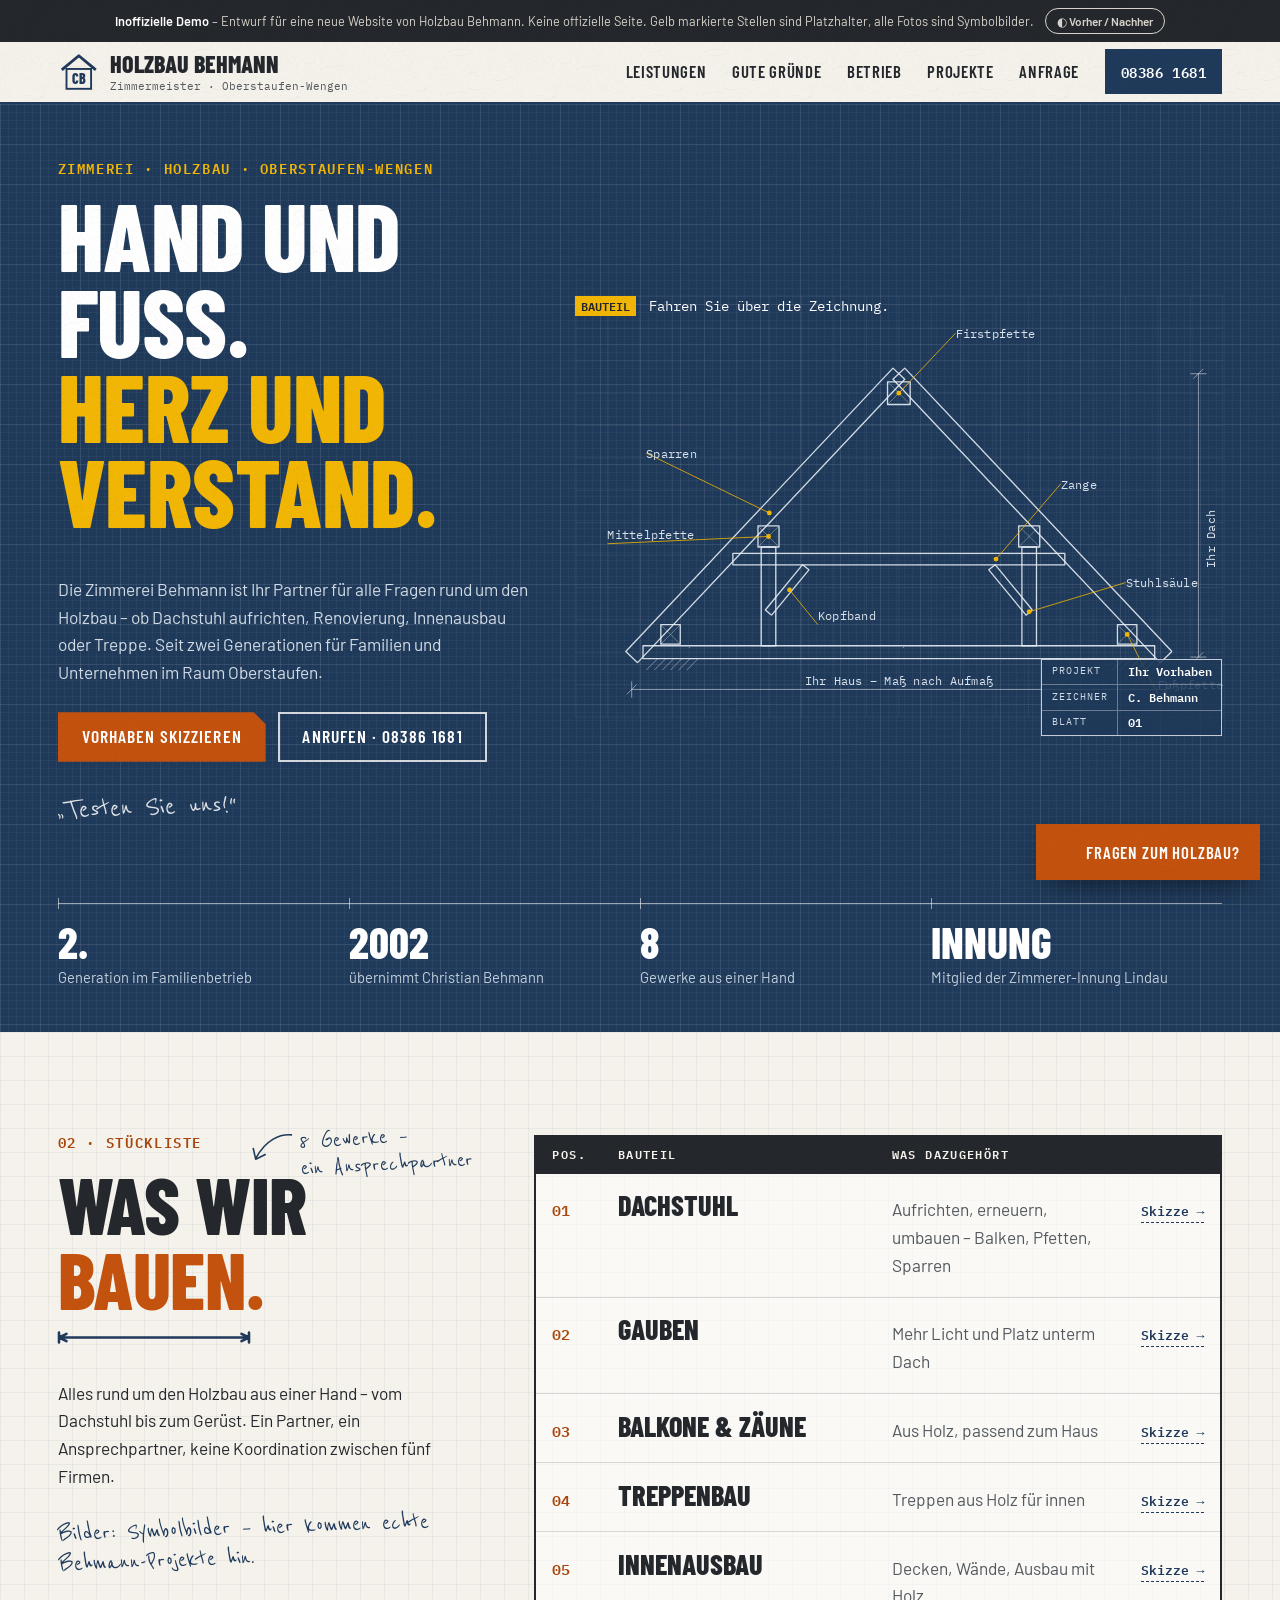
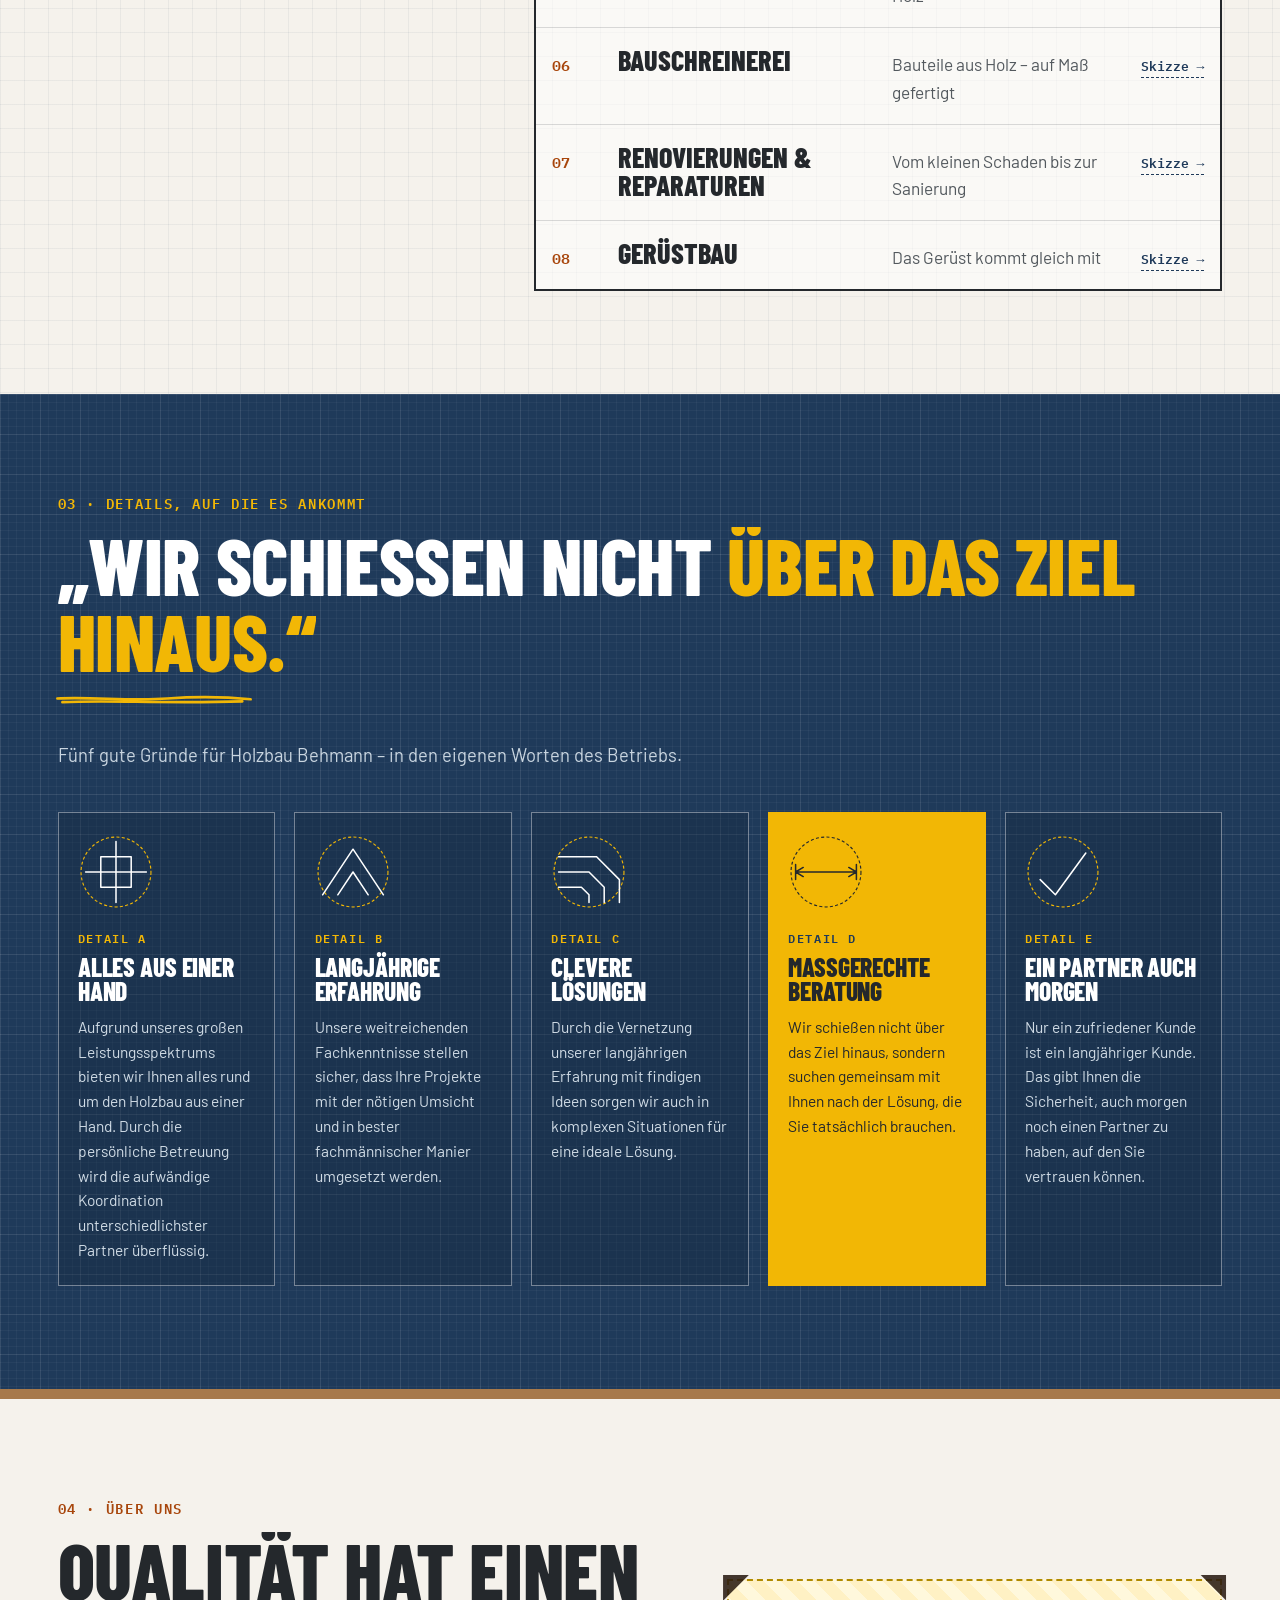
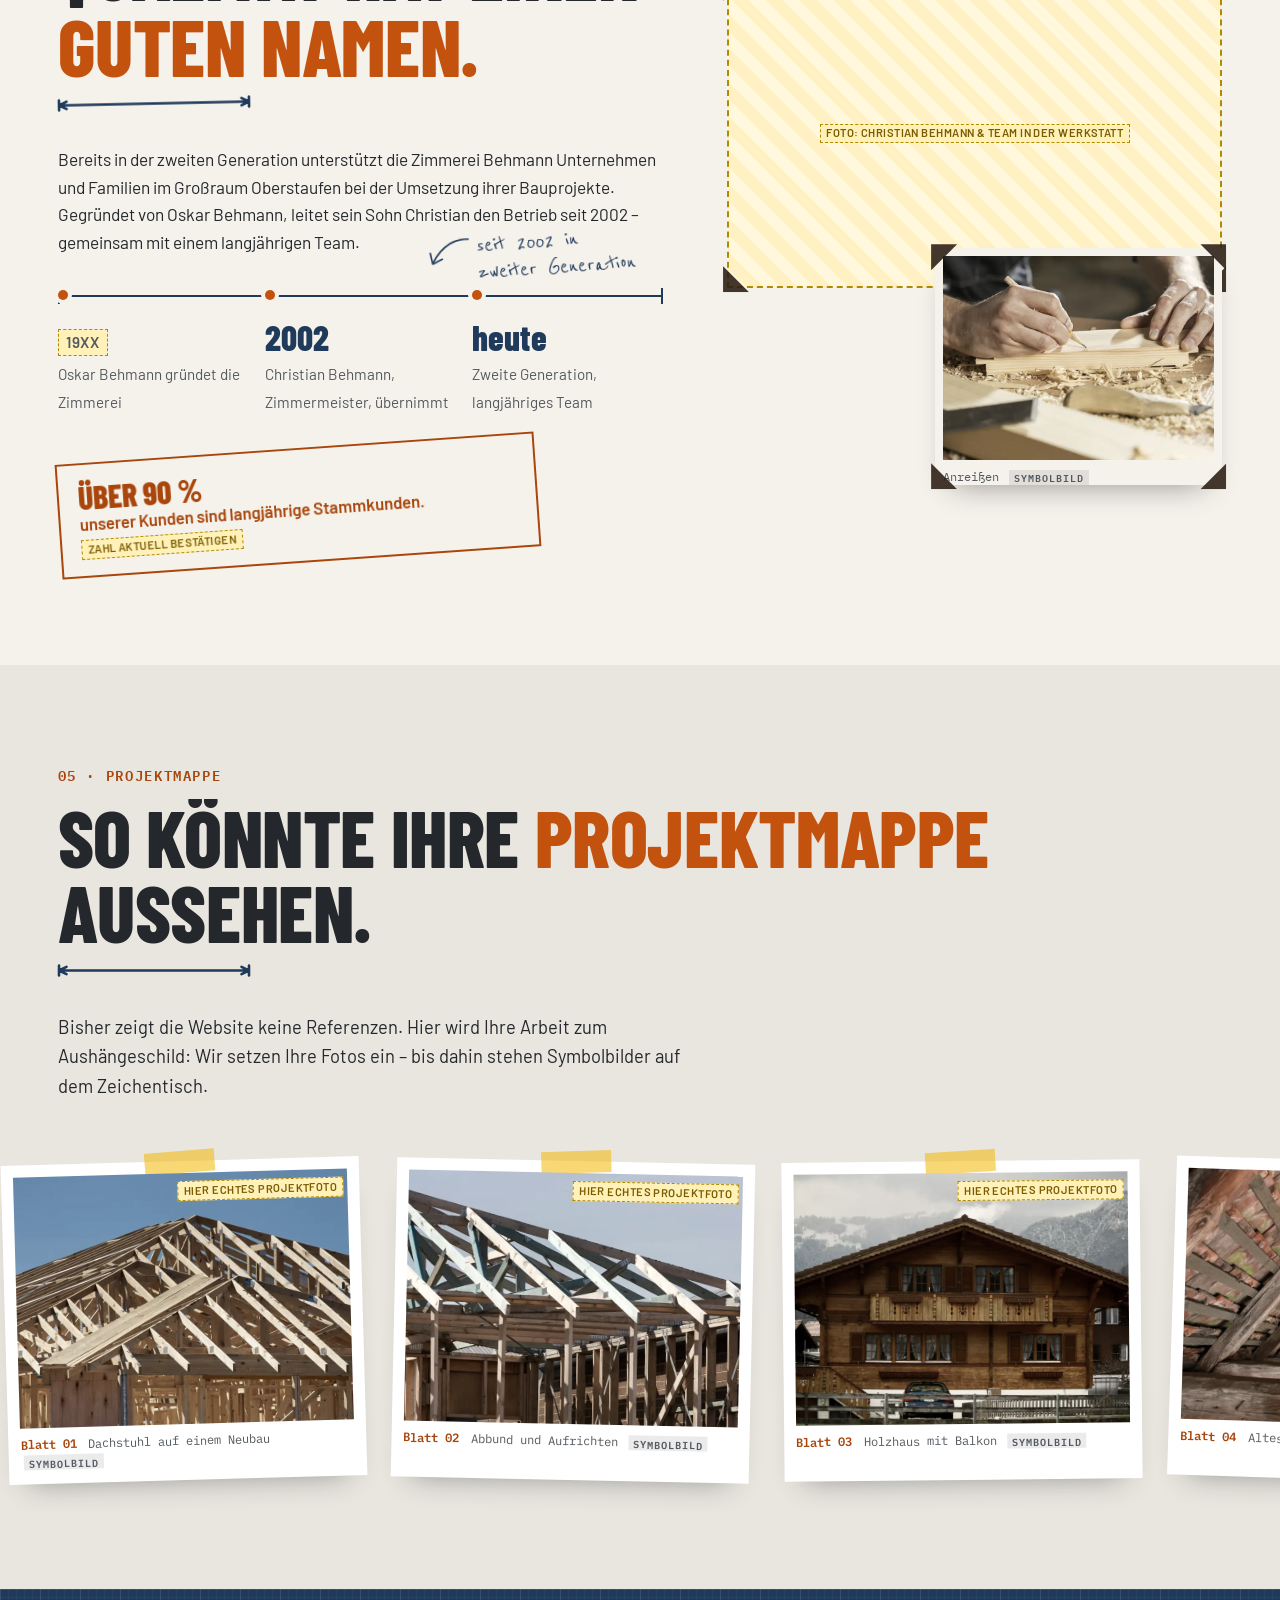
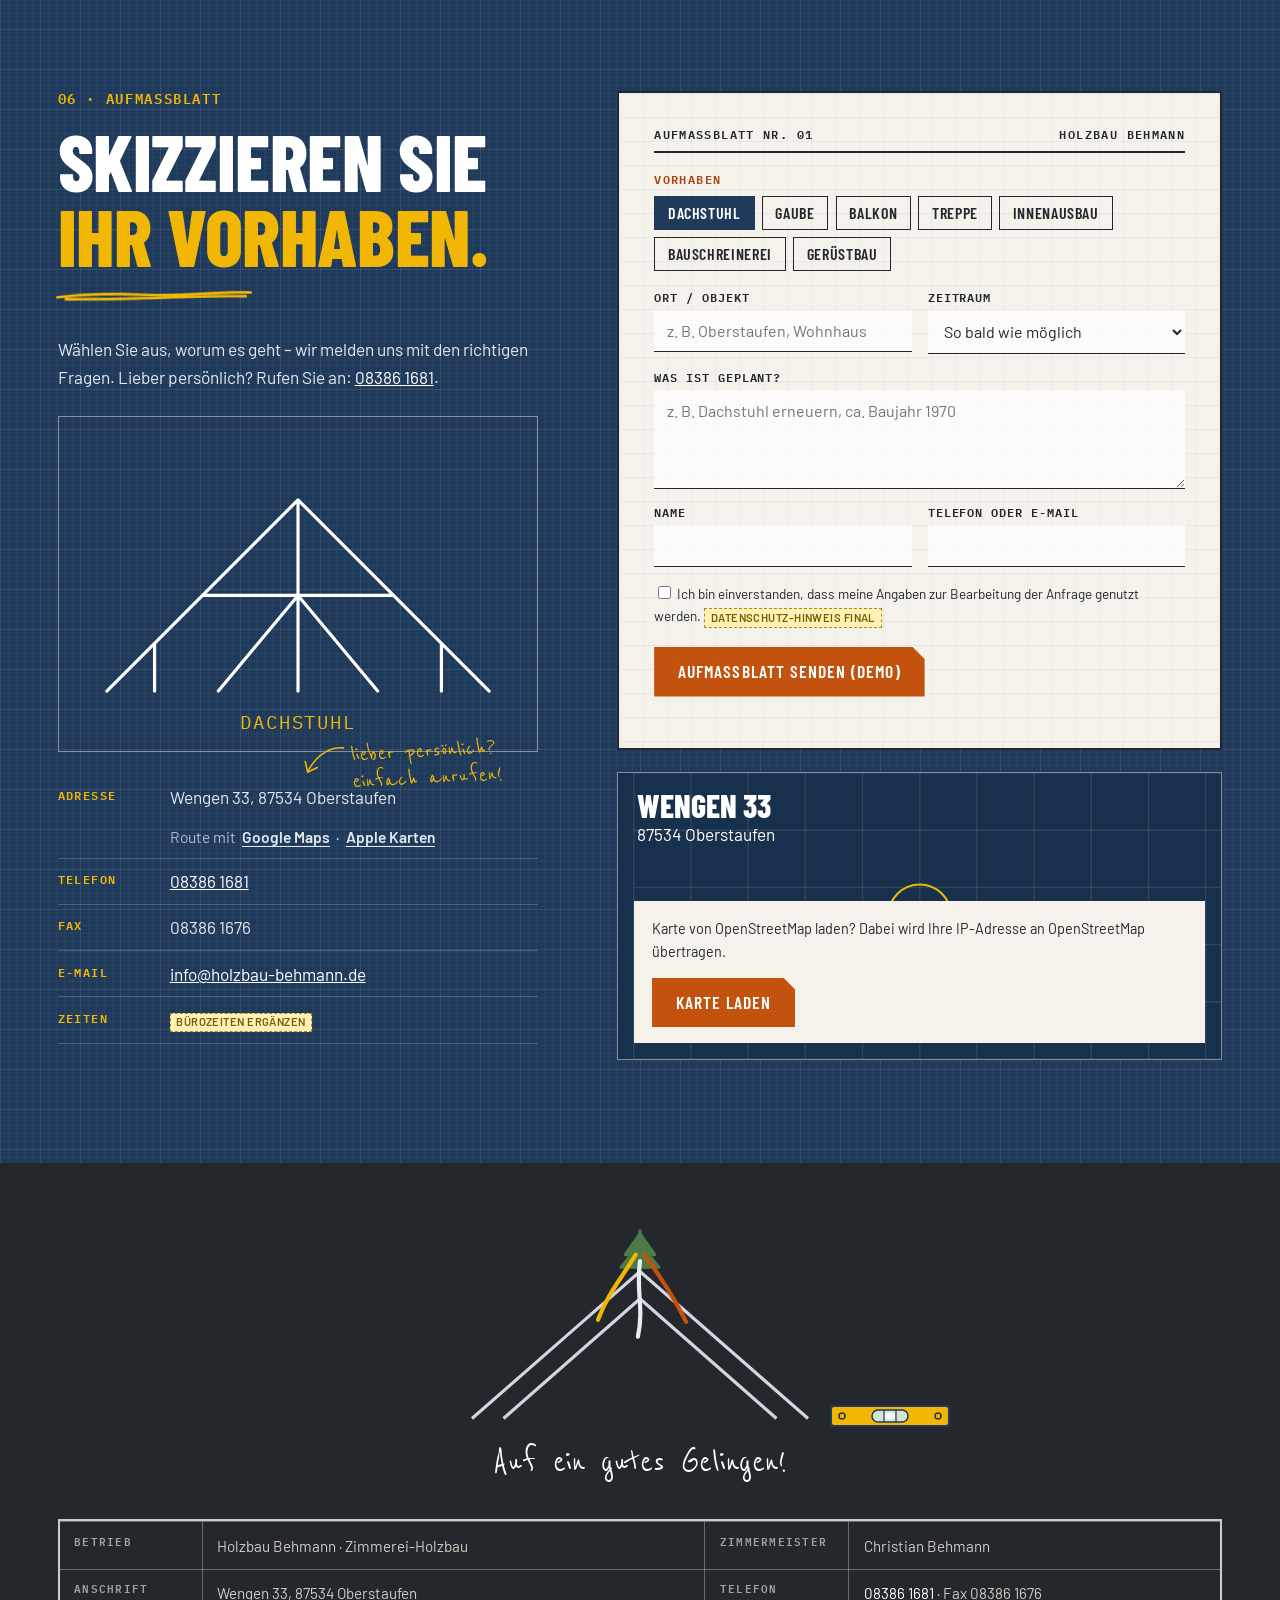
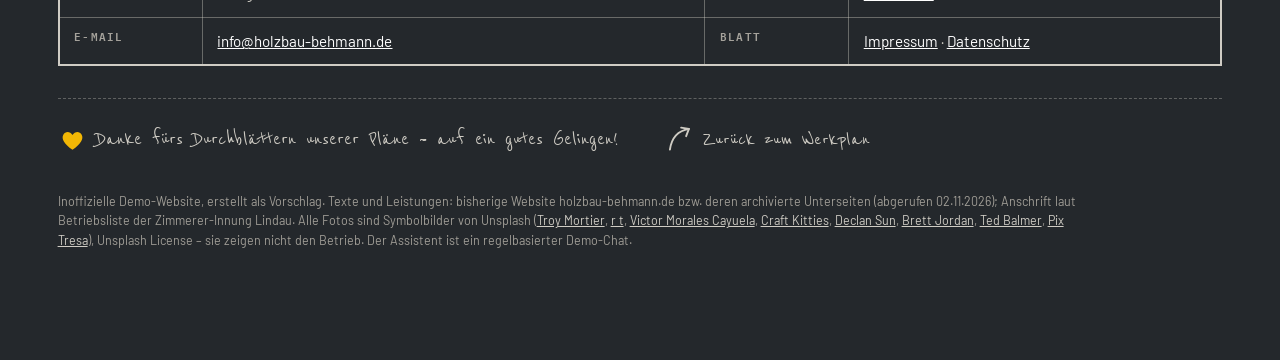
<file: index.html>
<!doctype html>
<html lang="de">
<head>
<meta charset="utf-8">
<meta name="viewport" content="width=device-width, initial-scale=1">
<title>Holzbau Behmann – Zimmerei, Dachstuhl &amp; Treppenbau in Oberstaufen-Wengen (Demo)</title>
<meta name="description" content="Zimmerei Behmann in Oberstaufen-Wengen: Dachstuhl, Gauben, Balkone, Treppen, Innenausbau, Bauschreinerei und Gerüstbau aus einer Hand – in zweiter Generation.">
<meta name="robots" content="noindex, nofollow">
<meta name="theme-color" content="#1f3a5a">
<link rel="icon" href="img/favicon.svg" type="image/svg+xml">
<link rel="preload" href="fonts/barlow-condensed-latin-800-normal.woff2" as="font" type="font/woff2" crossorigin>
<!--plus--><link rel="preload" href="fonts/barlow-latin-400-normal.woff2" as="font" type="font/woff2" crossorigin><!--/plus-->
<link rel="stylesheet" href="css/bundle.css">
<link rel="stylesheet" href="chatbot/chatbot.css" media="print" onload="this.media='all'"><noscript><link rel="stylesheet" href="chatbot/chatbot.css"></noscript>
<!--liebe--><!--/liebe-->

<script>document.documentElement.classList.add('js')</script>
<script>try{if(!matchMedia('(prefers-reduced-motion: reduce)').matches&&!sessionStorage.getItem('demo-intro'))document.documentElement.classList.add('intro-on')}catch(e){}</script>
<script type="application/ld+json">{"@context":"https://schema.org","@type":"HomeAndConstructionBusiness","name":"Holzbau Behmann","description":"Zimmerei, Holzbau, Bauschreinerei, Innenausbau, Treppenbau und Gerüstbau in Oberstaufen-Wengen","address":{"@type":"PostalAddress","streetAddress":"Wengen 33","postalCode":"87534","addressLocality":"Oberstaufen","addressCountry":"DE"},"telephone":"+49 8386 1681","faxNumber":"+49 8386 1676","email":"info@holzbau-behmann.de","founder":{"@type":"Person","name":"Oskar Behmann"},"geo":{"@type":"GeoCoordinates","latitude":47.5561547,"longitude":10.0454279}}</script>
<!--plus--><meta property="og:type" content="website"><meta property="og:locale" content="de_DE"><meta property="og:site_name" content="Holzbau Behmann"><meta property="og:title" content="Holzbau Behmann – Zimmerei, Dachstuhl &amp; Treppenbau in Oberstaufen-Wengen (Demo)"><meta property="og:description" content="Zimmerei Behmann in Oberstaufen-Wengen: Dachstuhl, Gauben, Balkone, Treppen, Innenausbau, Bauschreinerei und Gerüstbau aus einer Hand – in zweiter Generation."><meta property="og:url" content="https://ni1303.github.io/demo-holzbau-behmann/"><meta property="og:image" content="https://ni1303.github.io/demo-holzbau-behmann/img/og.jpg"><meta property="og:image:width" content="1200"><meta property="og:image:height" content="630"><meta property="og:image:alt" content="Holzbau Behmann – Zimmerei in Oberstaufen-Wengen (Demo-Entwurf)"><meta name="twitter:card" content="summary_large_image"><link rel="apple-touch-icon" href="img/apple-touch-icon.png"><meta name="theme-color" content="#1f3a5a"><link rel="stylesheet" href="css/plus.css" media="print" onload="this.media='all'"><noscript></noscript><!--/plus-->
<!--plus--><style>.pl-vn-btn{margin-left:.7rem;padding:.25rem .7rem;border:1px solid currentColor;border-radius:999px;background:transparent;color:inherit;font:inherit;font-size:.92em;font-weight:600;cursor:pointer;white-space:nowrap}</style><!--/plus-->
</head>
<body id="top" data-fx data-cursor>
<svg width="0" height="0" style="position:absolute" aria-hidden="true" focusable="false"><defs>
<filter id="pencil"><feTurbulence type="fractalNoise" baseFrequency="1.4" numOctaves="2" seed="4" result="n"/><feDisplacementMap in="SourceGraphic" in2="n" scale="1.6"/></filter>
</defs></svg>
<div class="intro" data-intro="1500" role="presentation">
  <div class="intro-in">
    <svg class="intro-gable" viewBox="0 0 300 200" aria-hidden="true"><path pathLength="1" d="M20 180 L150 30 L280 180"/><path pathLength="1" d="M60 180 V120 M240 180 V120 M60 180 H240"/><path class="ig-dim" pathLength="1" d="M20 194 H280 M20 188 V200 M280 188 V200"/></svg>
    <p class="intro-cb">CB</p>
    <p class="intro-name">Holzbau Behmann</p>
    <p class="intro-hand">Wengen · Oberstaufen</p>
  </div>
  <button class="intro-skip" type="button">Überspringen</button>
</div>
<div class="blatt-ind" data-chapter-ind aria-hidden="true"><span class="bi-k">Blatt</span><span class="bi-no" data-ch-no>01</span><span class="bi-l" data-ch-label>Start</span></div>
<div class="demo-banner" role="note"><strong>Inoffizielle Demo</strong> – Entwurf für eine neue Website von Holzbau Behmann. Keine offizielle Seite. Gelb markierte Stellen sind Platzhalter, alle Fotos sind Symbolbilder.<!--plus--><button type="button" class="pl-vn-btn" aria-haspopup="dialog"><span aria-hidden="true">◐</span> Vorher / Nachher</button><!--/plus--></div>
<header class="site-header">
  <a class="brand" href="index.html#top"><svg class="logo" viewBox="0 0 44 44" aria-hidden="true"><path d="M4 20 L22 5 L40 20" fill="none" stroke="currentColor" stroke-width="3" stroke-linejoin="round"/><rect x="9" y="19" width="26" height="21" fill="none" stroke="currentColor" stroke-width="2"/><text x="22" y="35" text-anchor="middle" font-family="Barlow Condensed,Arial Narrow,sans-serif" font-weight="800" font-size="15" fill="currentColor">CB</text></svg><span class="brand-t"><b>Holzbau Behmann</b><small>Zimmermeister · Oberstaufen-Wengen</small></span></a>
  <nav class="nav" aria-label="Hauptnavigation">
    <button class="nav-toggle" aria-expanded="false" aria-controls="nav-list"><span class="sr-only">Menü</span><span></span><span></span><span></span></button>
    <ul id="nav-list">
      <li><a href="index.html#leistungen">Leistungen</a></li>
      <li><a href="index.html#gruende">Gute Gründe</a></li>
      <li><a href="index.html#betrieb">Betrieb</a></li>
      <li><a href="index.html#mappe">Projekte</a></li>
      <li><a href="index.html#anfrage">Anfrage</a></li>
      <li class="nav-tel"><a href="tel:+4983861681">08386 1681</a></li>
    </ul>
  </nav>
</header>
<main>
<section class="hero" data-hero data-chapter="Werkplan" data-ch-no="01">
  <div class="wrap hero-grid">
    <div class="hero-text">
      <p class="kicker">Zimmerei · Holzbau · Oberstaufen-Wengen</p>
      <h1 data-split>Hand und Fuß. <em>Herz und Verstand.</em></h1>
      <p class="lead">Die Zimmerei Behmann ist Ihr Partner für alle Fragen rund um den Holzbau – ob Dachstuhl aufrichten, Renovierung, Innenausbau oder Treppe. Seit zwei Generationen für Familien und Unternehmen im Raum Oberstaufen.</p>
      <div class="hero-cta"><a class="btn magnetic" href="#anfrage">Vorhaben skizzieren</a><a class="btn btn-line" href="tel:+4983861681">Anrufen · 08386 1681</a></div>
      <p class="hand note-1">„Testen Sie uns!“</p>
    </div>
    <figure class="plan" aria-label="Zeichnung eines Pfettendachstuhls im Schnitt mit beschrifteten Bauteilen">
      <svg class="plan-svg" viewBox="0 0 800 520" role="img" aria-labelledby="plan-t">
        <title id="plan-t">Werkplan: Pfettendach im Querschnitt</title>
        <g class="grid"><path d="M0 0 V520"/><path d="M40 0 V520"/><path d="M80 0 V520"/><path d="M120 0 V520"/><path d="M160 0 V520"/><path d="M200 0 V520"/><path d="M240 0 V520"/><path d="M280 0 V520"/><path d="M320 0 V520"/><path d="M360 0 V520"/><path d="M400 0 V520"/><path d="M440 0 V520"/><path d="M480 0 V520"/><path d="M520 0 V520"/><path d="M560 0 V520"/><path d="M600 0 V520"/><path d="M640 0 V520"/><path d="M680 0 V520"/><path d="M720 0 V520"/><path d="M760 0 V520"/><path d="M800 0 V520"/><path d="M0 0 H800"/><path d="M0 40 H800"/><path d="M0 80 H800"/><path d="M0 120 H800"/><path d="M0 160 H800"/><path d="M0 200 H800"/><path d="M0 240 H800"/><path d="M0 280 H800"/><path d="M0 320 H800"/><path d="M0 360 H800"/><path d="M0 400 H800"/><path d="M0 440 H800"/><path d="M0 480 H800"/><path d="M0 520 H800"/></g>
        <g class="hatch"><path d="M88 462 L102 448"/><path d="M98 462 L112 448"/><path d="M108 462 L122 448"/><path d="M118 462 L132 448"/><path d="M128 462 L142 448"/><path d="M138 462 L152 448"/><path d="M664 462 L678 448"/><path d="M674 462 L688 448"/><path d="M684 462 L698 448"/><path d="M694 462 L708 448"/><path d="M704 462 L718 448"/><path d="M714 462 L728 448"/></g>
        <g class="truss"><path class="m" style="--i:0" pathLength="1" d="M77.3 452.9 L407.3 102.9 L392.7 89.1 L62.7 439.1Z" data-part="sparren"/>
<path class="m" style="--i:1" pathLength="1" d="M737.3 439.1 L407.3 89.1 L392.7 102.9 L722.7 452.9Z" data-part="sparren"/>
<path class="m" style="--i:2" pathLength="1" d="M386.0 106.0 H414.0 V134.0 H386.0Z" data-part="first"/><path class="m x" style="--i:2" pathLength="1" d="M386.0 106.0 L414.0 134.0 M414.0 106.0 L386.0 134.0"/>
<path class="m" style="--i:3" pathLength="1" d="M226.0 284.0 H252.0 V310.0 H226.0Z" data-part="mittel"/><path class="m x" style="--i:3" pathLength="1" d="M226.0 284.0 L252.0 310.0 M252.0 284.0 L226.0 310.0"/>
<path class="m" style="--i:4" pathLength="1" d="M548.0 284.0 H574.0 V310.0 H548.0Z" data-part="mittel"/><path class="m x" style="--i:4" pathLength="1" d="M548.0 284.0 L574.0 310.0 M574.0 284.0 L548.0 310.0"/>
<path class="m" style="--i:5" pathLength="1" d="M230.0 310.0 L230.0 432.0 L248.0 432.0 L248.0 310.0Z" data-part="saeule"/>
<path class="m" style="--i:6" pathLength="1" d="M552.0 310.0 L552.0 432.0 L570.0 432.0 L570.0 310.0Z" data-part="saeule"/>
<path class="m" style="--i:7" pathLength="1" d="M195.0 332.0 L605.0 332.0 L605.0 318.0 L195.0 318.0Z" data-part="zange"/>
<path class="m" style="--i:8" pathLength="1" d="M242.9 394.2 L288.9 338.2 L281.1 331.8 L235.1 387.8Z" data-part="kopfband"/>
<path class="m" style="--i:9" pathLength="1" d="M564.9 387.8 L518.9 331.8 L511.1 338.2 L557.1 394.2Z" data-part="kopfband"/>
<path class="m" style="--i:10" pathLength="1" d="M84.0 448.0 L716.0 448.0 L716.0 432.0 L84.0 432.0Z" data-part="balken"/>
<path class="m" style="--i:11" pathLength="1" d="M106.0 406.0 H130.0 V430.0 H106.0Z" data-part="fuss"/><path class="m x" style="--i:11" pathLength="1" d="M106.0 406.0 L130.0 430.0 M130.0 406.0 L106.0 430.0"/>
<path class="m" style="--i:12" pathLength="1" d="M670.0 406.0 H694.0 V430.0 H670.0Z" data-part="fuss"/><path class="m x" style="--i:12" pathLength="1" d="M670.0 406.0 L694.0 430.0 M694.0 406.0 L670.0 430.0"/></g>
        <g class="dim"><path d="M70 486 H730 M70 476 V496 M730 476 V496 M64 492 L76 480 M724 492 L736 480"/><text x="400" y="480" text-anchor="middle">Ihr Haus – Maß nach Aufmaß</text>
          <path d="M770 96 V446 M760 96 H780 M760 446 H780 M764 102 L776 90 M764 452 L776 440"/><text x="0" y="0" transform="translate(790 300) rotate(-90)" text-anchor="middle">Ihr Dach</text></g>
        <g class="lbls"><g class="lbl" style="--i:0" data-part="first"><path class="ld" d="M400 120 L470 46"/><circle cx="400" cy="120" r="3"/><text x="470" y="52">Firstpfette</text></g>
<g class="lbl" style="--i:1" data-part="sparren"><path class="ld" d="M240 268 L88 194"/><circle cx="240" cy="268" r="3"/><text x="88" y="200">Sparren</text></g>
<g class="lbl" style="--i:2" data-part="mittel"><path class="ld" d="M239 297 L40 306"/><circle cx="239" cy="297" r="3"/><text x="40" y="300">Mittelpfette</text></g>
<g class="lbl" style="--i:3" data-part="zange"><path class="ld" d="M520 325 L600 232"/><circle cx="520" cy="325" r="3"/><text x="600" y="238">Zange</text></g>
<g class="lbl" style="--i:4" data-part="saeule"><path class="ld" d="M561 390 L680 354"/><circle cx="561" cy="390" r="3"/><text x="680" y="360">Stuhlsäule</text></g>
<g class="lbl" style="--i:5" data-part="kopfband"><path class="ld" d="M265 363 L300 406"/><circle cx="265" cy="363" r="3"/><text x="300" y="400">Kopfband</text></g>
<g class="lbl" style="--i:6" data-part="fuss"><path class="ld" d="M682 418 L720 492"/><circle cx="682" cy="418" r="3"/><text x="720" y="486">Fußpfette</text></g></g>
      </svg>
      <figcaption class="plan-info" aria-live="polite"><span class="pi-k">Bauteil</span> <span data-part-info>Fahren Sie über die Zeichnung.</span></figcaption>
      <div class="schrift" aria-hidden="true"><span>Projekt</span><b>Ihr Vorhaben</b><span>Zeichner</span><b>C. Behmann</b><span>Blatt</span><b>01</b></div>
    </figure>
  </div>
  <ul class="facts wrap" aria-label="Kurz und bündig">
    <li><b>2.</b><span>Generation im Familienbetrieb</span></li>
    <li><b>2002</b><span>übernimmt Christian Behmann</span></li>
    <li><b>8</b><span>Gewerke aus einer Hand</span></li>
    <li><b>Innung</b><span>Mitglied der Zimmerer-Innung Lindau</span></li>
  </ul>
</section>

<section id="leistungen" class="leistungen" data-chapter="Stückliste" data-ch-no="02">
  <div class="wrap l-grid">
    <div class="l-head">
      <p class="kicker">02 · Stückliste</p>
      <h2 data-split>Was wir <em>bauen.</em></h2>
      <p>Alles rund um den Holzbau aus einer Hand – vom Dachstuhl bis zum Gerüst. Ein Partner, ein Ansprechpartner, keine Koordination zwischen fünf Firmen.</p>
      <p class="hand">Bilder: Symbolbilder – hier kommen echte Behmann-Projekte hin.</p>
    </div>
    <div class="tbl-wrap">
      <table class="stk" data-preview-zone>
        <caption class="sr-only">Leistungen von Holzbau Behmann</caption>
        <thead><tr><th scope="col">Pos.</th><th scope="col">Bauteil</th><th scope="col">Was dazugehört</th><th scope="col"><span class="sr-only">Anfrage</span></th></tr></thead>
        <tbody>
      <tr data-preview="img/stock/dachstuhl-800.webp" data-preview-cap="Symbolbild · Dachstuhl im Bau">
        <td class="pos">01</td><th scope="row">Dachstuhl</th><td class="d">Aufrichten, erneuern, umbauen – Balken, Pfetten, Sparren</td><td class="go"><a href="#anfrage" data-sk-go="dach" data-cursor-label="Skizze">Skizze →</a></td>
      </tr>
      <tr data-preview="img/stock/gebaelk-800.webp" data-preview-cap="Symbolbild · Dachgebälk">
        <td class="pos">02</td><th scope="row">Gauben</th><td class="d">Mehr Licht und Platz unterm Dach</td><td class="go"><a href="#anfrage" data-sk-go="gaube" data-cursor-label="Skizze">Skizze →</a></td>
      </tr>
      <tr data-preview="img/stock/holzhaus-800.webp" data-preview-cap="Symbolbild · Holzhaus mit Balkon in den Bergen">
        <td class="pos">03</td><th scope="row">Balkone &amp; Zäune</th><td class="d">Aus Holz, passend zum Haus</td><td class="go"><a href="#anfrage" data-sk-go="balkon" data-cursor-label="Skizze">Skizze →</a></td>
      </tr>
      <tr data-preview="img/stock/treppe-800.webp" data-preview-cap="Symbolbild · Holztreppe">
        <td class="pos">04</td><th scope="row">Treppenbau</th><td class="d">Treppen aus Holz für innen</td><td class="go"><a href="#anfrage" data-sk-go="treppe" data-cursor-label="Skizze">Skizze →</a></td>
      </tr>
      <tr data-preview="img/stock/holzdecke-800.webp" data-preview-cap="Symbolbild · Holzdecke mit Balken">
        <td class="pos">05</td><th scope="row">Innenausbau</th><td class="d">Decken, Wände, Ausbau mit Holz</td><td class="go"><a href="#anfrage" data-sk-go="innen" data-cursor-label="Skizze">Skizze →</a></td>
      </tr>
      <tr data-preview="img/stock/anreissen-800.webp" data-preview-cap="Symbolbild · Anreißen auf einem Holzbrett">
        <td class="pos">06</td><th scope="row">Bauschreinerei</th><td class="d">Bauteile aus Holz – auf Maß gefertigt</td><td class="go"><a href="#anfrage" data-sk-go="schreinerei" data-cursor-label="Skizze">Skizze →</a></td>
      </tr>
      <tr data-preview="img/stock/halle-800.webp" data-preview-cap="Symbolbild · Dachraum mit Holzbalken">
        <td class="pos">07</td><th scope="row">Renovierungen &amp; Reparaturen</th><td class="d">Vom kleinen Schaden bis zur Sanierung</td><td class="go"><a href="#anfrage" data-sk-go="dach" data-cursor-label="Skizze">Skizze →</a></td>
      </tr>
      <tr data-preview="img/stock/geruest-800.webp" data-preview-cap="Symbolbild · Haus mit Baugerüst">
        <td class="pos">08</td><th scope="row">Gerüstbau</th><td class="d">Das Gerüst kommt gleich mit</td><td class="go"><a href="#anfrage" data-sk-go="geruest" data-cursor-label="Skizze">Skizze →</a></td>
      </tr>
        </tbody>
      </table>
    </div>
  </div>
</section>

<section id="gruende" class="gruende" data-chapter="Details" data-ch-no="03">
  <div class="wrap">
    <p class="kicker k-light">03 · Details, auf die es ankommt</p>
    <h2 data-split>„Wir schießen nicht <em>über das Ziel hinaus.“</em></h2>
    <p class="intro-p">Fünf gute Gründe für Holzbau Behmann – in den eigenen Worten des Betriebs.</p>
  </div>
  <div class="wrap details">
    <article class="detail" data-reveal style="transition-delay:0.00s">
      <svg class="det-svg" viewBox="0 0 100 100" aria-hidden="true"><circle cx="50" cy="50" r="46"/><path d="M10 50 H90 M50 10 V90 M30 30 H70 V70 H30Z"/></svg>
      <p class="det-k">Detail A</p><h3>Alles aus einer Hand</h3><p>Aufgrund unseres großen Leistungsspektrums bieten wir Ihnen alles rund um den Holzbau aus einer Hand. Durch die persönliche Betreuung wird die aufwändige Koordination unterschiedlichster Partner überflüssig.</p>
    </article>
    <article class="detail" data-reveal style="transition-delay:0.08s">
      <svg class="det-svg" viewBox="0 0 100 100" aria-hidden="true"><circle cx="50" cy="50" r="46"/><path d="M10 80 L50 20 L90 80 M30 80 L50 50 L70 80"/></svg>
      <p class="det-k">Detail B</p><h3>Langjährige Erfahrung</h3><p>Unsere weitreichenden Fachkenntnisse stellen sicher, dass Ihre Projekte mit der nötigen Umsicht und in bester fachmännischer Manier umgesetzt werden.</p>
    </article>
    <article class="detail" data-reveal style="transition-delay:0.16s">
      <svg class="det-svg" viewBox="0 0 100 100" aria-hidden="true"><circle cx="50" cy="50" r="46"/><path d="M10 30 H60 L90 60 V90 M10 50 H50 L70 70 V90 M10 70 H40 L50 80 V90"/></svg>
      <p class="det-k">Detail C</p><h3>Clevere Lösungen</h3><p>Durch die Vernetzung unserer langjährigen Erfahrung mit findigen Ideen sorgen wir auch in komplexen Situationen für eine ideale Lösung.</p>
    </article>
    <article class="detail" data-reveal style="transition-delay:0.24s">
      <svg class="det-svg" viewBox="0 0 100 100" aria-hidden="true"><circle cx="50" cy="50" r="46"/><path d="M10 50 H90 M10 40 V60 M90 40 V60 M20 44 L10 50 L20 56 M80 44 L90 50 L80 56"/></svg>
      <p class="det-k">Detail D</p><h3>Maßgerechte Beratung</h3><p>Wir schießen nicht über das Ziel hinaus, sondern suchen gemeinsam mit Ihnen nach der Lösung, die Sie tatsächlich brauchen.</p>
    </article>
    <article class="detail" data-reveal style="transition-delay:0.32s">
      <svg class="det-svg" viewBox="0 0 100 100" aria-hidden="true"><circle cx="50" cy="50" r="46"/><path d="M20 60 L40 80 L80 25"/></svg>
      <p class="det-k">Detail E</p><h3>Ein Partner auch morgen</h3><p>Nur ein zufriedener Kunde ist ein langjähriger Kunde. Das gibt Ihnen die Sicherheit, auch morgen noch einen Partner zu haben, auf den Sie vertrauen können.</p>
    </article>
  </div>
</section>

<section id="betrieb" class="betrieb" data-chapter="Zwei Generationen" data-ch-no="04">
  <div class="wrap b-grid">
    <div class="b-text">
      <p class="kicker">04 · Über uns</p>
      <h2 data-split>Qualität hat einen <em>guten Namen.</em></h2>
      <p>Bereits in der zweiten Generation unterstützt die Zimmerei Behmann Unternehmen und Familien im Großraum Oberstaufen bei der Umsetzung ihrer Bauprojekte. Gegründet von Oskar Behmann, leitet sein Sohn Christian den Betrieb seit 2002 – gemeinsam mit einem langjährigen Team.</p>
      <div class="zeitachse" aria-label="Zeitachse">
        <div class="za-line" data-draw></div>
        <div class="za-pt"><b><span class="ph">19xx</span></b><span>Oskar Behmann gründet die Zimmerei</span></div>
        <div class="za-pt"><b>2002</b><span>Christian Behmann, Zimmermeister, übernimmt</span></div>
        <div class="za-pt"><b>heute</b><span>Zweite Generation, langjähriges Team</span></div>
      </div>
      <blockquote class="stamm" data-stamp style="--rot:-4deg"><b>über 90 %</b> unserer Kunden sind langjährige Stammkunden. <span class="ph">Zahl aktuell bestätigen</span></blockquote>
    </div>
    <div class="b-photos">
      <figure class="b-ph main-ph"><div class="ph-photo"><span class="ph">Foto: Christian Behmann &amp; Team in der Werkstatt</span></div></figure>
      <figure class="b-ph" data-clip style="--clip-bg:#f5f2ec"><img class="stock" src="img/stock/anreissen.webp" srcset="img/stock/anreissen-800.webp 900w, img/stock/anreissen.webp 1600w" sizes="(min-width:900px) 24vw, 60vw" alt="Hände reißen mit Bleistift auf einem Holzbrett an" width="1600" height="1067" loading="lazy" decoding="async"><figcaption>Anreißen <span class="sym">Symbolbild</span></figcaption></figure>
    </div>
  </div>
</section>

<section id="mappe" class="mappe" data-chapter="Projektmappe" data-ch-no="05">
  <div class="wrap">
    <p class="kicker">05 · Projektmappe</p>
    <h2 data-split>So könnte Ihre <em>Projektmappe</em> aussehen.</h2>
    <p class="intro-p">Bisher zeigt die Website keine Referenzen. Hier wird Ihre Arbeit zum Aushängeschild: Wir setzen Ihre Fotos ein – bis dahin stehen Symbolbilder auf dem Zeichentisch.</p>
  </div>
  <div class="mappe-row" data-drag tabindex="0" aria-label="Projektmappe, seitlich scrollen">
      <figure class="sheet" style="--r:-1.6deg"><a href="img/stock/rohbau.webp" data-lightbox="mappe" data-caption="Symbolbild · Dachstuhl auf einem Neubau" data-cursor-label="Ansehen"><img class="stock" src="img/stock/rohbau.webp" srcset="img/stock/rohbau-800.webp 900w, img/stock/rohbau.webp 1600w" sizes="(min-width:900px) 30vw, 80vw" alt="Dachstuhl auf einem Neubau (Symbolbild)" width="1600" height="1067" loading="lazy" decoding="async"></a>
        <figcaption><span class="sh-no">Blatt 01</span> Dachstuhl auf einem Neubau <span class="sym">Symbolbild</span></figcaption><span class="ph pin">Hier echtes Projektfoto</span></figure>
      <figure class="sheet" style="--r:1.2deg"><a href="img/stock/dachstuhl.webp" data-lightbox="mappe" data-caption="Symbolbild · Abbund und Aufrichten" data-cursor-label="Ansehen"><img class="stock" src="img/stock/dachstuhl.webp" srcset="img/stock/dachstuhl-800.webp 900w, img/stock/dachstuhl.webp 1600w" sizes="(min-width:900px) 30vw, 80vw" alt="Abbund und Aufrichten (Symbolbild)" width="1600" height="1067" loading="lazy" decoding="async"></a>
        <figcaption><span class="sh-no">Blatt 02</span> Abbund und Aufrichten <span class="sym">Symbolbild</span></figcaption><span class="ph pin">Hier echtes Projektfoto</span></figure>
      <figure class="sheet" style="--r:-0.6deg"><a href="img/stock/holzhaus.webp" data-lightbox="mappe" data-caption="Symbolbild · Holzhaus mit Balkon" data-cursor-label="Ansehen"><img class="stock" src="img/stock/holzhaus.webp" srcset="img/stock/holzhaus-800.webp 900w, img/stock/holzhaus.webp 1600w" sizes="(min-width:900px) 30vw, 80vw" alt="Holzhaus mit Balkon (Symbolbild)" width="1600" height="1067" loading="lazy" decoding="async"></a>
        <figcaption><span class="sh-no">Blatt 03</span> Holzhaus mit Balkon <span class="sym">Symbolbild</span></figcaption><span class="ph pin">Hier echtes Projektfoto</span></figure>
      <figure class="sheet" style="--r:1.8deg"><a href="img/stock/gebaelk.webp" data-lightbox="mappe" data-caption="Symbolbild · Altes Gebälk" data-cursor-label="Ansehen"><img class="stock" src="img/stock/gebaelk.webp" srcset="img/stock/gebaelk-800.webp 900w, img/stock/gebaelk.webp 1600w" sizes="(min-width:900px) 30vw, 80vw" alt="Altes Gebälk (Symbolbild)" width="1600" height="1067" loading="lazy" decoding="async"></a>
        <figcaption><span class="sh-no">Blatt 04</span> Altes Gebälk <span class="sym">Symbolbild</span></figcaption><span class="ph pin">Hier echtes Projektfoto</span></figure>
      <figure class="sheet" style="--r:-1.2deg"><a href="img/stock/holzdecke.webp" data-lightbox="mappe" data-caption="Symbolbild · Sichtbare Holzdecke" data-cursor-label="Ansehen"><img class="stock" src="img/stock/holzdecke.webp" srcset="img/stock/holzdecke-800.webp 900w, img/stock/holzdecke.webp 1600w" sizes="(min-width:900px) 30vw, 80vw" alt="Sichtbare Holzdecke (Symbolbild)" width="1600" height="1415" loading="lazy" decoding="async"></a>
        <figcaption><span class="sh-no">Blatt 05</span> Sichtbare Holzdecke <span class="sym">Symbolbild</span></figcaption><span class="ph pin">Hier echtes Projektfoto</span></figure>
      <figure class="sheet" style="--r:0.8deg"><a href="img/stock/treppe.webp" data-lightbox="mappe" data-caption="Symbolbild · Holztreppe" data-cursor-label="Ansehen"><img class="stock" src="img/stock/treppe.webp" srcset="img/stock/treppe-800.webp 600w, img/stock/treppe.webp 1067w" sizes="(min-width:900px) 30vw, 80vw" alt="Holztreppe (Symbolbild)" width="1067" height="1600" loading="lazy" decoding="async"></a>
        <figcaption><span class="sh-no">Blatt 06</span> Holztreppe <span class="sym">Symbolbild</span></figcaption><span class="ph pin">Hier echtes Projektfoto</span></figure>
      <figure class="sheet" style="--r:-1.8deg"><a href="img/stock/halle.webp" data-lightbox="mappe" data-caption="Symbolbild · Ausgebauter Dachraum" data-cursor-label="Ansehen"><img class="stock" src="img/stock/halle.webp" srcset="img/stock/halle-800.webp 900w, img/stock/halle.webp 1600w" sizes="(min-width:900px) 30vw, 80vw" alt="Ausgebauter Dachraum (Symbolbild)" width="1600" height="1067" loading="lazy" decoding="async"></a>
        <figcaption><span class="sh-no">Blatt 07</span> Ausgebauter Dachraum <span class="sym">Symbolbild</span></figcaption><span class="ph pin">Hier echtes Projektfoto</span></figure>
      <figure class="sheet" style="--r:1.4deg"><a href="img/stock/geruest.webp" data-lightbox="mappe" data-caption="Symbolbild · Gerüst am Haus" data-cursor-label="Ansehen"><img class="stock" src="img/stock/geruest.webp" srcset="img/stock/geruest-800.webp 900w, img/stock/geruest.webp 1600w" sizes="(min-width:900px) 30vw, 80vw" alt="Gerüst am Haus (Symbolbild)" width="1600" height="1200" loading="lazy" decoding="async"></a>
        <figcaption><span class="sh-no">Blatt 08</span> Gerüst am Haus <span class="sym">Symbolbild</span></figcaption><span class="ph pin">Hier echtes Projektfoto</span></figure>
  </div>
</section>

<section id="anfrage" class="anfrage" data-chapter="Anfrage" data-ch-no="06">
  <div class="wrap an-grid">
    <div class="an-text">
      <p class="kicker k-light">06 · Aufmaßblatt</p>
      <h2 data-split>Skizzieren Sie <em>Ihr Vorhaben.</em></h2>
      <p>Wählen Sie aus, worum es geht – wir melden uns mit den richtigen Fragen. Lieber persönlich? Rufen Sie an: <a href="tel:+4983861681">08386 1681</a>.</p>
      <div class="sketch" aria-hidden="true"><svg viewBox="0 0 300 210"><g class="sk" data-sk="dach"><path pathLength="1" d="M30 172 L150 52 L270 172 M60 172 L60 142 M240 172 L240 142 M150 52 L150 172 M90 112 L210 112 M100 172 L150 112 L200 172"/><text x="150" y="196">Dachstuhl</text></g>
<g class="sk" data-sk="gaube"><path pathLength="1" d="M20 180 L170 40 L280 150 M80 124 L80 92 L170 92 L170 136 M80 92 L125 70 L170 92 M98 110 H152 V132 H98Z M125 110 V132"/><text x="150" y="196">Gaube</text></g>
<g class="sk" data-sk="balkon"><path pathLength="1" d="M40 30 V180 M40 120 H250 M40 132 H250 M60 120 V70 M60 70 H250 M250 70 V132 M85 70 V120 M110 70 V120 M135 70 V120 M160 70 V120 M185 70 V120 M210 70 V120 M235 70 V120 M60 132 L40 170"/><text x="150" y="196">Balkon</text></g>
<g class="sk" data-sk="treppe"><path pathLength="1" d="M40 175 H80 V150 H110 V125 H140 V100 H170 V75 H200 V50 H250 M40 175 L250 40 M60 175 L250 58 M80 150 V110 M140 100 V60 M200 50 V20 M80 110 L200 20"/><text x="150" y="196">Treppe</text></g>
<g class="sk" data-sk="innen"><path pathLength="1" d="M30 40 H270 V180 H30Z M30 40 L80 70 H220 L270 40 M80 70 V180 M220 70 V180 M100 70 V180 M120 70 V180 M140 70 V180 M160 70 V180 M180 70 V180 M200 70 V180"/><text x="150" y="196">Innenausbau</text></g>
<g class="sk" data-sk="schreinerei"><path pathLength="1" d="M90 30 H210 V180 H90Z M104 44 H196 V166 H104Z M150 44 V166 M104 105 H196 M186 112 V128 M60 180 H240"/><text x="150" y="196">Bauschreinerei</text></g>
<g class="sk" data-sk="geruest"><path pathLength="1" d="M60 180 V30 M140 180 V30 M220 180 V30 M60 60 H220 M60 100 H220 M60 140 H220 M60 180 H220 M60 60 L140 100 M140 100 L220 140 M60 140 L140 180 M240 30 V180 M240 30 H220"/><text x="150" y="196">Gerüstbau</text></g></svg></div>
      <dl class="clist">
        <div><dt>Adresse</dt><dd>Wengen 33, 87534 Oberstaufen</dd></div>
        <div><dt>Telefon</dt><dd><a href="tel:+4983861681">08386 1681</a></dd></div>
        <div><dt>Fax</dt><dd>08386 1676</dd></div>
        <div><dt>E-Mail</dt><dd><a href="mailto:info@holzbau-behmann.de">info@holzbau-behmann.de</a></dd></div>
        <div><dt>Zeiten</dt><dd><span class="ph">Bürozeiten ergänzen</span></dd></div>
      </dl>
    </div>
    <div class="an-right">
    <form class="an-form" data-demo-form="Demo: Ihre Anfrage würde jetzt an Holzbau Behmann gehen. Es wurde nichts gesendet." novalidate>
      <p class="form-head"><span>Aufmaßblatt Nr. 01</span><span>Holzbau Behmann</span></p>
      <fieldset class="seg"><legend>Vorhaben</legend>
        <label><input type="radio" name="art" value="Dachstuhl" data-sk-pick="dach" checked required><span>Dachstuhl</span></label>
        <label><input type="radio" name="art" value="Gaube" data-sk-pick="gaube"><span>Gaube</span></label>
        <label><input type="radio" name="art" value="Balkon" data-sk-pick="balkon"><span>Balkon</span></label>
        <label><input type="radio" name="art" value="Treppe" data-sk-pick="treppe"><span>Treppe</span></label>
        <label><input type="radio" name="art" value="Innenausbau" data-sk-pick="innen"><span>Innenausbau</span></label>
        <label><input type="radio" name="art" value="Bauschreinerei" data-sk-pick="schreinerei"><span>Bauschreinerei</span></label>
        <label><input type="radio" name="art" value="Gerüstbau" data-sk-pick="geruest"><span>Gerüstbau</span></label>
      </fieldset>
      <div class="two"><label class="fld">Ort / Objekt<input name="ort" placeholder="z. B. Oberstaufen, Wohnhaus"></label>
        <label class="fld">Zeitraum<select name="zeit"><option>So bald wie möglich</option><option>In den nächsten Monaten</option><option>Nächstes Jahr</option><option>Noch offen</option></select></label></div>
      <label class="fld">Was ist geplant?<textarea name="text" rows="4" required placeholder="z. B. Dachstuhl erneuern, ca. Baujahr 1970"></textarea></label>
      <div class="two"><label class="fld">Name<input name="name" required autocomplete="name"></label><label class="fld">Telefon oder E-Mail<input name="kontakt" required></label></div>
      <label class="chk"><input type="checkbox" required> Ich bin einverstanden, dass meine Angaben zur Bearbeitung der Anfrage genutzt werden. <span class="ph">Datenschutz-Hinweis final</span></label>
      <button class="btn magnetic" type="submit">Aufmaßblatt senden (Demo)</button>
      <p class="form-msg" role="status"></p>
    </form>
    <div class="map" id="map" data-coords="47.5561547,10.0454279" data-title="Karte: Holzbau Behmann, Wengen 33, Oberstaufen">
      <div class="map-placeholder"><svg viewBox="0 0 400 200" aria-hidden="true"><g class="grid"><path d="M0 0 V520"/><path d="M40 0 V520"/><path d="M80 0 V520"/><path d="M120 0 V520"/><path d="M160 0 V520"/><path d="M200 0 V520"/><path d="M240 0 V520"/><path d="M280 0 V520"/><path d="M320 0 V520"/><path d="M360 0 V520"/><path d="M400 0 V520"/><path d="M440 0 V520"/><path d="M480 0 V520"/><path d="M520 0 V520"/><path d="M560 0 V520"/><path d="M600 0 V520"/><path d="M640 0 V520"/><path d="M680 0 V520"/><path d="M720 0 V520"/><path d="M760 0 V520"/><path d="M800 0 V520"/><path d="M0 0 H800"/><path d="M0 40 H800"/><path d="M0 80 H800"/><path d="M0 120 H800"/><path d="M0 160 H800"/><path d="M0 200 H800"/><path d="M0 240 H800"/><path d="M0 280 H800"/><path d="M0 320 H800"/><path d="M0 360 H800"/><path d="M0 400 H800"/><path d="M0 440 H800"/><path d="M0 480 H800"/><path d="M0 520 H800"/></g><circle cx="200" cy="100" r="7"/><circle cx="200" cy="100" r="22" class="ring"/></svg><div><strong>Wengen 33</strong>87534 Oberstaufen</div></div>
      <div class="map-consent"><p>Karte von OpenStreetMap laden? Dabei wird Ihre IP-Adresse an OpenStreetMap übertragen.</p><button class="btn" type="button" data-map-load="map">Karte laden</button></div>
    </div>
    </div>
  </div>
</section>
</main>
<footer class="footer">
  <div class="wrap">
    <div class="richt">
      <svg viewBox="0 0 400 200" aria-hidden="true"><path class="rf-roof" d="M40 190 L200 50 L360 190"/><path class="rf-roof" d="M70 190 L200 76 L330 190"/>
        <path class="rf-tree" d="M200 50 V10 M200 14 L186 34 H214Z M200 24 L182 46 H218Z"/>
        <path class="rf-band b1" d="M196 34 C 180 60, 170 70, 160 96"/><path class="rf-band b2" d="M204 34 C 222 58, 232 74, 244 98"/><path class="rf-band b3" d="M200 40 C 196 70, 204 84, 198 112"/></svg>
      <p class="richt-t" aria-hidden="true">Auf ein gutes Gelingen!</p>
    </div>
    <table class="schriftfeld">
      <caption class="sr-only">Kontakt</caption>
      <tr><th>Betrieb</th><td>Holzbau Behmann · Zimmerei-Holzbau</td><th>Zimmermeister</th><td>Christian Behmann</td></tr>
      <tr><th>Anschrift</th><td>Wengen 33, 87534 Oberstaufen</td><th>Telefon</th><td><a href="tel:+4983861681">08386 1681</a> · Fax 08386 1676</td></tr>
      <tr><th>E-Mail</th><td><a href="mailto:info@holzbau-behmann.de">info@holzbau-behmann.de</a></td><th>Blatt</th><td><a href="impressum.html">Impressum</a> · <a href="datenschutz.html">Datenschutz</a></td></tr>
    </table>
    <p class="small">Inoffizielle Demo-Website, erstellt als Vorschlag. Texte und Leistungen: bisherige Website holzbau-behmann.de bzw. deren archivierte Unterseiten (abgerufen 02.11.2026); Anschrift laut Betriebsliste der Zimmerer-Innung Lindau. Alle Fotos sind Symbolbilder von Unsplash (<a href="https://unsplash.com/photos/ein-haus-im-bau-mit-holzrahmen-kkdfOe0iRu8?utm_source=demo&amp;utm_medium=referral" target="_blank" rel="noopener">Troy Mortier</a>, <a href="https://unsplash.com/photos/braune-holztreppe-mit-weissem-holzgelander-DG1V-Cor1Es?utm_source=demo&amp;utm_medium=referral" target="_blank" rel="noopener">r t</a>, <a href="https://unsplash.com/photos/holztrager-des-decks-die-dreieckige-muster-bilden-l6VeUE-e914?utm_source=demo&amp;utm_medium=referral" target="_blank" rel="noopener">Victor Morales Cayuela</a>, <a href="https://unsplash.com/photos/person-markiert-holztafel-mit-bleistift-GfYA6q5ESLI?utm_source=demo&amp;utm_medium=referral" target="_blank" rel="noopener">Craft Kitties</a>, <a href="https://unsplash.com/photos/blick-auf-eine-holzdecke-mit-balken-rgdVX7MSKx0?utm_source=demo&amp;utm_medium=referral" target="_blank" rel="noopener">Declan Sun</a>, <a href="https://unsplash.com/photos/braun-weisses-betongebaude-OvqY7ZZIhr0?utm_source=demo&amp;utm_medium=referral" target="_blank" rel="noopener">Brett Jordan</a>, <a href="https://unsplash.com/photos/ein-auto-das-vor-einem-holzhaus-geparkt-ist-Inoddy5UPIg?utm_source=demo&amp;utm_medium=referral" target="_blank" rel="noopener">Ted Balmer</a>, <a href="https://unsplash.com/photos/ein-grosser-raum-mit-holzboden-und-balken-CvuAuZGAYQ4?utm_source=demo&amp;utm_medium=referral" target="_blank" rel="noopener">Pix Tresa</a>), Unsplash License – sie zeigen nicht den Betrieb. Der Assistent ist ein regelbasierter Demo-Chat.</p>
  </div>
</footer>
<nav class="mobile-bar" aria-label="Schnellzugriff"><a href="#anfrage">Anfrage</a><a href="tel:+4983861681">Anrufen · 08386 1681</a></nav>
<script>window.PART_INFO={"first": "Firstpfette – trägt die Sparren ganz oben am First.", "sparren": "Sparren – die schrägen Hölzer, auf denen später das Dach liegt.", "mittel": "Mittelpfette – stützt die Sparren in der Mitte.", "zange": "Zange – verbindet und hält das Ganze zusammen.", "saeule": "Stuhlsäule – leitet die Last nach unten ab.", "kopfband": "Kopfband – steift den Dachstuhl aus.", "fuss": "Fußpfette – hier liegt der Dachstuhl auf der Wand auf.", "balken": "Deckenbalken – die Basis für Ihr Dachgeschoss."}</script>
<script src="js/base.js" defer></script>
<script src="js/fx.js" defer></script>
<script src="js/main.js" defer></script>
<script src="js/premium.js" defer></script>
<script src="chatbot/chatbot.js" data-kb="chatbot/kb.json" defer></script>
<!--liebe--><script type="application/json" id="liebe-cfg">{"underline": [{"sel": ".l-head h2, .betrieb h2, .mappe h2", "style": "measure"}, {"sel": ".gruende h2, .anfrage h2", "style": "chalk", "color": "#f2b705"}], "notes": [{"at": ".l-head", "text": "8 Gewerke – ein Ansprechpartner", "arrow": "dl", "rot": -3, "m": "inline", "css": {"right": "-1rem", "top": "-.6rem"}}, {"at": ".zeitachse", "text": "seit 2002 in zweiter Generation", "arrow": "dl", "rot": -4, "css": {"right": "0", "top": "-4.2rem"}}, {"at": ".an-text .clist", "text": "lieber persönlich? einfach anrufen!", "arrow": "dl", "rot": -3, "m": "inline", "css": {"right": "0", "top": "-2.4rem"}}], "frames": [{"sel": ".b-photos .b-ph", "kind": "corners"}], "squish": ".btn, .mobile-bar a", "burst": {"sel": ".btn, a[href^='tel:'], .mobile-bar a", "shapes": ["shaving", "shaving", "star"], "colors": ["#c99a5b", "#e2bf86", "#f2b705", "#1f3a5a"], "n": 8}, "egg": {"at": ".footer .richt", "type": "level", "label": "Wasserwaage", "hint": "Ist alles im Lot?", "svg": "<svg width='120' height='28' viewBox='0 0 120 28' aria-hidden='true'><rect x='1' y='4' width='118' height='20' rx='3' fill='#f2b705' stroke='#1f3a5a' stroke-width='2'/><rect x='42' y='8' width='36' height='12' rx='6' fill='#cfe6d2' stroke='#1f3a5a' stroke-width='1.5'/><line x1='54' y1='8' x2='54' y2='20' stroke='#1f3a5a' stroke-width='1.2'/><line x1='66' y1='8' x2='66' y2='20' stroke='#1f3a5a' stroke-width='1.2'/><ellipse class='lv-bubble' cx='60' cy='14' rx='5' ry='3.6' fill='#fff' opacity='.9'/><circle cx='12' cy='14' r='3' fill='none' stroke='#1f3a5a' stroke-width='1.5'/><circle cx='108' cy='14' r='3' fill='none' stroke='#1f3a5a' stroke-width='1.5'/><\/svg>", "msg": "Alles im Lot! Und Ihr Vorhaben? Einfach anrufen: 08386 1681", "autoclose": 7000, "css": {"right": "2%", "bottom": "3.2rem"}}, "foot": {"at": ".footer .wrap", "after": ".schriftfeld", "text": "Danke fürs Durchblättern unserer Pläne – auf ein gutes Gelingen!", "top": "Zurück zum Werkplan", "shape": "heart"}, "texture": "paper"}</script><script src="js/liebe.js" defer></script><!--/liebe-->
<!--plus--><script type="application/json" id="plus-cfg">{"address": "Wengen 33, 87534 Oberstaufen", "routeAt": [".clist > div:first-child dd"], "vorher": {"missing": "Bildschirmfoto der bisherigen Seite (holzbau-behmann.de) wird hier ergänzt", "src": "Dieser Hinweis ist nur Teil der Demo und verschwindet mit dem Demo-Banner."}}</script><script src="js/plus.js" defer></script><!--/plus-->
</body>
</html>
</file>
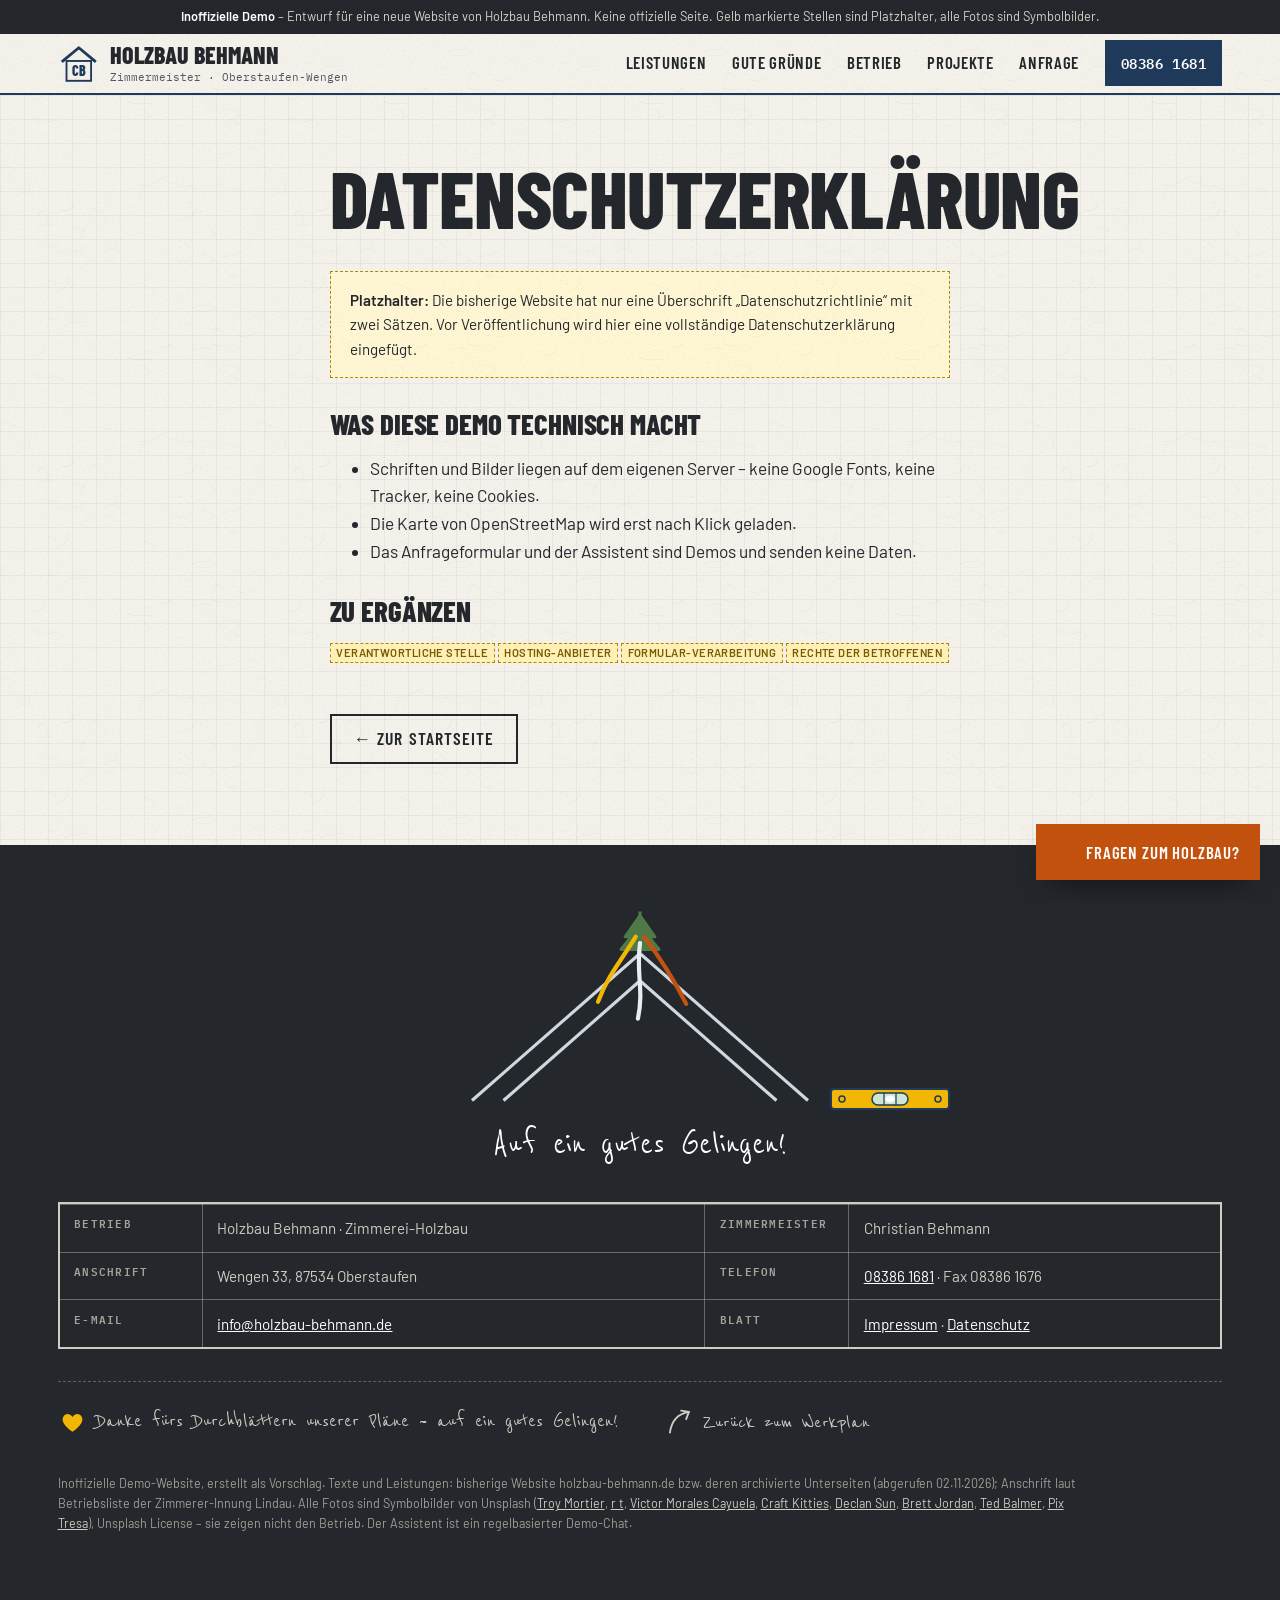
<file: datenschutz.html>
<!doctype html>
<html lang="de">
<head>
<meta charset="utf-8">
<meta name="viewport" content="width=device-width, initial-scale=1">
<title>Datenschutzerklärung – Holzbau Behmann (Demo)</title>
<meta name="description" content="Datenschutzerklärung der Demo-Website">
<meta name="robots" content="noindex, nofollow">
<meta name="theme-color" content="#1f3a5a">
<link rel="icon" href="img/favicon.svg" type="image/svg+xml">
<link rel="preload" href="fonts/barlow-condensed-latin-800-normal.woff2" as="font" type="font/woff2" crossorigin>
<link rel="stylesheet" href="css/fonts.css">
<link rel="stylesheet" href="css/style.css">
<link rel="stylesheet" href="chatbot/chatbot.css">
<link rel="stylesheet" href="css/premium.css">
<!--liebe--><link rel="stylesheet" href="css/liebe.css"><link rel="stylesheet" href="css/liebe-site.css"><!--/liebe-->

<script>document.documentElement.classList.add('js')</script>
<script>try{if(!matchMedia('(prefers-reduced-motion: reduce)').matches&&!sessionStorage.getItem('demo-intro'))document.documentElement.classList.add('intro-on')}catch(e){}</script>
</head>
<body id="top">
<div class="demo-banner" role="note"><strong>Inoffizielle Demo</strong> – Entwurf für eine neue Website von Holzbau Behmann. Keine offizielle Seite. Gelb markierte Stellen sind Platzhalter, alle Fotos sind Symbolbilder.</div>
<header class="site-header">
  <a class="brand" href="index.html#top"><svg class="logo" viewBox="0 0 44 44" aria-hidden="true"><path d="M4 20 L22 5 L40 20" fill="none" stroke="currentColor" stroke-width="3" stroke-linejoin="round"/><rect x="9" y="19" width="26" height="21" fill="none" stroke="currentColor" stroke-width="2"/><text x="22" y="35" text-anchor="middle" font-family="Barlow Condensed,Arial Narrow,sans-serif" font-weight="800" font-size="15" fill="currentColor">CB</text></svg><span class="brand-t"><b>Holzbau Behmann</b><small>Zimmermeister · Oberstaufen-Wengen</small></span></a>
  <nav class="nav" aria-label="Hauptnavigation">
    <button class="nav-toggle" aria-expanded="false" aria-controls="nav-list"><span class="sr-only">Menü</span><span></span><span></span><span></span></button>
    <ul id="nav-list">
      <li><a href="index.html#leistungen">Leistungen</a></li>
      <li><a href="index.html#gruende">Gute Gründe</a></li>
      <li><a href="index.html#betrieb">Betrieb</a></li>
      <li><a href="index.html#mappe">Projekte</a></li>
      <li><a href="index.html#anfrage">Anfrage</a></li>
      <li class="nav-tel"><a href="tel:+4983861681">08386 1681</a></li>
    </ul>
  </nav>
</header>
<main class="legal"><div class="wrap narrow">
<h1>Datenschutzerklärung</h1>

<div class="ph-box"><strong>Platzhalter:</strong> Die bisherige Website hat nur eine Überschrift „Datenschutzrichtlinie“ mit zwei Sätzen. Vor Veröffentlichung wird hier eine vollständige Datenschutzerklärung eingefügt.</div>
<h2>Was diese Demo technisch macht</h2>
<ul>
<li>Schriften und Bilder liegen auf dem eigenen Server – keine Google Fonts, keine Tracker, keine Cookies.</li>
<li>Die Karte von OpenStreetMap wird erst nach Klick geladen.</li>
<li>Das Anfrageformular und der Assistent sind Demos und senden keine Daten.</li>
</ul>
<h2>Zu ergänzen</h2>
<p><span class="ph">Verantwortliche Stelle</span> <span class="ph">Hosting-Anbieter</span> <span class="ph">Formular-Verarbeitung</span> <span class="ph">Rechte der Betroffenen</span></p>

<p><a class="btn btn-line" href="index.html">← Zur Startseite</a></p>
</div></main>
<footer class="footer">
  <div class="wrap">
    <div class="richt">
      <svg viewBox="0 0 400 200" aria-hidden="true"><path class="rf-roof" d="M40 190 L200 50 L360 190"/><path class="rf-roof" d="M70 190 L200 76 L330 190"/>
        <path class="rf-tree" d="M200 50 V10 M200 14 L186 34 H214Z M200 24 L182 46 H218Z"/>
        <path class="rf-band b1" d="M196 34 C 180 60, 170 70, 160 96"/><path class="rf-band b2" d="M204 34 C 222 58, 232 74, 244 98"/><path class="rf-band b3" d="M200 40 C 196 70, 204 84, 198 112"/></svg>
      <p class="richt-t" aria-hidden="true">Auf ein gutes Gelingen!</p>
    </div>
    <table class="schriftfeld">
      <caption class="sr-only">Kontakt</caption>
      <tr><th>Betrieb</th><td>Holzbau Behmann · Zimmerei-Holzbau</td><th>Zimmermeister</th><td>Christian Behmann</td></tr>
      <tr><th>Anschrift</th><td>Wengen 33, 87534 Oberstaufen</td><th>Telefon</th><td><a href="tel:+4983861681">08386 1681</a> · Fax 08386 1676</td></tr>
      <tr><th>E-Mail</th><td><a href="mailto:info@holzbau-behmann.de">info@holzbau-behmann.de</a></td><th>Blatt</th><td><a href="impressum.html">Impressum</a> · <a href="datenschutz.html">Datenschutz</a></td></tr>
    </table>
    <p class="small">Inoffizielle Demo-Website, erstellt als Vorschlag. Texte und Leistungen: bisherige Website holzbau-behmann.de bzw. deren archivierte Unterseiten (abgerufen 02.11.2026); Anschrift laut Betriebsliste der Zimmerer-Innung Lindau. Alle Fotos sind Symbolbilder von Unsplash (<a href="https://unsplash.com/photos/ein-haus-im-bau-mit-holzrahmen-kkdfOe0iRu8?utm_source=demo&amp;utm_medium=referral" target="_blank" rel="noopener">Troy Mortier</a>, <a href="https://unsplash.com/photos/braune-holztreppe-mit-weissem-holzgelander-DG1V-Cor1Es?utm_source=demo&amp;utm_medium=referral" target="_blank" rel="noopener">r t</a>, <a href="https://unsplash.com/photos/holztrager-des-decks-die-dreieckige-muster-bilden-l6VeUE-e914?utm_source=demo&amp;utm_medium=referral" target="_blank" rel="noopener">Victor Morales Cayuela</a>, <a href="https://unsplash.com/photos/person-markiert-holztafel-mit-bleistift-GfYA6q5ESLI?utm_source=demo&amp;utm_medium=referral" target="_blank" rel="noopener">Craft Kitties</a>, <a href="https://unsplash.com/photos/blick-auf-eine-holzdecke-mit-balken-rgdVX7MSKx0?utm_source=demo&amp;utm_medium=referral" target="_blank" rel="noopener">Declan Sun</a>, <a href="https://unsplash.com/photos/braun-weisses-betongebaude-OvqY7ZZIhr0?utm_source=demo&amp;utm_medium=referral" target="_blank" rel="noopener">Brett Jordan</a>, <a href="https://unsplash.com/photos/ein-auto-das-vor-einem-holzhaus-geparkt-ist-Inoddy5UPIg?utm_source=demo&amp;utm_medium=referral" target="_blank" rel="noopener">Ted Balmer</a>, <a href="https://unsplash.com/photos/ein-grosser-raum-mit-holzboden-und-balken-CvuAuZGAYQ4?utm_source=demo&amp;utm_medium=referral" target="_blank" rel="noopener">Pix Tresa</a>), Unsplash License – sie zeigen nicht den Betrieb. Der Assistent ist ein regelbasierter Demo-Chat.</p>
  </div>
</footer>
<script src="js/base.js" defer></script>
<script src="chatbot/chatbot.js" data-kb="chatbot/kb.json" defer></script>
<!--liebe--><script type="application/json" id="liebe-cfg">{"underline": [{"sel": ".l-head h2, .betrieb h2, .mappe h2", "style": "measure"}, {"sel": ".gruende h2, .anfrage h2", "style": "chalk", "color": "#f2b705"}], "notes": [{"at": ".l-head", "text": "8 Gewerke – ein Ansprechpartner", "arrow": "dl", "rot": -3, "m": "inline", "css": {"right": "-1rem", "top": "-.6rem"}}, {"at": ".zeitachse", "text": "seit 2002 in zweiter Generation", "arrow": "dl", "rot": -4, "css": {"right": "0", "top": "-4.2rem"}}, {"at": ".an-text .clist", "text": "lieber persönlich? einfach anrufen!", "arrow": "dl", "rot": -3, "m": "inline", "css": {"right": "0", "top": "-2.4rem"}}], "frames": [{"sel": ".b-photos .b-ph", "kind": "corners"}], "squish": ".btn, .mobile-bar a", "burst": {"sel": ".btn, a[href^='tel:'], .mobile-bar a", "shapes": ["shaving", "shaving", "star"], "colors": ["#c99a5b", "#e2bf86", "#f2b705", "#1f3a5a"], "n": 8}, "egg": {"at": ".footer .richt", "type": "level", "label": "Wasserwaage", "hint": "Ist alles im Lot?", "svg": "<svg width='120' height='28' viewBox='0 0 120 28' aria-hidden='true'><rect x='1' y='4' width='118' height='20' rx='3' fill='#f2b705' stroke='#1f3a5a' stroke-width='2'/><rect x='42' y='8' width='36' height='12' rx='6' fill='#cfe6d2' stroke='#1f3a5a' stroke-width='1.5'/><line x1='54' y1='8' x2='54' y2='20' stroke='#1f3a5a' stroke-width='1.2'/><line x1='66' y1='8' x2='66' y2='20' stroke='#1f3a5a' stroke-width='1.2'/><ellipse class='lv-bubble' cx='60' cy='14' rx='5' ry='3.6' fill='#fff' opacity='.9'/><circle cx='12' cy='14' r='3' fill='none' stroke='#1f3a5a' stroke-width='1.5'/><circle cx='108' cy='14' r='3' fill='none' stroke='#1f3a5a' stroke-width='1.5'/><\/svg>", "msg": "Alles im Lot! Und Ihr Vorhaben? Einfach anrufen: 08386 1681", "autoclose": 7000, "css": {"right": "2%", "bottom": "3.2rem"}}, "foot": {"at": ".footer .wrap", "after": ".schriftfeld", "text": "Danke fürs Durchblättern unserer Pläne – auf ein gutes Gelingen!", "top": "Zurück zum Werkplan", "shape": "heart"}, "texture": "paper"}</script><script src="js/liebe.js" defer></script><!--/liebe-->
</body>
</html>
</file>
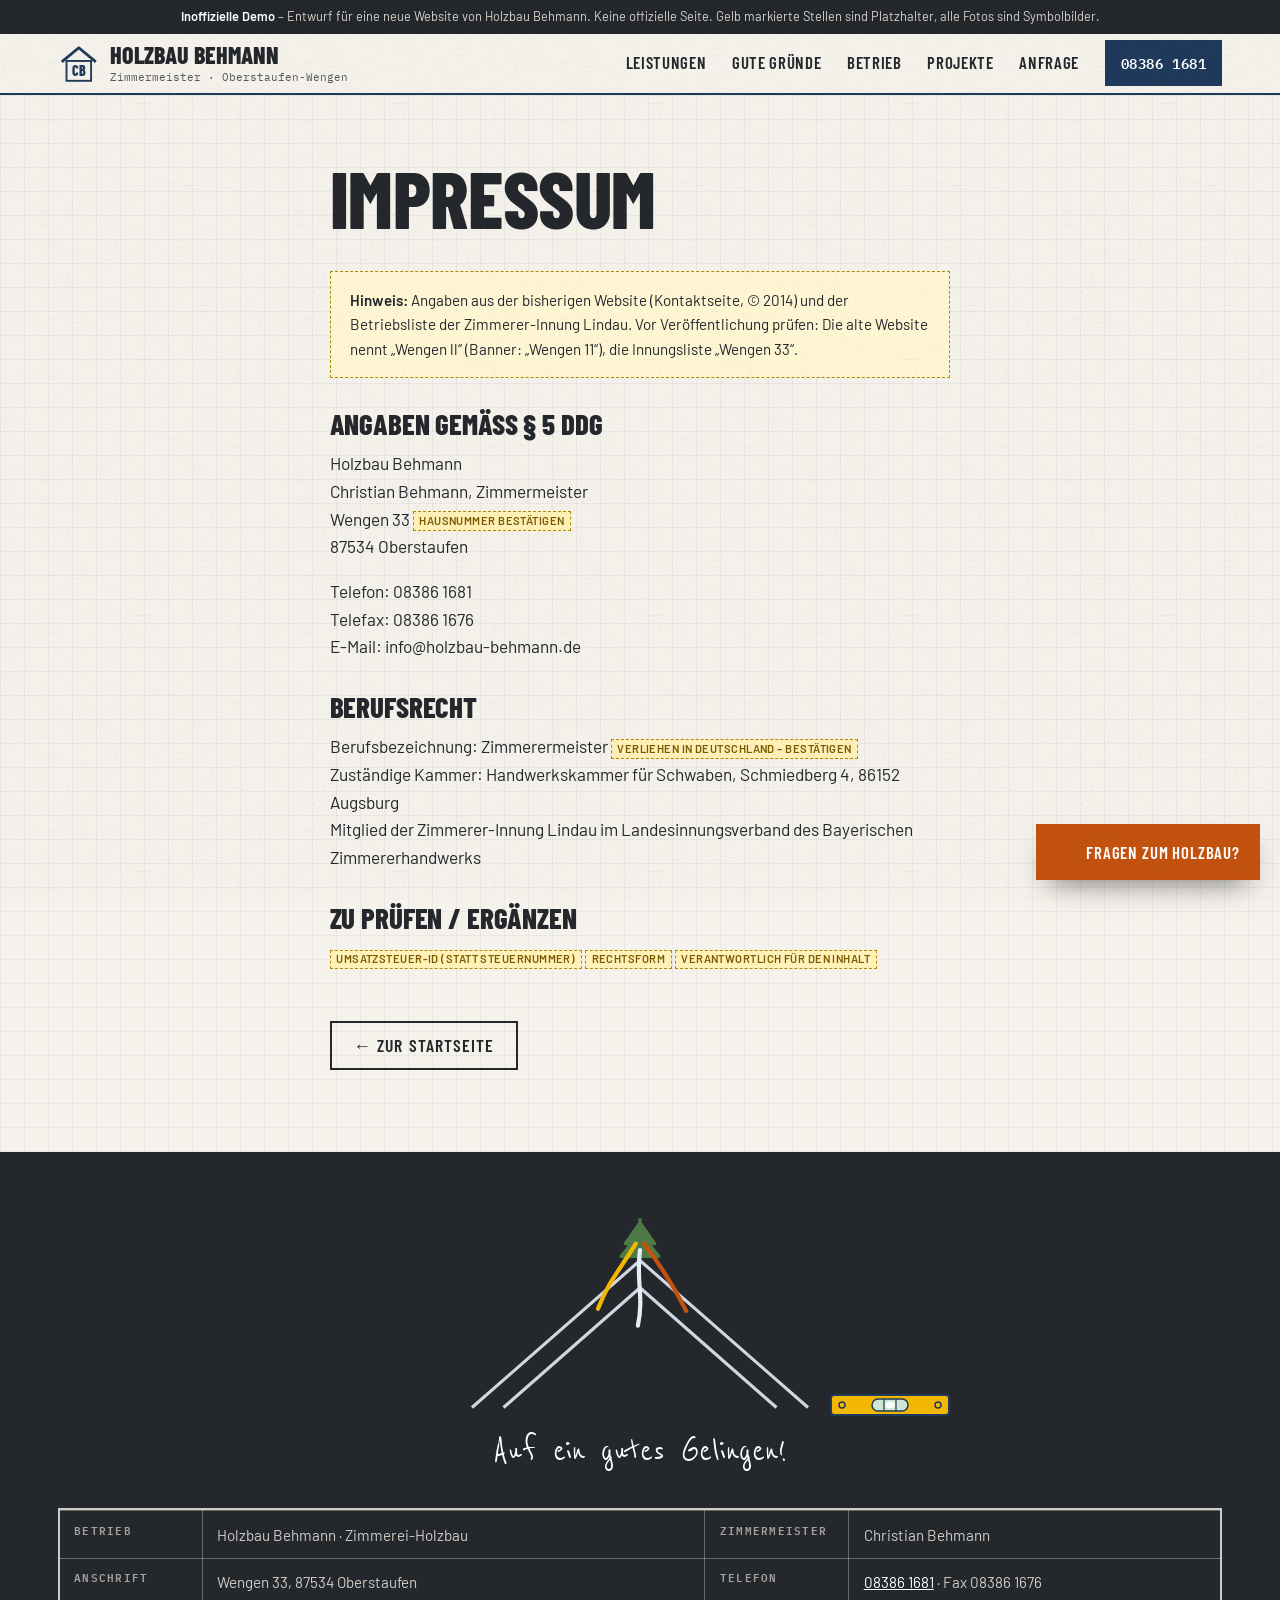
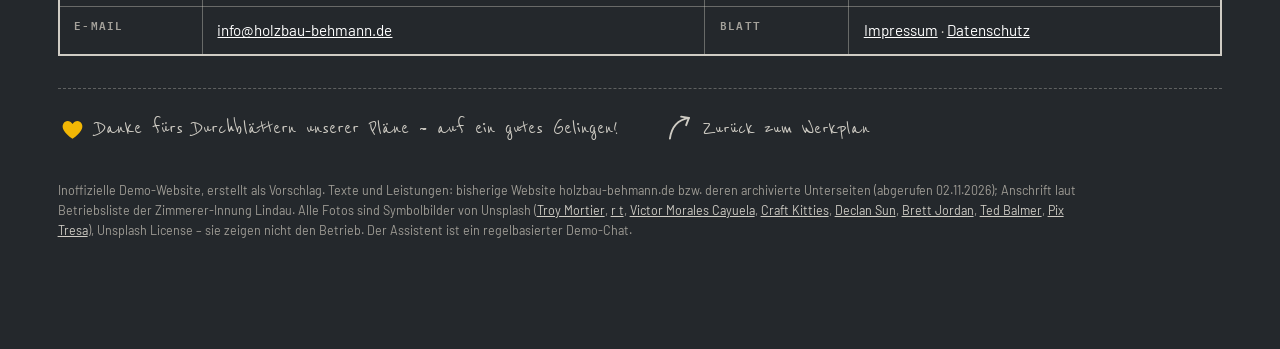
<file: impressum.html>
<!doctype html>
<html lang="de">
<head>
<meta charset="utf-8">
<meta name="viewport" content="width=device-width, initial-scale=1">
<title>Impressum – Holzbau Behmann (Demo)</title>
<meta name="description" content="Impressum der Demo-Website">
<meta name="robots" content="noindex, nofollow">
<meta name="theme-color" content="#1f3a5a">
<link rel="icon" href="img/favicon.svg" type="image/svg+xml">
<link rel="preload" href="fonts/barlow-condensed-latin-800-normal.woff2" as="font" type="font/woff2" crossorigin>
<link rel="stylesheet" href="css/fonts.css">
<link rel="stylesheet" href="css/style.css">
<link rel="stylesheet" href="chatbot/chatbot.css">
<link rel="stylesheet" href="css/premium.css">
<!--liebe--><link rel="stylesheet" href="css/liebe.css"><link rel="stylesheet" href="css/liebe-site.css"><!--/liebe-->

<script>document.documentElement.classList.add('js')</script>
<script>try{if(!matchMedia('(prefers-reduced-motion: reduce)').matches&&!sessionStorage.getItem('demo-intro'))document.documentElement.classList.add('intro-on')}catch(e){}</script>
</head>
<body id="top">
<div class="demo-banner" role="note"><strong>Inoffizielle Demo</strong> – Entwurf für eine neue Website von Holzbau Behmann. Keine offizielle Seite. Gelb markierte Stellen sind Platzhalter, alle Fotos sind Symbolbilder.</div>
<header class="site-header">
  <a class="brand" href="index.html#top"><svg class="logo" viewBox="0 0 44 44" aria-hidden="true"><path d="M4 20 L22 5 L40 20" fill="none" stroke="currentColor" stroke-width="3" stroke-linejoin="round"/><rect x="9" y="19" width="26" height="21" fill="none" stroke="currentColor" stroke-width="2"/><text x="22" y="35" text-anchor="middle" font-family="Barlow Condensed,Arial Narrow,sans-serif" font-weight="800" font-size="15" fill="currentColor">CB</text></svg><span class="brand-t"><b>Holzbau Behmann</b><small>Zimmermeister · Oberstaufen-Wengen</small></span></a>
  <nav class="nav" aria-label="Hauptnavigation">
    <button class="nav-toggle" aria-expanded="false" aria-controls="nav-list"><span class="sr-only">Menü</span><span></span><span></span><span></span></button>
    <ul id="nav-list">
      <li><a href="index.html#leistungen">Leistungen</a></li>
      <li><a href="index.html#gruende">Gute Gründe</a></li>
      <li><a href="index.html#betrieb">Betrieb</a></li>
      <li><a href="index.html#mappe">Projekte</a></li>
      <li><a href="index.html#anfrage">Anfrage</a></li>
      <li class="nav-tel"><a href="tel:+4983861681">08386 1681</a></li>
    </ul>
  </nav>
</header>
<main class="legal"><div class="wrap narrow">
<h1>Impressum</h1>

<div class="ph-box"><strong>Hinweis:</strong> Angaben aus der bisherigen Website (Kontaktseite, © 2014) und der Betriebsliste der Zimmerer-Innung Lindau. Vor Veröffentlichung prüfen: Die alte Website nennt „Wengen ll“ (Banner: „Wengen 11“), die Innungsliste „Wengen 33“.</div>
<h2>Angaben gemäß § 5 DDG</h2>
<p>Holzbau Behmann<br>Christian Behmann, Zimmermeister<br>Wengen 33 <span class="ph">Hausnummer bestätigen</span><br>87534 Oberstaufen</p>
<p>Telefon: 08386 1681<br>Telefax: 08386 1676<br>E-Mail: info@holzbau-behmann.de</p>
<h2>Berufsrecht</h2>
<p>Berufsbezeichnung: Zimmerermeister <span class="ph">verliehen in Deutschland – bestätigen</span><br>Zuständige Kammer: Handwerkskammer für Schwaben, Schmiedberg 4, 86152 Augsburg<br>Mitglied der Zimmerer-Innung Lindau im Landesinnungsverband des Bayerischen Zimmererhandwerks</p>
<h2>Zu prüfen / ergänzen</h2>
<p><span class="ph">Umsatzsteuer-ID (statt Steuernummer)</span> <span class="ph">Rechtsform</span> <span class="ph">Verantwortlich für den Inhalt</span></p>

<p><a class="btn btn-line" href="index.html">← Zur Startseite</a></p>
</div></main>
<footer class="footer">
  <div class="wrap">
    <div class="richt">
      <svg viewBox="0 0 400 200" aria-hidden="true"><path class="rf-roof" d="M40 190 L200 50 L360 190"/><path class="rf-roof" d="M70 190 L200 76 L330 190"/>
        <path class="rf-tree" d="M200 50 V10 M200 14 L186 34 H214Z M200 24 L182 46 H218Z"/>
        <path class="rf-band b1" d="M196 34 C 180 60, 170 70, 160 96"/><path class="rf-band b2" d="M204 34 C 222 58, 232 74, 244 98"/><path class="rf-band b3" d="M200 40 C 196 70, 204 84, 198 112"/></svg>
      <p class="richt-t" aria-hidden="true">Auf ein gutes Gelingen!</p>
    </div>
    <table class="schriftfeld">
      <caption class="sr-only">Kontakt</caption>
      <tr><th>Betrieb</th><td>Holzbau Behmann · Zimmerei-Holzbau</td><th>Zimmermeister</th><td>Christian Behmann</td></tr>
      <tr><th>Anschrift</th><td>Wengen 33, 87534 Oberstaufen</td><th>Telefon</th><td><a href="tel:+4983861681">08386 1681</a> · Fax 08386 1676</td></tr>
      <tr><th>E-Mail</th><td><a href="mailto:info@holzbau-behmann.de">info@holzbau-behmann.de</a></td><th>Blatt</th><td><a href="impressum.html">Impressum</a> · <a href="datenschutz.html">Datenschutz</a></td></tr>
    </table>
    <p class="small">Inoffizielle Demo-Website, erstellt als Vorschlag. Texte und Leistungen: bisherige Website holzbau-behmann.de bzw. deren archivierte Unterseiten (abgerufen 02.11.2026); Anschrift laut Betriebsliste der Zimmerer-Innung Lindau. Alle Fotos sind Symbolbilder von Unsplash (<a href="https://unsplash.com/photos/ein-haus-im-bau-mit-holzrahmen-kkdfOe0iRu8?utm_source=demo&amp;utm_medium=referral" target="_blank" rel="noopener">Troy Mortier</a>, <a href="https://unsplash.com/photos/braune-holztreppe-mit-weissem-holzgelander-DG1V-Cor1Es?utm_source=demo&amp;utm_medium=referral" target="_blank" rel="noopener">r t</a>, <a href="https://unsplash.com/photos/holztrager-des-decks-die-dreieckige-muster-bilden-l6VeUE-e914?utm_source=demo&amp;utm_medium=referral" target="_blank" rel="noopener">Victor Morales Cayuela</a>, <a href="https://unsplash.com/photos/person-markiert-holztafel-mit-bleistift-GfYA6q5ESLI?utm_source=demo&amp;utm_medium=referral" target="_blank" rel="noopener">Craft Kitties</a>, <a href="https://unsplash.com/photos/blick-auf-eine-holzdecke-mit-balken-rgdVX7MSKx0?utm_source=demo&amp;utm_medium=referral" target="_blank" rel="noopener">Declan Sun</a>, <a href="https://unsplash.com/photos/braun-weisses-betongebaude-OvqY7ZZIhr0?utm_source=demo&amp;utm_medium=referral" target="_blank" rel="noopener">Brett Jordan</a>, <a href="https://unsplash.com/photos/ein-auto-das-vor-einem-holzhaus-geparkt-ist-Inoddy5UPIg?utm_source=demo&amp;utm_medium=referral" target="_blank" rel="noopener">Ted Balmer</a>, <a href="https://unsplash.com/photos/ein-grosser-raum-mit-holzboden-und-balken-CvuAuZGAYQ4?utm_source=demo&amp;utm_medium=referral" target="_blank" rel="noopener">Pix Tresa</a>), Unsplash License – sie zeigen nicht den Betrieb. Der Assistent ist ein regelbasierter Demo-Chat.</p>
  </div>
</footer>
<script src="js/base.js" defer></script>
<script src="chatbot/chatbot.js" data-kb="chatbot/kb.json" defer></script>
<!--liebe--><script type="application/json" id="liebe-cfg">{"underline": [{"sel": ".l-head h2, .betrieb h2, .mappe h2", "style": "measure"}, {"sel": ".gruende h2, .anfrage h2", "style": "chalk", "color": "#f2b705"}], "notes": [{"at": ".l-head", "text": "8 Gewerke – ein Ansprechpartner", "arrow": "dl", "rot": -3, "m": "inline", "css": {"right": "-1rem", "top": "-.6rem"}}, {"at": ".zeitachse", "text": "seit 2002 in zweiter Generation", "arrow": "dl", "rot": -4, "css": {"right": "0", "top": "-4.2rem"}}, {"at": ".an-text .clist", "text": "lieber persönlich? einfach anrufen!", "arrow": "dl", "rot": -3, "m": "inline", "css": {"right": "0", "top": "-2.4rem"}}], "frames": [{"sel": ".b-photos .b-ph", "kind": "corners"}], "squish": ".btn, .mobile-bar a", "burst": {"sel": ".btn, a[href^='tel:'], .mobile-bar a", "shapes": ["shaving", "shaving", "star"], "colors": ["#c99a5b", "#e2bf86", "#f2b705", "#1f3a5a"], "n": 8}, "egg": {"at": ".footer .richt", "type": "level", "label": "Wasserwaage", "hint": "Ist alles im Lot?", "svg": "<svg width='120' height='28' viewBox='0 0 120 28' aria-hidden='true'><rect x='1' y='4' width='118' height='20' rx='3' fill='#f2b705' stroke='#1f3a5a' stroke-width='2'/><rect x='42' y='8' width='36' height='12' rx='6' fill='#cfe6d2' stroke='#1f3a5a' stroke-width='1.5'/><line x1='54' y1='8' x2='54' y2='20' stroke='#1f3a5a' stroke-width='1.2'/><line x1='66' y1='8' x2='66' y2='20' stroke='#1f3a5a' stroke-width='1.2'/><ellipse class='lv-bubble' cx='60' cy='14' rx='5' ry='3.6' fill='#fff' opacity='.9'/><circle cx='12' cy='14' r='3' fill='none' stroke='#1f3a5a' stroke-width='1.5'/><circle cx='108' cy='14' r='3' fill='none' stroke='#1f3a5a' stroke-width='1.5'/><\/svg>", "msg": "Alles im Lot! Und Ihr Vorhaben? Einfach anrufen: 08386 1681", "autoclose": 7000, "css": {"right": "2%", "bottom": "3.2rem"}}, "foot": {"at": ".footer .wrap", "after": ".schriftfeld", "text": "Danke fürs Durchblättern unserer Pläne – auf ein gutes Gelingen!", "top": "Zurück zum Werkplan", "shape": "heart"}, "texture": "paper"}</script><script src="js/liebe.js" defer></script><!--/liebe-->
</body>
</html>
</file>
<file: css/bundle.css>
/* css/fonts.css */
@font-face{font-family:'Barlow Condensed';src:url(../fonts/barlow-condensed-latin-600-normal.woff2) format('woff2');font-weight:600;font-style:normal;font-display:swap}
@font-face{font-family:'Barlow Condensed';src:url(../fonts/barlow-condensed-latin-800-normal.woff2) format('woff2');font-weight:800;font-style:normal;font-display:swap}
@font-face{font-family:'Barlow';src:url(../fonts/barlow-latin-400-normal.woff2) format('woff2');font-weight:400;font-style:normal;font-display:swap}
@font-face{font-family:'Barlow';src:url(../fonts/barlow-latin-400-italic.woff2) format('woff2');font-weight:400;font-style:italic;font-display:swap}
@font-face{font-family:'Barlow';src:url(../fonts/barlow-latin-600-normal.woff2) format('woff2');font-weight:600;font-style:normal;font-display:swap}
@font-face{font-family:'Plex Mono';src:url(../fonts/ibm-plex-mono-latin-400-normal.woff2) format('woff2');font-weight:400;font-style:normal;font-display:swap}
@font-face{font-family:'Plex Mono';src:url(../fonts/ibm-plex-mono-latin-600-normal.woff2) format('woff2');font-weight:600;font-style:normal;font-display:swap}
@font-face{font-family:'Reenie';src:url(../fonts/reenie-beanie-latin-400-normal.woff2) format('woff2');font-weight:400;font-style:normal;font-display:swap}

/* css/style.css */
/* Holzbau Behmann – „Werkplan“ (Demo, Runde 6) – Handwerk-Palette, Blaupausen-Look */
:root{--sand:#f5f2ec;--beton:#e9e6df;--ink:#24282c;--ink-2:#53595e;--blau:#1f3a5a;--blau-2:#2a4a6e;--holz:#a7794b;--orange:#c4520f;--gelb:#f2b705;--line:rgba(233,240,247,.9);
  --cond:'Barlow Condensed','Arial Narrow',sans-serif;--body:'Barlow',system-ui,sans-serif;--mono:'Plex Mono',ui-monospace,monospace;--hand:'Reenie',cursive;
  --ease:cubic-bezier(.2,.7,.1,1);--pad:clamp(1.1rem,4.5vw,4rem);--rule:rgba(36,40,44,.16);
  --paper:linear-gradient(rgba(31,58,90,.06) 1px,transparent 1px) 0 0/24px 24px,linear-gradient(90deg,rgba(31,58,90,.06) 1px,transparent 1px) 0 0/24px 24px;
  --bp:linear-gradient(rgba(255,255,255,.07) 1px,transparent 1px) 0 0/40px 40px,linear-gradient(90deg,rgba(255,255,255,.07) 1px,transparent 1px) 0 0/40px 40px,linear-gradient(rgba(255,255,255,.035) 1px,transparent 1px) 0 0/8px 8px,linear-gradient(90deg,rgba(255,255,255,.035) 1px,transparent 1px) 0 0/8px 8px}
*,*::before,*::after{box-sizing:border-box}
html{overflow-x:clip;-webkit-text-size-adjust:100%;scroll-behavior:smooth;scroll-padding-top:5rem}
body{overflow-x:clip;margin:0;background:var(--sand);color:var(--ink);font:400 1.08rem/1.6 var(--body)}
img{max-width:100%;height:auto;display:block}
a{color:inherit}
h1,h2,h3,h4{font-family:var(--cond);font-weight:800;line-height:.95;margin:0 0 .45em;text-transform:uppercase;letter-spacing:-.005em}
h2{font-size:clamp(2.6rem,6.2vw,5.6rem)}
h2 em,h1 em{font-style:normal;color:var(--orange)}
p{margin:0 0 1em}
.wrap{max-width:1360px;margin:0 auto;padding:0 var(--pad)}
.sr-only{position:absolute;width:1px;height:1px;overflow:hidden;clip:rect(0 0 0 0);white-space:nowrap}
.ph{display:inline-block;max-width:100%;font:600 .7rem/1.3 var(--body);letter-spacing:.04em;text-transform:uppercase;color:#7a5b00;background:#fff1b8;border:1px dashed #b08a00;padding:.15em .5em;vertical-align:middle}
.ph-box{background:#fff6d4;border:1px dashed #b08a00;padding:1rem 1.2rem;margin-bottom:1.5rem;font-size:.95rem}
.kicker{font:600 .85rem/1 var(--mono);letter-spacing:.12em;text-transform:uppercase;color:var(--orange);margin-bottom:1.1rem}
.k-light{color:var(--gelb)}
.small{font-size:.86rem;color:var(--ink-2)}
.intro-p{max-width:40rem;font-size:1.15rem}
.hand{font:400 1.7rem/1.1 var(--hand);color:var(--blau);transform:rotate(-2deg);margin-top:1.4rem}
figure{margin:0}
figcaption{font:400 .76rem/1.4 var(--mono);color:var(--ink-2);margin-top:.5rem}
.sym{display:inline-block;font:600 .64rem/1 var(--mono);letter-spacing:.1em;text-transform:uppercase;background:rgba(36,40,44,.09);padding:.25em .45em;margin-left:.3em;vertical-align:middle}
main img.stock{filter:contrast(1.02) saturate(.7) sepia(.08)}
.cb-root img,.lightbox img{filter:none}

/* Kopf */
.demo-banner{background:var(--ink);color:#d9d5cc;font:400 .8rem/1.4 var(--body);text-align:center;padding:.5rem 1rem;position:relative;z-index:41}
.demo-banner strong{color:#fff}
.site-header{position:sticky;top:0;z-index:40;display:flex;align-items:center;justify-content:space-between;gap:2rem;padding:.55rem var(--pad);background:rgba(245,242,236,.95);backdrop-filter:blur(8px);border-bottom:2px solid var(--blau)}
.brand{display:flex;align-items:center;gap:.7rem;text-decoration:none;color:var(--blau)}
.logo{width:2.6rem;height:2.6rem}
.brand-t{display:flex;flex-direction:column;line-height:1}
.brand-t b{font:800 1.5rem/1 var(--cond);text-transform:uppercase;color:var(--ink)}
.brand-t small{font:400 .68rem/1.2 var(--mono);color:var(--ink-2);margin-top:.25rem}
#nav-list{list-style:none;margin:0;padding:0;display:flex;align-items:center;gap:1.6rem}
#nav-list a{text-decoration:none;font:600 1.05rem/1 var(--cond);text-transform:uppercase;letter-spacing:.04em;padding:.4rem 0;position:relative}
#nav-list a::after{content:"";position:absolute;left:0;right:0;bottom:-.15rem;height:2px;background:linear-gradient(90deg,var(--orange) 0 6px,transparent 6px 10px) 0 0/10px 2px;transform:scaleX(0);transform-origin:left;transition:transform .35s var(--ease)}
#nav-list a:hover::after{transform:scaleX(1)}
.nav-tel a{background:var(--blau);color:#fff;padding:.7rem 1rem!important;font-family:var(--mono)!important;font-size:.9rem!important}
.nav-tel a::after{display:none}
.nav-toggle{display:none}

.btn{display:inline-block;background:var(--orange);color:#fff;border:0;padding:1rem 1.5rem;font:600 1.1rem/1 var(--cond);text-transform:uppercase;letter-spacing:.06em;text-decoration:none;cursor:pointer;transition:background .25s;clip-path:polygon(0 0,calc(100% - 12px) 0,100% 12px,100% 100%,0 100%)}
.btn:hover{background:#a64409}
.btn-line{background:transparent;color:#fff;box-shadow:inset 0 0 0 2px rgba(255,255,255,.8);clip-path:none}
.btn-line:hover{background:#fff;color:var(--blau)}

/* Held – Blaupause */
.hero{background:var(--bp),var(--blau);color:#e6edf4;padding:clamp(2rem,4.5vw,4rem) 0 2.6rem;overflow:hidden;position:relative}
.hero-grid{display:grid;grid-template-columns:.85fr 1.15fr;gap:clamp(1.5rem,3vw,3rem);align-items:center}
.hero h1{font-size:clamp(3.2rem,7.4vw,7rem);line-height:.9;color:#fff}
.hero h1 em{display:block;color:var(--gelb)}
.hero .kicker{color:var(--gelb)}
.lead{font-size:clamp(1.08rem,1.35vw,1.22rem);max-width:33rem;color:#d3dde7}
.hero-cta{display:flex;flex-wrap:wrap;gap:.8rem;margin-top:1.6rem}
.hero .hand{color:#fff;opacity:.85;font-size:2rem}
.plan{position:relative}
.plan-svg{width:100%;height:auto;display:block;overflow:visible}
.plan-svg .grid path{stroke:rgba(255,255,255,.08);stroke-width:1}
.plan-svg .hatch path{stroke:rgba(255,255,255,.5);stroke-width:1}
.truss .m{fill:rgba(255,255,255,0);stroke:var(--line);stroke-width:1.6;stroke-linejoin:round;stroke-dasharray:1;stroke-dashoffset:1;animation:draw 1.1s var(--ease) forwards;animation-delay:calc(.25s + var(--i) * 110ms);transition:fill .3s,stroke .3s;filter:url(#pencil)}
.truss .m.x{stroke-width:.8;opacity:.6}
.truss .m.hi{fill:rgba(242,183,5,.22);stroke:var(--gelb)}
@keyframes draw{to{stroke-dashoffset:0}}
.dim path{stroke:rgba(255,255,255,.6);stroke-width:1;fill:none}
.dim text,.lbl text{font:400 15px var(--mono);fill:#dbe4ee;letter-spacing:.02em}
.lbl{opacity:0;animation:fadeIn .5s forwards;animation-delay:calc(1.6s + var(--i) * 90ms);cursor:help}
.lbl .ld{stroke:var(--gelb);stroke-width:1;fill:none}
.lbl circle{fill:var(--gelb)}
.lbl.hi text{fill:var(--gelb)}
@keyframes fadeIn{to{opacity:1}}
.plan-info{position:absolute;left:0;top:0;margin:0;font:400 .9rem/1.4 var(--mono);color:#fff;max-width:20rem;min-height:3em}
.pi-k{display:inline-block;background:var(--gelb);color:var(--ink);padding:.1rem .4rem;margin-right:.3rem;font-weight:600;font-size:.72rem;text-transform:uppercase}
.schrift{position:absolute;right:0;bottom:-1.2rem;display:grid;grid-template-columns:auto auto;border:1.5px solid rgba(255,255,255,.75);font:400 .72rem/1 var(--mono);color:#cfdbe6;background:rgba(31,58,90,.85)}
.schrift span,.schrift b{padding:.4rem .6rem;border-bottom:1px solid rgba(255,255,255,.35)}
.schrift span{border-right:1px solid rgba(255,255,255,.35);text-transform:uppercase;font-size:.62rem;letter-spacing:.1em}
.schrift b{color:#fff;font-weight:600}
.schrift :nth-last-child(-n+2){border-bottom:0}
.facts{list-style:none;display:grid;grid-template-columns:repeat(4,1fr);margin:clamp(2.4rem,4vw,3.6rem) auto 0}
.facts li{border-top:1.5px solid rgba(255,255,255,.55);padding:1rem 1rem 0 0;position:relative}
.facts li::before{content:"";position:absolute;left:0;top:-6px;height:11px;border-left:1.5px solid rgba(255,255,255,.55)}
.facts b{display:block;font:800 clamp(2rem,3.4vw,3rem)/1 var(--cond);color:#fff;text-transform:uppercase}
.facts span{font-size:.92rem;color:#c3d0dc}

/* Stückliste */
.leistungen{background:var(--paper),var(--sand);padding:clamp(4rem,8vw,7rem) 0}
.l-grid{display:grid;grid-template-columns:.75fr 1.25fr;gap:clamp(2rem,5vw,5rem);align-items:start}
.l-head{position:sticky;top:7rem}
.stk{width:100%;border-collapse:collapse;border:2px solid var(--ink);background:rgba(255,255,255,.55)}
.stk thead th{font:600 .72rem/1 var(--mono);text-transform:uppercase;letter-spacing:.12em;text-align:left;padding:.8rem 1rem;background:var(--ink);color:var(--sand)}
.stk td,.stk tbody th{padding:1.1rem 1rem;border-bottom:1px solid var(--rule);vertical-align:baseline;text-align:left;transition:background .25s}
.stk .pos{font:600 .95rem/1 var(--mono);color:var(--orange);width:4rem}
.stk tbody th{font:800 clamp(1.4rem,2.2vw,2rem)/1 var(--cond);text-transform:uppercase}
.stk .d{color:var(--ink-2)}
.stk .go a{font:600 .82rem/1 var(--mono);text-decoration:none;color:var(--blau);white-space:nowrap;border-bottom:1px dashed var(--blau)}
.stk tbody tr:hover td,.stk tbody tr:hover th{background:rgba(31,58,90,.06)}
.stk tbody tr:hover th{color:var(--blau)}
.hover-preview{position:fixed;top:0;left:0;z-index:55;margin:0;width:280px;pointer-events:none;opacity:0;transition:opacity .3s;background:#fff;padding:8px 8px 6px;box-shadow:0 20px 40px -18px rgba(0,0,0,.5);border:1.5px solid var(--blau)}
.hover-preview.on{opacity:1}
.hover-preview img{aspect-ratio:4/3;object-fit:cover;width:100%;filter:saturate(.75) sepia(.08)}
.hover-preview figcaption{margin:.4rem 0 0;font-size:.68rem}

/* Details */
.gruende{background:var(--bp),var(--blau);color:#e3eaf1;padding:clamp(4rem,8vw,7rem) 0}
.gruende h2{color:#fff}.gruende h2 em{color:var(--gelb)}
.gruende .intro-p{color:#c9d5e0}
.details{display:grid;grid-template-columns:repeat(5,1fr);gap:1.2rem;margin-top:2.6rem}
.detail{border:1.5px solid rgba(255,255,255,.4);padding:1.3rem 1.2rem 1.4rem;background:rgba(20,40,62,.35);position:relative}
.det-svg{width:76px;height:76px;margin-bottom:1rem}
.det-svg circle{fill:none;stroke:var(--gelb);stroke-width:1.5;stroke-dasharray:4 3}
.det-svg path{fill:none;stroke:#fff;stroke-width:2;stroke-linecap:round;stroke-linejoin:round}
.det-k{font:600 .72rem/1 var(--mono);text-transform:uppercase;letter-spacing:.14em;color:var(--gelb);margin-bottom:.6rem}
.detail h3{font-size:1.6rem;color:#fff}
.detail p:last-child{font-size:.97rem;color:#d0dbe5;margin:0}
.detail:nth-child(4){background:var(--gelb);color:var(--ink);border-color:var(--gelb)}
.detail:nth-child(4) h3,.detail:nth-child(4) p:last-child{color:var(--ink)}
.detail:nth-child(4) .det-k{color:var(--blau)}
.detail:nth-child(4) .det-svg circle{stroke:var(--ink)}.detail:nth-child(4) .det-svg path{stroke:var(--ink)}

/* Betrieb */
.betrieb{padding:clamp(4rem,8vw,7rem) 0;border-top:10px solid var(--holz)}
.b-grid{display:grid;grid-template-columns:1.1fr .9fr;gap:clamp(2rem,5vw,5rem);align-items:center}
.zeitachse{position:relative;display:grid;grid-template-columns:repeat(3,1fr);gap:1rem;margin:2.4rem 0 2rem;padding-top:1.6rem}
.za-line{position:absolute;left:0;right:0;top:0;height:2px;background:var(--blau);transform-origin:left;transform:scaleX(0);transition:transform 1.4s var(--ease)}
.za-line.in{transform:none}
.za-line::before,.za-line::after{content:"";position:absolute;top:-7px;height:16px;border-left:2px solid var(--blau)}
.za-line::before{left:0}.za-line::after{right:0}
.za-pt{position:relative}
.za-pt::before{content:"";position:absolute;left:0;top:-1.9rem;width:10px;height:10px;border-radius:50%;background:var(--orange);box-shadow:0 0 0 4px var(--sand)}
.za-pt b{display:block;font:800 2.2rem/1 var(--cond);color:var(--blau);margin-bottom:.3rem}
.za-pt span{font-size:.95rem;color:var(--ink-2)}
.stamm{margin:0;border:2.5px solid var(--orange);color:var(--orange);padding:1rem 1.2rem;font:600 1.05rem/1.4 var(--body);display:inline-block;max-width:30rem;transform:rotate(var(--rot))}
.stamm b{font:800 2rem/1 var(--cond);text-transform:uppercase;display:block}
.b-photos{display:grid;grid-template-columns:1fr 1fr;gap:1rem;align-items:end}
.main-ph{grid-column:1/-1}
.ph-photo{aspect-ratio:16/10;border:2px dashed #b08a00;background:repeating-linear-gradient(45deg,#fff8dc 0 12px,#fff1c4 12px 24px);display:grid;place-items:center;padding:1rem;text-align:center}
.b-ph img{aspect-ratio:4/3;object-fit:cover;width:100%}

/* Projektmappe */
.mappe{background:var(--beton);padding:clamp(4rem,8vw,7rem) 0 clamp(3rem,6vw,5rem);overflow:hidden}
.mappe-row{display:flex;gap:clamp(1rem,2.4vw,2rem);overflow-x:auto;scroll-snap-type:x mandatory;padding:2.6rem var(--pad) 2rem;scrollbar-width:thin;cursor:grab;outline:none}
.mappe-row.drag{cursor:grabbing;scroll-snap-type:none}
.sheet{flex:0 0 clamp(250px,28vw,400px);scroll-snap-align:start;background:#fff;padding:12px 12px 14px;box-shadow:0 18px 30px -20px rgba(36,40,44,.45);transform:rotate(var(--r));transition:transform .45s var(--ease);position:relative}
.sheet:hover{transform:rotate(0) translateY(-6px)}
.sheet a{display:block;cursor:zoom-in}
.sheet img{aspect-ratio:4/3;object-fit:cover;width:100%;pointer-events:none}
.sh-no{color:var(--orange);font-weight:600;margin-right:.3rem}
.sheet::before{content:"";position:absolute;top:-10px;left:50%;width:70px;height:22px;margin-left:-35px;background:rgba(242,183,5,.55);transform:rotate(-3deg)}
.pin{position:absolute;right:16px;top:20px}

/* Anfrage */
.anfrage{background:var(--bp),var(--blau);color:#e4e9ef;padding:clamp(4rem,8vw,7rem) 0}
.anfrage h2{color:#fff}.anfrage h2 em{color:var(--gelb)}
.anfrage a{color:#fff}
.an-grid{display:grid;grid-template-columns:.9fr 1.1fr;gap:clamp(2rem,5vw,5rem)}
.sketch{border:1.5px solid rgba(255,255,255,.45);margin:1.5rem 0;max-width:30rem;position:relative}
.sketch svg{width:100%;height:auto;display:block}
.sk{display:none}
.sk.on{display:block}
.sk path{fill:none;stroke:#fff;stroke-width:2;stroke-linecap:round;stroke-linejoin:round;stroke-dasharray:1;stroke-dashoffset:1}
.sk.on path{animation:draw 1.2s var(--ease) forwards}
.sk text{font:400 12px var(--mono);fill:var(--gelb);text-anchor:middle;text-transform:uppercase;letter-spacing:.1em}
.clist{margin:1.5rem 0 0;display:grid;gap:.1rem;max-width:30rem}
.clist div{display:grid;grid-template-columns:6rem 1fr;gap:1rem;padding:.5rem 0;border-bottom:1px solid rgba(228,233,239,.22)}
.clist dt{font:600 .74rem/1.9 var(--mono);letter-spacing:.12em;text-transform:uppercase;color:var(--gelb)}
.clist dd{margin:0}
.an-right{display:grid;gap:1.4rem;align-content:start}
.an-form{background:var(--paper),var(--sand);color:var(--ink);padding:clamp(1.4rem,3vw,2.2rem);border:2px solid var(--ink)}
.an-form a{color:var(--blau)}
.form-head{display:flex;justify-content:space-between;font:600 .72rem/1 var(--mono);text-transform:uppercase;letter-spacing:.12em;border-bottom:2px solid var(--ink);padding-bottom:.7rem;margin-bottom:1.3rem}
.seg{border:0;padding:0;margin:0 0 1.2rem;display:flex;flex-wrap:wrap;gap:.45rem}
.seg legend{font:600 .74rem/1 var(--mono);letter-spacing:.12em;text-transform:uppercase;color:var(--orange);margin-bottom:.6rem;padding:0}
.seg label{position:relative;cursor:pointer}
.seg input{position:absolute;opacity:0;inset:0;cursor:pointer}
.seg span{display:inline-block;padding:.5rem .8rem;border:1.5px solid var(--ink);font:600 1rem/1 var(--cond);text-transform:uppercase;letter-spacing:.04em;transition:all .2s}
.seg input:checked+span{background:var(--blau);border-color:var(--blau);color:#fff}
.seg input:focus-visible+span{outline:2px solid var(--orange);outline-offset:2px}
.fld{display:flex;flex-direction:column;gap:.35rem;font:600 .74rem/1.2 var(--mono);text-transform:uppercase;letter-spacing:.08em;margin-bottom:1rem}
.fld input,.fld textarea,.fld select{font:400 1rem var(--body);text-transform:none;letter-spacing:0;padding:.7rem .8rem;border:0;border-bottom:1.5px solid var(--ink);background:rgba(255,255,255,.7);color:var(--ink);border-radius:0}
.fld input:focus,.fld textarea:focus,.fld select:focus{outline:2px solid var(--orange)}
.two{display:grid;grid-template-columns:1fr 1fr;gap:1rem}
.chk{display:block;font-size:.85rem;margin-bottom:1.2rem}
.form-msg{margin:1rem 0 0;font-weight:600}
.form-msg.ok{color:#2d5a2e}.form-msg.err{color:#a3330c}
.map{position:relative;min-height:18rem;overflow:hidden;background:#17304b;border:1.5px solid rgba(255,255,255,.45)}
.map-placeholder{position:absolute;inset:0}
.map-placeholder svg{width:100%;height:100%}
.map-placeholder .grid path{stroke:rgba(255,255,255,.1)}
.map-placeholder circle{fill:var(--gelb)}
.map-placeholder .ring{fill:none;stroke:var(--gelb);stroke-width:1.5;animation:ping 2.4s infinite;transform-origin:200px 100px}
@keyframes ping{from{transform:scale(.4);opacity:1}to{transform:scale(2.2);opacity:0}}
.map-placeholder div{position:absolute;left:1.2rem;top:1rem;color:#fff}
.map-placeholder strong{display:block;font:800 2rem/1 var(--cond);text-transform:uppercase}
.map iframe{width:100%;height:100%;min-height:18rem;border:0;display:block;position:relative}
.map-consent{position:absolute;left:1rem;right:1rem;bottom:1rem;background:var(--sand);color:var(--ink);padding:1rem 1.1rem}
.map-consent p{font-size:.9rem}

/* Fuß */
.footer{background:var(--ink);color:#cfccc4;padding:3.5rem 0 6rem;overflow:hidden}
.richt{text-align:center;margin-bottom:2.4rem}
.richt svg{width:min(100%,420px);height:auto;overflow:visible}
.rf-roof{fill:none;stroke:#cfd8e1;stroke-width:3;stroke-linejoin:round}
.rf-tree{fill:#4d7a46;stroke:#4d7a46;stroke-width:3;stroke-linejoin:round}
.rf-band{fill:none;stroke-width:4;stroke-linecap:round;transform-origin:200px 34px;animation:wave 3s ease-in-out infinite alternate}
.b1{stroke:var(--gelb)}.b2{stroke:var(--orange);animation-delay:-1s}.b3{stroke:#e6edf4;animation-delay:-2s}
@keyframes wave{from{transform:rotate(-5deg)}to{transform:rotate(6deg)}}
.richt-t{font:400 2.4rem/1 var(--hand);color:#fff;margin:.4rem 0 0}
.schriftfeld{width:100%;border-collapse:collapse;border:2px solid #cfccc4;font-size:.95rem}
.schriftfeld th,.schriftfeld td{border:1px solid rgba(207,204,196,.4);padding:.7rem .9rem;text-align:left;vertical-align:top}
.schriftfeld th{font:600 .66rem/1.4 var(--mono);text-transform:uppercase;letter-spacing:.12em;color:#a5a29b;width:9rem}
.schriftfeld a{color:#fff}
.footer .small{color:#a19e97;margin-top:2rem;max-width:64rem;font-size:.78rem}
.footer .small a{color:#cfccc4}

/* Rechtliches */
.legal{padding:4rem 0;background:var(--paper),var(--sand)}
.wrap.narrow{max-width:46rem}
.legal h1{font-size:clamp(2.8rem,8vw,5rem)}
.legal h2{font-size:1.8rem;margin-top:2rem}
.legal .btn-line{color:var(--ink);box-shadow:inset 0 0 0 2px var(--ink);margin-top:2rem}
.legal .btn-line:hover{background:var(--ink);color:#fff}

/* Lightbox */
.lightbox{border:0;padding:0;background:transparent;max-width:92vw}
.lightbox::backdrop{background:rgba(20,34,50,.95)}
.lightbox img{max-height:80vh;width:auto;min-width:min(70vw,560px)}
.lightbox figcaption{color:#eee;font-size:.95rem}
.lightbox button{position:fixed;background:var(--sand);border:0;width:44px;height:44px;font-size:1.4rem;cursor:pointer;color:var(--ink)}
.lb-close{top:1rem;right:1rem}.lb-prev{left:1rem;top:50%}.lb-next{right:1rem;top:50%}

/* Cursor: Fadenkreuz */
.cursor{position:fixed;left:0;top:0;z-index:60;pointer-events:none;width:0;height:0;mix-blend-mode:difference}
.cursor::before,.cursor::after{content:"";position:absolute;background:#fff;opacity:0;transition:opacity .2s}
.cursor::before{left:-14px;width:28px;top:0;height:1px}.cursor::after{top:-14px;height:28px;left:0;width:1px}
.cursor.on::before,.cursor.on::after{opacity:.9}
.cursor span{position:absolute;left:12px;top:10px;white-space:nowrap;font:600 .72rem/1 var(--mono);text-transform:uppercase;letter-spacing:.1em;color:#fff;opacity:0;transition:opacity .2s}
.cursor.big span{opacity:1}
.cursor.big::before,.cursor.big::after{transform:scale(1.8)}

/* Effekte */
.fx [data-reveal]{opacity:0;transform:translateY(26px);transition:opacity .9s var(--ease),transform 1s var(--ease)}
.fx [data-reveal].in{opacity:1;transform:none}
.fx [data-split] .w{display:inline-block;overflow:hidden;vertical-align:top;padding-bottom:.08em;margin-bottom:-.08em}
.fx [data-split] .wi{display:inline-block;transform:translateY(105%);transition:transform .9s var(--ease);transition-delay:calc(var(--ln,0) * 90ms)}
.fx [data-split].in .wi{transform:none}
.fx [data-clip]{position:relative}
.fx [data-clip]::after{content:"";position:absolute;inset:-1px;background:var(--clip-bg,var(--sand));transform-origin:100% 0;transition:transform 1.2s cubic-bezier(.7,0,.2,1);z-index:4;pointer-events:none}
.fx [data-clip].in::after{transform:scaleX(0)}
.fx [data-stamp]{opacity:0}
.fx [data-stamp].in{animation:slam .55s cubic-bezier(.5,0,.6,1) .3s both}
@keyframes slam{0%{opacity:0;transform:scale(2) rotate(-14deg)}70%{opacity:1;transform:scale(.96) rotate(var(--rot))}100%{opacity:1;transform:scale(1) rotate(var(--rot))}}
.fx-reduce [data-clip]::after{display:none}
.fx-reduce [data-reveal],.fx-reduce [data-stamp]{opacity:1;transform:none;animation:none}
.fx-reduce .truss .m,.fx-reduce .sk path{animation:none;stroke-dashoffset:0}.fx-reduce .lbl{animation:none;opacity:1}.fx-reduce .za-line{transform:none}
@media (prefers-reduced-motion:reduce){*,*::before,*::after{transition-duration:.01ms!important;animation-duration:.01ms!important;animation-iteration-count:1!important;scroll-behavior:auto!important}.truss .m,.sk path{stroke-dashoffset:0}.lbl{opacity:1}}

/* Chatbot */
.cb-root .cb-launcher{background:var(--orange);color:#fff;border-radius:0;font:600 1.05rem/1 var(--cond);text-transform:uppercase;letter-spacing:.05em;box-shadow:0 14px 30px -14px rgba(0,0,0,.6)}
.cb-root .cb-panel{border-radius:0;border:2px solid var(--blau)}
.cb-root .cb-head{background:var(--blau)}
.mobile-bar{display:none}

@media (max-width:1180px){.details{grid-template-columns:repeat(3,1fr)}}
@media (max-width:899px){
  .site-header{padding:.4rem var(--pad)}
  .nav-toggle{display:block;width:44px;height:44px;border:0;background:none;position:relative;cursor:pointer}
  .nav-toggle span:not(.sr-only){position:absolute;left:10px;right:10px;height:2px;background:var(--ink);top:15px}
  .nav-toggle span:nth-of-type(3){top:21px}.nav-toggle span:nth-of-type(4){top:27px}
  #nav-list{display:none;position:absolute;left:0;right:0;top:100%;flex-direction:column;align-items:flex-start;gap:0;background:var(--sand);padding:1rem var(--pad) 1.6rem;border-bottom:2px solid var(--blau)}
  #nav-list.open{display:flex}
  #nav-list li{width:100%;border-top:1px solid var(--rule)}
  #nav-list a{display:block;padding:1rem 0;font-size:1.3rem}
  .nav-tel{padding-top:1rem}
  .hero-grid,.l-grid,.b-grid,.an-grid{grid-template-columns:1fr}
  .plan{margin-top:1rem}
  .plan-info{position:static;margin-top:.6rem;min-height:0}
  .schrift{display:none}
  .lbl text{font-size:19px}
  .facts{grid-template-columns:1fr 1fr;gap:0 1rem}
  .facts li{padding-bottom:1rem}
  .l-head{position:static}
  .stk thead{display:none}
  .stk,.stk tbody,.stk tr{display:block}
  .stk tr{display:grid;grid-template-columns:3rem 1fr;padding:.9rem .9rem;border-bottom:1px solid var(--rule)}
  .stk td,.stk tbody th{border:0;padding:.1rem 0}
  .stk .pos{grid-row:span 3;width:auto}
  .stk .go{padding-top:.5rem}
  .details{grid-template-columns:1fr}
  .zeitachse{grid-template-columns:1fr;padding-top:0;padding-left:1.6rem;gap:1.4rem}
  .za-line{width:2px;height:auto;bottom:0;right:auto;transform:scaleY(0);transform-origin:top}
  .za-line::before,.za-line::after{display:none}
  .za-pt::before{left:-1.6rem;top:.6rem;margin-left:-4px}
  .sheet{flex-basis:78vw}
  .two{grid-template-columns:1fr}
  .schriftfeld,.schriftfeld tbody,.schriftfeld tr{display:block}
  .schriftfeld tr{display:grid;grid-template-columns:7rem 1fr}
  .schriftfeld th{width:auto}
  .mobile-bar{display:grid;grid-template-columns:1fr 2fr;position:fixed;left:0;right:0;bottom:0;z-index:45;background:var(--sand);border-top:2px solid var(--blau)}
  .mobile-bar a{padding:1rem .5rem calc(1rem + env(safe-area-inset-bottom));text-align:center;font:600 1.1rem/1 var(--cond);text-transform:uppercase;text-decoration:none}
  .mobile-bar a:last-child{background:var(--orange);color:#fff}
  .cb-root{--cb-bottom-mobile:76px}
}
.b-photos{grid-template-columns:1fr}
.b-ph{width:58%;margin:-3.5rem 0 0 auto;position:relative;z-index:2;background:var(--sand);padding:8px 8px 0;box-shadow:0 16px 30px -18px rgba(0,0,0,.45)}
@media (max-width:899px){.sketch{max-width:20rem}.b-ph{width:75%}}
/* Kleine orange Schrift auf hell: abgedunkelt für Kontrast ≥ 4,5 */
.kicker,.stk .pos,.sh-no,.seg legend,.stamm{color:#a8460c}.stamm{border-color:#a8460c}
.hero .kicker,.gruende .kicker,.anfrage .kicker,.k-light{color:var(--gelb)}
.b-ph.main-ph{width:auto;margin:0;padding:0;box-shadow:none;background:none;z-index:1}

/* css/premium.css */
/* Premium-Schicht: Intro (Giebel wird gezeichnet), Blatt-Anzeige */
.intro{display:none}
html.intro-on .intro{display:block;position:fixed;inset:0;z-index:1000;cursor:pointer;overflow:hidden;background:var(--bp),var(--blau);animation:introFailsafe .01s 4.2s forwards;transition:opacity .6s,transform .7s cubic-bezier(.7,0,.25,1)}
@keyframes introFailsafe{to{visibility:hidden;pointer-events:none}}
.intro-in{position:absolute;inset:0;display:flex;flex-direction:column;align-items:center;justify-content:center}
.intro-gable{width:min(60vmin,420px);height:auto;overflow:visible}
.intro-gable path{fill:none;stroke:#fff;stroke-width:2.4;stroke-linejoin:round;stroke-dasharray:1;stroke-dashoffset:1;animation:draw .8s var(--ease) forwards}
.intro-gable path:nth-child(2){animation-delay:.4s}
.intro-gable .ig-dim{stroke:var(--gelb);stroke-width:1.2;animation-delay:.7s}
.intro-cb{margin:-.2em 0 0;font:800 clamp(3rem,10vw,6rem)/1 var(--cond);color:var(--gelb);opacity:0;animation:nbIn .4s .6s forwards}
.intro-name{margin:.1rem 0 0;font:800 clamp(1.4rem,3.4vw,2.2rem)/1 var(--cond);text-transform:uppercase;letter-spacing:.08em;color:#fff;opacity:0;animation:nbIn .4s .85s forwards}
.intro-hand{margin:.5rem 0 0;font:400 1.8rem/1 var(--hand);color:#cfdbe6;opacity:0;animation:nbIn .4s 1.05s forwards}
@keyframes nbIn{to{opacity:1}}
.intro-skip{position:absolute;right:1.4rem;bottom:1.4rem;background:var(--sand);border:0;color:var(--ink);font:600 .85rem/1 var(--mono);padding:.8rem 1.1rem;cursor:pointer}
.intro-skip:focus-visible{outline:2px solid #fff;outline-offset:2px}
html.intro-out .intro{opacity:0;transform:translateY(-4%);pointer-events:none}

/* Blatt-Anzeige */
.blatt-ind{position:fixed;left:1.2rem;bottom:1.2rem;z-index:30;display:grid;grid-template-columns:auto auto;grid-template-rows:auto auto;border:1.5px solid var(--ink);background:var(--sand);font:400 .7rem/1 var(--mono);opacity:0;transform:translateY(10px);transition:opacity .4s,transform .4s var(--ease);pointer-events:none;box-shadow:0 10px 24px -14px rgba(0,0,0,.5)}
.bi-k{padding:.45rem .6rem;border-right:1px solid var(--ink);border-bottom:1px solid var(--ink);text-transform:uppercase;letter-spacing:.12em}
.bi-no{padding:.45rem .6rem;border-bottom:1px solid var(--ink);font-weight:600;color:var(--orange)}
.bi-l{grid-column:1/-1;padding:.5rem .6rem;font:800 1rem/1 var(--cond);text-transform:uppercase;letter-spacing:.04em;position:relative;overflow:hidden}
.bi-l::after{content:"";position:absolute;left:0;bottom:0;height:3px;width:calc(var(--sp,0) * 100%);background:var(--blau)}
.blatt-ind.show{opacity:1;transform:none}
.blatt-ind.over-hero,.blatt-ind.over-foot{opacity:0;transform:translateY(10px)}
@media (max-width:1279px){.blatt-ind{display:none}}
@media (prefers-reduced-motion:reduce){.intro{display:none!important}}

/* css/liebe.css */
/* liebe.css – gemeinsame „Handgemacht“-Schicht (Runde 7). Farben/Schrift je Seite über Variablen in liebe-site.css:
   --lv-hand (Handschrift), --lv-ink (Notizen), --lv-ul (Unterstreichung), --lv-accent, --lv-paper, --lv-tape */
:root{--lv-hand:cursive;--lv-ink:currentColor;--lv-ul:currentColor;--lv-accent:currentColor;--lv-paper:#fbf7ef;--lv-tape:rgba(236,224,190,.78);--lv-ease:cubic-bezier(.22,.61,.36,1);--lv-tex-o:.5}
.lv-anchor{position:relative;inset:auto!important}

/* Papier-/Holz-/Stoff-Textur: ein ruhendes, sehr leichtes Korn über der Seite */
html[class*="lv-tex-"] body::after{content:"";position:fixed;inset:0;pointer-events:none;z-index:2147483000;opacity:var(--lv-tex-o);background-size:256px 256px}
html[class*="lv-tex-"] body::after{background-image:url(../img/liebe/tex.webp)}
@media print{html[class*="lv-tex-"] body::after{display:none}}

/* 1 · Unterstreichung */
.lv-ul{display:block;width:min(var(--lv-ul-w,210px),62%);height:var(--lv-ul-h,13px);margin:.18em 0 0 var(--lv-ul-ml,-.05em);color:var(--lv-ul);pointer-events:none;line-height:0}
.lv-ul-c{margin-inline:auto}
.lv-ul-alt{transform:rotate(-1.2deg) scaleX(-1)}
.lv-ul svg{width:100%;height:100%;overflow:visible;display:block}
.lv-ul path{fill:none;stroke:currentColor;stroke-width:var(--lv-ul-sw,2.6);stroke-linecap:round;stroke-linejoin:round;vector-effect:non-scaling-stroke;stroke-dasharray:1;stroke-dashoffset:1;transition:stroke-dashoffset 1.15s .45s var(--lv-ease)}
.lv-in>.lv-ul path,.in>.lv-ul path,.lv-reduce .lv-ul path{stroke-dashoffset:0}
.lv-ul-brush path{stroke-width:calc(var(--lv-ul-sw,2.6) * 1.8)}

/* 2 · Randnotizen */
.lv-note{position:absolute;z-index:3;display:flex;align-items:flex-start;gap:.15rem;font-family:var(--lv-hand);font-size:var(--lv-note-fs,1.35rem);line-height:1.05;color:var(--lv-ink);font-weight:var(--lv-note-fw,500);width:max-content;max-width:var(--lv-note-mw,15rem);pointer-events:none;transform:rotate(var(--lv-rot,-3deg));opacity:0;transition:opacity .7s .25s var(--lv-ease),translate .7s .25s var(--lv-ease);translate:0 6px;text-wrap:balance}
.lv-note.lv-in,.lv-reduce .lv-note{opacity:1;translate:0 0}
.lv-note-t{display:block}
.lv-arrow{flex:none;width:3.2rem;height:2.2rem;overflow:visible;margin-top:.1rem}
.lv-arrow path{fill:none;stroke:currentColor;stroke-width:2;stroke-linecap:round;stroke-linejoin:round;stroke-dasharray:1;stroke-dashoffset:1;transition:stroke-dashoffset .8s .55s var(--lv-ease)}
.lv-arrow .lv-ah{transition-delay:1.2s;transition-duration:.35s}
.lv-in .lv-arrow path,.lv-reduce .lv-arrow path{stroke-dashoffset:0}
.lv-arrow-dl .lv-arrow{}                         /* Pfeil zeigt nach unten links (Grundform) */
.lv-arrow-dr .lv-arrow{transform:scaleX(-1)}
.lv-arrow-ul .lv-arrow{transform:scaleY(-1)}
.lv-arrow-ur .lv-arrow{transform:scale(-1,-1)}
.lv-arrow-dr,.lv-arrow-ur{flex-direction:row-reverse}
@media (max-width:899px){
  .lv-note-dk{display:none}
  .lv-note-m{position:static;display:flex;margin:.9rem 0 .2rem;width:auto;max-width:100%;font-size:var(--lv-note-fs-m,1.2rem);transform:rotate(-1.5deg);inset:auto!important}
  .lv-note-m .lv-arrow{width:2.4rem;height:1.7rem}
}

/* 3 · Bildrahmen-Details */
.lv-deco{position:absolute;inset:0;pointer-events:none;z-index:4}
.lv-c{position:absolute;width:26px;height:26px;background:var(--lv-corner,#2b1c13);opacity:.88;filter:drop-shadow(0 1px 1px rgba(0,0,0,.25))}
.lv-c1{top:var(--lv-c-off,-4px);left:var(--lv-c-off,-4px);clip-path:polygon(0 0,100% 0,0 100%)}
.lv-c2{top:var(--lv-c-off,-4px);right:var(--lv-c-off,-4px);clip-path:polygon(0 0,100% 0,100% 100%)}
.lv-c3{bottom:var(--lv-c-off,-4px);right:var(--lv-c-off,-4px);clip-path:polygon(100% 0,100% 100%,0 100%)}
.lv-c4{bottom:var(--lv-c-off,-4px);left:var(--lv-c-off,-4px);clip-path:polygon(0 0,100% 100%,0 100%)}
.lv-tape{position:absolute;top:-12px;left:50%;width:92px;height:26px;margin-left:-46px;background:var(--lv-tape);transform:rotate(-4deg);box-shadow:0 1px 2px rgba(0,0,0,.12)}
.lv-tape-r{transform:rotate(5deg);left:auto;right:14px;margin:0}
.lv-pin{position:absolute;top:-7px;left:50%;width:16px;height:16px;margin-left:-8px;border-radius:50%;background:radial-gradient(circle at 35% 35%,#fff7 0 2px,transparent 3px),var(--lv-pin,#ad4430);box-shadow:0 2px 3px rgba(0,0,0,.35)}
.lv-fr{rotate:var(--lv-tilt,0deg);transition:rotate .5s var(--lv-ease),translate .5s var(--lv-ease)}
@media (hover:hover){.lv-fr:hover{rotate:0deg;translate:0 -3px}}

/* 4 · Hover & Klick */
.lv-lift{transition:translate .4s var(--lv-ease),rotate .4s var(--lv-ease),box-shadow .4s var(--lv-ease)}
@media (hover:hover){.lv-lift:hover{translate:0 -5px;rotate:-.5deg}}
.lv-squish{transition:scale .18s var(--lv-ease)}
.lv-squish:active{scale:.96}
.lv-burst{position:fixed;width:0;height:0;z-index:2147483001;pointer-events:none}
.lv-bp{position:absolute;left:0;top:0;width:18px;height:18px;transform:translate(-50%,-50%)}
.lv-bp svg{width:100%;height:100%;fill:currentColor;overflow:visible}
.lv-bp svg .o{fill:none;stroke:currentColor;stroke-width:1.8;stroke-linecap:round}
.lv-bp svg .c{fill:#fff8e6}

/* 5 · Überraschung */
.lv-egg{position:absolute;z-index:5;display:flex;align-items:center;gap:.6rem}
.lv-egg-btn{all:unset;cursor:pointer;display:block;line-height:0;border-radius:10px;transition:transform .35s var(--lv-ease)}
.lv-egg-btn:focus-visible{outline:2px dashed currentColor;outline-offset:4px}
.lv-egg-btn svg{display:block;overflow:visible}
@media (hover:hover){.lv-egg-btn:hover{transform:rotate(-8deg) scale(1.06)}}
.lv-egg-msg{font-family:var(--lv-hand);font-size:var(--lv-egg-fs,1.3rem);line-height:1.1;max-width:16rem;color:var(--lv-egg-ink,currentColor);opacity:0;translate:-6px 0;transition:opacity .45s var(--lv-ease),translate .45s var(--lv-ease)}
.lv-egg-on .lv-egg-msg{opacity:1;translate:0 0}
.lv-count{font-family:inherit;font-size:1.25em;margin-right:.25em}
.lv-shoot{position:absolute;top:18%;left:8%;width:120px;height:2px;border-radius:2px;background:linear-gradient(90deg,transparent,#fff7d6);pointer-events:none;animation:lvShoot 1.3s var(--lv-ease) forwards;z-index:2}
@keyframes lvShoot{0%{transform:translate(0,0) rotate(18deg);opacity:0}15%{opacity:1}100%{transform:translate(70vw,26vh) rotate(18deg);opacity:0}}

/* 6 · Fußzeile */
.lv-foot{display:flex;flex-wrap:wrap;align-items:center;justify-content:flex-start;gap:.8rem 2.5rem;margin:2rem 0 0;padding-top:1.2rem;border-top:1px dashed color-mix(in srgb,currentColor 35%,transparent)}
.lv-foot-t{display:flex;align-items:center;gap:.6rem;margin:0;font-family:var(--lv-hand);font-size:var(--lv-foot-fs,1.45rem);line-height:1.15;color:var(--lv-foot-ink,inherit)}
.lv-foot-i{width:1.25em;height:1.25em;flex:none;fill:var(--lv-foot-heart,#c8553d);animation:lvBeat 2.6s ease-in-out infinite}
.lv-foot-i .o{fill:none;stroke:var(--lv-foot-heart,#c8553d);stroke-width:1.8}
@keyframes lvBeat{0%,70%,100%{transform:scale(1)}78%{transform:scale(1.18)}86%{transform:scale(.96)}92%{transform:scale(1.1)}}
.lv-top{all:unset;cursor:pointer;display:inline-flex;align-items:center;gap:.35rem;font-family:var(--lv-hand);font-size:var(--lv-foot-fs,1.35rem);color:var(--lv-foot-ink,inherit);padding:.2rem .3rem;border-radius:6px}
.lv-top svg{width:1.6em;height:1.6em;overflow:visible;transition:transform .35s var(--lv-ease)}
.lv-top path{fill:none;stroke:currentColor;stroke-width:2.2;stroke-linecap:round;stroke-linejoin:round}
.lv-top:hover svg{transform:translateY(-4px) rotate(-6deg)}
.lv-top:focus-visible{outline:2px dashed currentColor;outline-offset:3px}

/* Sanfte Übergänge zwischen Seiten (Impressum ⇄ Start) */
@media (prefers-reduced-motion:no-preference){
  @view-transition{navigation:auto}
  ::view-transition-old(root),::view-transition-new(root){animation-duration:.38s;animation-timing-function:var(--lv-ease)}
}
/* Bewegung reduzieren: alles still und sofort sichtbar */
@media (prefers-reduced-motion:reduce){
  .lv-note,.lv-ul path,.lv-arrow path,.lv-fr,.lv-lift,.lv-egg-msg{transition:none!important}
  .lv-foot-i{animation:none}
  .lv-note{opacity:1;translate:0 0}
}

/* 404 – liebevoll verlaufen */
.lv-404{margin:0;min-height:100vh;background:var(--lv-404-bg,var(--lv-paper));color:var(--lv-404-ink,#222);font-family:var(--lv-404-font,system-ui,sans-serif)}
.lv-404 .demo-banner{background:#fff3b0;color:#3a2f00;font:500 .82rem/1.4 system-ui,sans-serif;padding:.5rem 1rem;text-align:center;border-bottom:1px solid #e6d27a}
.lv-404-main{display:grid;place-items:center;padding:clamp(2rem,6vw,5rem) 1.2rem;min-height:calc(100vh - 3rem);box-sizing:border-box}
.lv-404-card{position:relative;max-width:34rem;text-align:center}
.lv-404-code{margin:0;font-family:var(--lv-404-display,inherit);font-size:clamp(4.5rem,18vw,8.5rem);line-height:.9;letter-spacing:-.02em;color:var(--lv-404-accent,#c8553d);opacity:.9}
.lv-404-art{width:min(220px,60vw);margin:.4rem auto 1rem}
.lv-404-art svg{width:100%;height:auto;overflow:visible}
.lv-404 h1{font-family:var(--lv-404-display,inherit);font-size:clamp(1.6rem,5vw,2.4rem);line-height:1.1;margin:.2rem 0 .7rem;font-weight:var(--lv-404-hw,600)}
.lv-404-text{font-size:1.05rem;line-height:1.55;margin:0 auto 1rem;max-width:28rem;opacity:.85}
.lv-404-hand{font-family:var(--lv-hand);font-size:1.5rem;color:var(--lv-ink);transform:rotate(-2deg);margin:0 0 1.6rem}
.lv-404-btn{display:inline-block;padding:.85rem 1.5rem;border-radius:var(--lv-404-r,999px);background:var(--lv-404-accent,#c8553d);color:var(--lv-404-btn-ink,#fff);text-decoration:none;font-weight:600;transition:transform .3s var(--lv-ease),box-shadow .3s var(--lv-ease)}
.lv-404-btn:hover{transform:translateY(-3px) rotate(-1deg);box-shadow:0 8px 20px rgba(0,0,0,.15)}
.lv-404-btn:focus-visible{outline:2px dashed currentColor;outline-offset:4px}
.lv-404-art .draw{fill:none;stroke:currentColor;stroke-width:2.4;stroke-linecap:round;stroke-linejoin:round;stroke-dasharray:1;stroke-dashoffset:1;animation:lvDraw 1.6s .2s var(--lv-ease) forwards}
@keyframes lvDraw{to{stroke-dashoffset:0}}
@media (prefers-reduced-motion:reduce){.lv-404-art .draw{animation:none;stroke-dashoffset:0}}

/* Footer-Abschied vs. Chat-FAB (mobil) */
@media (max-width:899px){
  .lv-top{max-width:calc(100% - 4.75rem);box-sizing:border-box}
  .lv-foot-in .cb-launcher{padding:0 13px;gap:0}
  .lv-foot-in .cb-launcher-label{position:absolute;width:1px;height:1px;overflow:hidden;clip:rect(0 0 0 0);white-space:nowrap}
}

/* css/liebe-site.css */
/* Holzbau Behmann – liebevolle Details (Blaupause, Werkplan). Wird von liebe_inject.py nicht überschrieben. */
:root{--lv-hand:'Reenie',cursive;--lv-ink:#1f3a5a;--lv-ul:#1f3a5a;--lv-tex-o:.32;--lv-note-fs:1.6rem;--lv-ul-w:200px;--lv-egg-fs:1.5rem}
.gruende,.anfrage{--lv-ink:#f2b705;--lv-ul:#f2b705}
.footer .richt{position:relative}
.lv-egg-level{--lv-egg-ink:#f2b705}
.lv-egg-level .lv-bubble{transition:transform .25s ease-out}
.lv-egg-level.lv-level-ok .lv-bubble{fill:#7fd18b}
.lv-egg-level .lv-egg-msg{white-space:normal;width:15rem}
.lv-egg-level.lv-egg-on .lv-egg-btn{animation:lvWobble .9s ease}
@keyframes lvWobble{20%{transform:rotate(-4deg)}50%{transform:rotate(3deg)}80%{transform:rotate(-1deg)}100%{transform:none}}
.footer .lv-foot{--lv-foot-heart:#f2b705}
@media (max-width:899px){.lv-egg-level{position:relative!important;left:auto!important;bottom:auto!important;margin:1rem 0 0!important;flex-wrap:wrap}}
@media (prefers-reduced-motion:reduce){.lv-egg-level.lv-egg-on .lv-egg-btn{animation:none}}
.lv-404{--lv-404-bg:#1f3a5a;--lv-404-ink:#eef3f8;--lv-404-accent:#f2b705;--lv-404-btn-ink:#1f3a5a;--lv-404-font:'Barlow',system-ui,sans-serif;--lv-404-display:'Barlow Condensed','Barlow',sans-serif;--lv-404-r:2px;--lv-404-hw:400}
.lv-404-art{color:#f2b705}

/* css/plus.css */
/* plus.css – Runde 8: Route-Links, Vorher/Nachher (Demo). Farben erben vom Inhalt. */
.pl-route{display:inline-flex;flex-wrap:wrap;gap:.25rem .4rem;align-items:baseline;margin:.35rem 0 0 .9rem;font-size:.9em}
.pl-route-block{display:flex;margin:.8rem 0 0}
.pl-route a{color:inherit;text-decoration:underline;text-underline-offset:.18em;font-weight:600}
.pl-route-lbl{opacity:.75}
.pl-vn-btn{margin-left:.7rem;padding:.25rem .7rem;border:1px solid currentColor;border-radius:999px;background:transparent;color:inherit;font:inherit;font-size:.92em;font-weight:600;cursor:pointer;white-space:nowrap}
.pl-vn-btn:hover{background:rgba(255,255,255,.14)}
.pl-vn-btn:focus-visible,.pl-route a:focus-visible,.pl-vn button:focus-visible{outline:3px solid #f2b705;outline-offset:2px}
.pl-vn{width:min(62rem,calc(100vw - 1.5rem));max-height:calc(100dvh - 1.5rem);padding:1.4rem 1.4rem 1rem;border:0;border-radius:14px;background:#fbf8f2;color:#2a2420;box-shadow:0 30px 80px rgba(0,0,0,.45);font:16px/1.5 system-ui,-apple-system,"Segoe UI",sans-serif;overflow:auto}
.pl-vn::backdrop{background:rgba(20,16,12,.62)}
.pl-vn h2{margin:.1rem 2.6rem .4rem 0;font:600 clamp(1.35rem,3vw,1.9rem)/1.15 Georgia,serif;color:inherit;text-transform:none;letter-spacing:normal}
.pl-vn-kick{margin:0;font-size:.72rem;letter-spacing:.14em;text-transform:uppercase;color:#6d5f52}
.pl-vn-txt{margin:0 0 1rem;max-width:44rem;color:#4a4038}
.pl-vn-src{margin:.6rem 0 0;font-size:.8rem;color:#6d5f52}
.pl-vn-x{position:absolute;top:.5rem;right:.6rem;margin:0}
.pl-vn-x button{width:2.6rem;height:2.6rem;border:0;border-radius:50%;background:#ece5d9;color:#2a2420;font-size:1.5rem;line-height:1;cursor:pointer}
.pl-cmp{position:relative;width:100%;max-height:68dvh;margin:0 auto;overflow:hidden;border-radius:8px;background:#ddd;box-shadow:0 0 0 1px rgba(0,0,0,.12);user-select:none}
.pl-cmp img{display:block;width:100%;height:100%;object-fit:cover;object-position:top}
.pl-cmp-neu{position:absolute;inset:0}
.pl-cmp-alt{position:absolute;inset:0;clip-path:inset(0 calc(100% - var(--pos)) 0 0)}
.pl-cmp-line{position:absolute;top:0;bottom:0;left:var(--pos);width:3px;margin-left:-1.5px;background:#fff;box-shadow:0 0 0 1px rgba(0,0,0,.25);pointer-events:none}
.pl-cmp-line::after{content:"⟷";position:absolute;top:50%;left:50%;translate:-50% -50%;width:2.6rem;height:2.6rem;border-radius:50%;background:#fff;color:#2a2420;display:grid;place-items:center;font-size:1.1rem;box-shadow:0 4px 14px rgba(0,0,0,.3)}
.pl-cmp-l,.pl-cmp-r{position:absolute;top:.6rem;padding:.2rem .55rem;border-radius:999px;background:rgba(20,16,12,.78);color:#fff;font-size:.78rem;font-weight:700;letter-spacing:.04em;pointer-events:none}
.pl-cmp-l{left:.6rem}.pl-cmp-r{right:.6rem}
.pl-cmp input{position:absolute;inset:0;width:100%;height:100%;margin:0;opacity:0;cursor:ew-resize}
.pl-cmp:has(input:focus-visible){outline:3px solid #f2b705;outline-offset:3px}
.pl-cmp-ph{display:grid;place-items:center;min-height:12rem;border:2px dashed #cbbfae;border-radius:8px;padding:1rem;text-align:center}
@media print{.pl-vn-btn,.pl-vn{display:none!important}}
</file>
<file: chatbot/chatbot.css>
/* Demo-Assistent – Farben/Schriften per CSS-Variablen oder kb.json "theme" anpassbar */
.cb-root{--cb-accent:#a8432a;--cb-accent-d:#8a3420;--cb-ink:#2b1d14;--cb-paper:#fffaf2;--cb-soft:#f3e9d9;--cb-line:#e3d6c2;--cb-gold:#c9a25a;
  --cb-font:system-ui,-apple-system,"Segoe UI",sans-serif;--cb-serif:Georgia,serif;--cb-right:20px;--cb-bottom:20px;--cb-bottom-mobile:88px;
  position:fixed;right:var(--cb-right);bottom:var(--cb-bottom);z-index:60;font-family:var(--cb-font);color:var(--cb-ink);font-size:15px;line-height:1.45}
.cb-root *{box-sizing:border-box}
.cb-panel,.cb-log,.cb-chips,.cb-form{margin:0}
.cb-panel{padding:0}
.cb-launcher{display:flex;align-items:center;gap:8px;height:56px;padding:0 20px 0 16px;border:0;border-radius:999px;background:var(--cb-ink);color:#fff;font:700 15px var(--cb-font);cursor:pointer;box-shadow:0 10px 28px rgba(0,0,0,.3);transition:transform .2s}
.cb-launcher:hover{transform:translateY(-2px)}
.cb-launcher svg{color:var(--cb-gold)}
.cb-open .cb-launcher{display:none}
.cb-panel{position:absolute;right:0;bottom:0;width:380px;max-width:calc(100vw - 32px);height:min(600px,calc(100vh - 110px));display:flex;flex-direction:column;background:var(--cb-paper);border-radius:18px;overflow:hidden;box-shadow:0 24px 60px rgba(0,0,0,.35);animation:cb-in .22s ease-out}
.cb-panel[hidden]{display:none}
@keyframes cb-in{from{opacity:0;transform:translateY(12px)}to{opacity:1;transform:none}}
.cb-head{display:flex;align-items:center;gap:12px;padding:14px 14px 14px 16px;background:var(--cb-ink);color:#fff}
.cb-avatar{width:38px;height:38px;object-fit:contain}
.cb-head-text{flex:1;display:flex;flex-direction:column;min-width:0}
.cb-head-text strong{font:600 19px/1.1 var(--cb-serif)}
.cb-head-text span{font-size:12.5px;color:#e8dcc6}
.cb-badge{font-style:normal;font-weight:700;font-size:10px;letter-spacing:.08em;background:var(--cb-gold);color:var(--cb-ink);padding:2px 6px;border-radius:999px;margin-left:4px}
.cb-close{background:rgba(255,255,255,.1);color:#fff;border:0;width:36px;height:36px;border-radius:50%;font-size:24px;line-height:1;cursor:pointer}
.cb-log{flex:1;overflow-y:auto;padding:16px 14px 6px;display:flex;flex-direction:column;gap:10px;overscroll-behavior:contain}
.cb-msg{display:flex;flex-direction:column;max-width:88%}
.cb-bubble{padding:10px 13px;border-radius:14px;word-wrap:break-word}
.cb-bot{align-self:flex-start}
.cb-bot .cb-bubble{background:#fff;border:1px solid var(--cb-line);border-bottom-left-radius:4px}
.cb-user{align-self:flex-end}
.cb-user .cb-bubble{background:var(--cb-accent);color:#fff;border-bottom-right-radius:4px}
.cb-links{display:flex;flex-wrap:wrap;gap:6px;margin-top:6px}
.cb-link{display:inline-block;padding:7px 12px;border-radius:999px;background:var(--cb-ink);color:#fff!important;text-decoration:none;font-weight:600;font-size:13.5px}
.cb-typing .cb-bubble{display:flex;gap:4px;padding:13px}
.cb-typing i{width:7px;height:7px;border-radius:50%;background:#b9a68c;animation:cb-dot 1s infinite}
.cb-typing i:nth-child(2){animation-delay:.15s}.cb-typing i:nth-child(3){animation-delay:.3s}
@keyframes cb-dot{0%,80%,100%{opacity:.3}40%{opacity:1}}
.cb-chips{display:flex;gap:6px;overflow-x:auto;padding:8px 14px;scrollbar-width:none}
.cb-chips::-webkit-scrollbar{display:none}
.cb-chip{flex:0 0 auto;padding:8px 13px;border-radius:999px;border:1.5px solid var(--cb-accent);background:#fff;color:var(--cb-accent);font:600 13.5px var(--cb-font);cursor:pointer}
.cb-chip:hover{background:var(--cb-accent);color:#fff}
.cb-form{display:flex;gap:8px;padding:8px 12px;border-top:1px solid var(--cb-line);background:#fff}
.cb-input{flex:1;min-width:0;border:1.5px solid var(--cb-line);border-radius:999px;padding:11px 15px;font:16px var(--cb-font);color:var(--cb-ink);background:var(--cb-paper)}
.cb-input:focus{outline:none;border-color:var(--cb-accent)}
.cb-send{width:44px;height:44px;flex:0 0 44px;border:0;border-radius:50%;background:var(--cb-accent);color:#fff;cursor:pointer;display:grid;place-items:center}
.cb-foot{margin:0;padding:6px 12px 9px;background:#fff;font-size:11px;color:#8a7663;text-align:center}
.cb-sr{position:absolute;width:1px;height:1px;overflow:hidden;clip:rect(0 0 0 0)}
@media (max-width:899px){
  .cb-root{bottom:var(--cb-bottom-mobile);right:16px}
  .cb-launcher{height:52px;padding:0 16px 0 14px}
}
@media (max-width:600px){
  .cb-open{inset:auto 0 0 0;right:0;bottom:0}
  .cb-open .cb-panel{position:fixed;left:0;right:0;bottom:0;width:100%;max-width:none;height:82svh;border-radius:18px 18px 0 0}
}
@media (prefers-reduced-motion:reduce){.cb-panel{animation:none}.cb-typing i{animation:none}}
/* Runde 8: Übergabe an Mensch, sichtbarer Fokus, Chips umbrechen statt versteckt scrollen */
.cb-chips{flex-wrap:wrap;overflow:visible}
.cb-handoff{display:flex;flex-wrap:wrap;align-items:center;gap:6px 8px;margin:0;padding:7px 14px;border-top:1px dashed var(--cb-line);font-size:13px;color:var(--cb-ink)}
.cb-handoff span{opacity:.8;margin-right:2px}
.cb-hand{display:inline-flex;align-items:center;gap:5px;padding:6px 11px;border-radius:999px;background:var(--cb-soft);color:var(--cb-ink)!important;text-decoration:none;font-weight:700;font-size:13px;border:1px solid var(--cb-line)}
.cb-hand:hover{background:var(--cb-ink);color:#fff!important}
.cb-launcher:focus-visible,.cb-chip:focus-visible,.cb-link:focus-visible,.cb-hand:focus-visible,.cb-close:focus-visible,.cb-send:focus-visible{outline:3px solid var(--cb-gold);outline-offset:2px}
.cb-input:focus-visible{box-shadow:0 0 0 3px color-mix(in srgb,var(--cb-accent) 30%,transparent)}
</file>
<file: css/plus.css>
/* plus.css – Runde 8: Route-Links, Vorher/Nachher (Demo). Farben erben vom Inhalt. */
.pl-route{display:inline-flex;flex-wrap:wrap;gap:.25rem .4rem;align-items:baseline;margin:.35rem 0 0 .9rem;font-size:.9em}
.pl-route-block{display:flex;margin:.8rem 0 0}
.pl-route a{color:inherit;text-decoration:underline;text-underline-offset:.18em;font-weight:600}
.pl-route-lbl{opacity:.75}
.pl-vn-btn{margin-left:.7rem;padding:.25rem .7rem;border:1px solid currentColor;border-radius:999px;background:transparent;color:inherit;font:inherit;font-size:.92em;font-weight:600;cursor:pointer;white-space:nowrap}
.pl-vn-btn:hover{background:rgba(255,255,255,.14)}
.pl-vn-btn:focus-visible,.pl-route a:focus-visible,.pl-vn button:focus-visible{outline:3px solid #f2b705;outline-offset:2px}
.pl-vn{width:min(62rem,calc(100vw - 1.5rem));max-height:calc(100dvh - 1.5rem);padding:1.4rem 1.4rem 1rem;border:0;border-radius:14px;background:#fbf8f2;color:#2a2420;box-shadow:0 30px 80px rgba(0,0,0,.45);font:16px/1.5 system-ui,-apple-system,"Segoe UI",sans-serif;overflow:auto}
.pl-vn::backdrop{background:rgba(20,16,12,.62)}
.pl-vn h2{margin:.1rem 2.6rem .4rem 0;font:600 clamp(1.35rem,3vw,1.9rem)/1.15 Georgia,serif;color:inherit;text-transform:none;letter-spacing:normal}
.pl-vn-kick{margin:0;font-size:.72rem;letter-spacing:.14em;text-transform:uppercase;color:#6d5f52}
.pl-vn-txt{margin:0 0 1rem;max-width:44rem;color:#4a4038}
.pl-vn-src{margin:.6rem 0 0;font-size:.8rem;color:#6d5f52}
.pl-vn-x{position:absolute;top:.5rem;right:.6rem;margin:0}
.pl-vn-x button{width:2.6rem;height:2.6rem;border:0;border-radius:50%;background:#ece5d9;color:#2a2420;font-size:1.5rem;line-height:1;cursor:pointer}
.pl-cmp{position:relative;width:100%;max-height:68dvh;margin:0 auto;overflow:hidden;border-radius:8px;background:#ddd;box-shadow:0 0 0 1px rgba(0,0,0,.12);user-select:none}
.pl-cmp img{display:block;width:100%;height:100%;object-fit:cover;object-position:top}
.pl-cmp-neu{position:absolute;inset:0}
.pl-cmp-alt{position:absolute;inset:0;clip-path:inset(0 calc(100% - var(--pos)) 0 0)}
.pl-cmp-line{position:absolute;top:0;bottom:0;left:var(--pos);width:3px;margin-left:-1.5px;background:#fff;box-shadow:0 0 0 1px rgba(0,0,0,.25);pointer-events:none}
.pl-cmp-line::after{content:"⟷";position:absolute;top:50%;left:50%;translate:-50% -50%;width:2.6rem;height:2.6rem;border-radius:50%;background:#fff;color:#2a2420;display:grid;place-items:center;font-size:1.1rem;box-shadow:0 4px 14px rgba(0,0,0,.3)}
.pl-cmp-l,.pl-cmp-r{position:absolute;top:.6rem;padding:.2rem .55rem;border-radius:999px;background:rgba(20,16,12,.78);color:#fff;font-size:.78rem;font-weight:700;letter-spacing:.04em;pointer-events:none}
.pl-cmp-l{left:.6rem}.pl-cmp-r{right:.6rem}
.pl-cmp input{position:absolute;inset:0;width:100%;height:100%;margin:0;opacity:0;cursor:ew-resize}
.pl-cmp:has(input:focus-visible){outline:3px solid #f2b705;outline-offset:3px}
.pl-cmp-ph{display:grid;place-items:center;min-height:12rem;border:2px dashed #cbbfae;border-radius:8px;padding:1rem;text-align:center}
@media print{.pl-vn-btn,.pl-vn{display:none!important}}
</file>
<file: css/fonts.css>
@font-face{font-family:'Barlow Condensed';src:url(../fonts/barlow-condensed-latin-600-normal.woff2) format('woff2');font-weight:600;font-style:normal;font-display:swap}
@font-face{font-family:'Barlow Condensed';src:url(../fonts/barlow-condensed-latin-800-normal.woff2) format('woff2');font-weight:800;font-style:normal;font-display:swap}
@font-face{font-family:'Barlow';src:url(../fonts/barlow-latin-400-normal.woff2) format('woff2');font-weight:400;font-style:normal;font-display:swap}
@font-face{font-family:'Barlow';src:url(../fonts/barlow-latin-400-italic.woff2) format('woff2');font-weight:400;font-style:italic;font-display:swap}
@font-face{font-family:'Barlow';src:url(../fonts/barlow-latin-600-normal.woff2) format('woff2');font-weight:600;font-style:normal;font-display:swap}
@font-face{font-family:'Plex Mono';src:url(../fonts/ibm-plex-mono-latin-400-normal.woff2) format('woff2');font-weight:400;font-style:normal;font-display:swap}
@font-face{font-family:'Plex Mono';src:url(../fonts/ibm-plex-mono-latin-600-normal.woff2) format('woff2');font-weight:600;font-style:normal;font-display:swap}
@font-face{font-family:'Reenie';src:url(../fonts/reenie-beanie-latin-400-normal.woff2) format('woff2');font-weight:400;font-style:normal;font-display:swap}
</file>
<file: css/style.css>
/* Holzbau Behmann – „Werkplan“ (Demo, Runde 6) – Handwerk-Palette, Blaupausen-Look */
:root{--sand:#f5f2ec;--beton:#e9e6df;--ink:#24282c;--ink-2:#53595e;--blau:#1f3a5a;--blau-2:#2a4a6e;--holz:#a7794b;--orange:#c4520f;--gelb:#f2b705;--line:rgba(233,240,247,.9);
  --cond:'Barlow Condensed','Arial Narrow',sans-serif;--body:'Barlow',system-ui,sans-serif;--mono:'Plex Mono',ui-monospace,monospace;--hand:'Reenie',cursive;
  --ease:cubic-bezier(.2,.7,.1,1);--pad:clamp(1.1rem,4.5vw,4rem);--rule:rgba(36,40,44,.16);
  --paper:linear-gradient(rgba(31,58,90,.06) 1px,transparent 1px) 0 0/24px 24px,linear-gradient(90deg,rgba(31,58,90,.06) 1px,transparent 1px) 0 0/24px 24px;
  --bp:linear-gradient(rgba(255,255,255,.07) 1px,transparent 1px) 0 0/40px 40px,linear-gradient(90deg,rgba(255,255,255,.07) 1px,transparent 1px) 0 0/40px 40px,linear-gradient(rgba(255,255,255,.035) 1px,transparent 1px) 0 0/8px 8px,linear-gradient(90deg,rgba(255,255,255,.035) 1px,transparent 1px) 0 0/8px 8px}
*,*::before,*::after{box-sizing:border-box}
html{overflow-x:clip;-webkit-text-size-adjust:100%;scroll-behavior:smooth;scroll-padding-top:5rem}
body{overflow-x:clip;margin:0;background:var(--sand);color:var(--ink);font:400 1.08rem/1.6 var(--body)}
img{max-width:100%;height:auto;display:block}
a{color:inherit}
h1,h2,h3,h4{font-family:var(--cond);font-weight:800;line-height:.95;margin:0 0 .45em;text-transform:uppercase;letter-spacing:-.005em}
h2{font-size:clamp(2.6rem,6.2vw,5.6rem)}
h2 em,h1 em{font-style:normal;color:var(--orange)}
p{margin:0 0 1em}
.wrap{max-width:1360px;margin:0 auto;padding:0 var(--pad)}
.sr-only{position:absolute;width:1px;height:1px;overflow:hidden;clip:rect(0 0 0 0);white-space:nowrap}
.ph{display:inline-block;max-width:100%;font:600 .7rem/1.3 var(--body);letter-spacing:.04em;text-transform:uppercase;color:#7a5b00;background:#fff1b8;border:1px dashed #b08a00;padding:.15em .5em;vertical-align:middle}
.ph-box{background:#fff6d4;border:1px dashed #b08a00;padding:1rem 1.2rem;margin-bottom:1.5rem;font-size:.95rem}
.kicker{font:600 .85rem/1 var(--mono);letter-spacing:.12em;text-transform:uppercase;color:var(--orange);margin-bottom:1.1rem}
.k-light{color:var(--gelb)}
.small{font-size:.86rem;color:var(--ink-2)}
.intro-p{max-width:40rem;font-size:1.15rem}
.hand{font:400 1.7rem/1.1 var(--hand);color:var(--blau);transform:rotate(-2deg);margin-top:1.4rem}
figure{margin:0}
figcaption{font:400 .76rem/1.4 var(--mono);color:var(--ink-2);margin-top:.5rem}
.sym{display:inline-block;font:600 .64rem/1 var(--mono);letter-spacing:.1em;text-transform:uppercase;background:rgba(36,40,44,.09);padding:.25em .45em;margin-left:.3em;vertical-align:middle}
main img.stock{filter:contrast(1.02) saturate(.7) sepia(.08)}
.cb-root img,.lightbox img{filter:none}

/* Kopf */
.demo-banner{background:var(--ink);color:#d9d5cc;font:400 .8rem/1.4 var(--body);text-align:center;padding:.5rem 1rem;position:relative;z-index:41}
.demo-banner strong{color:#fff}
.site-header{position:sticky;top:0;z-index:40;display:flex;align-items:center;justify-content:space-between;gap:2rem;padding:.55rem var(--pad);background:rgba(245,242,236,.95);backdrop-filter:blur(8px);border-bottom:2px solid var(--blau)}
.brand{display:flex;align-items:center;gap:.7rem;text-decoration:none;color:var(--blau)}
.logo{width:2.6rem;height:2.6rem}
.brand-t{display:flex;flex-direction:column;line-height:1}
.brand-t b{font:800 1.5rem/1 var(--cond);text-transform:uppercase;color:var(--ink)}
.brand-t small{font:400 .68rem/1.2 var(--mono);color:var(--ink-2);margin-top:.25rem}
#nav-list{list-style:none;margin:0;padding:0;display:flex;align-items:center;gap:1.6rem}
#nav-list a{text-decoration:none;font:600 1.05rem/1 var(--cond);text-transform:uppercase;letter-spacing:.04em;padding:.4rem 0;position:relative}
#nav-list a::after{content:"";position:absolute;left:0;right:0;bottom:-.15rem;height:2px;background:linear-gradient(90deg,var(--orange) 0 6px,transparent 6px 10px) 0 0/10px 2px;transform:scaleX(0);transform-origin:left;transition:transform .35s var(--ease)}
#nav-list a:hover::after{transform:scaleX(1)}
.nav-tel a{background:var(--blau);color:#fff;padding:.7rem 1rem!important;font-family:var(--mono)!important;font-size:.9rem!important}
.nav-tel a::after{display:none}
.nav-toggle{display:none}

.btn{display:inline-block;background:var(--orange);color:#fff;border:0;padding:1rem 1.5rem;font:600 1.1rem/1 var(--cond);text-transform:uppercase;letter-spacing:.06em;text-decoration:none;cursor:pointer;transition:background .25s;clip-path:polygon(0 0,calc(100% - 12px) 0,100% 12px,100% 100%,0 100%)}
.btn:hover{background:#a64409}
.btn-line{background:transparent;color:#fff;box-shadow:inset 0 0 0 2px rgba(255,255,255,.8);clip-path:none}
.btn-line:hover{background:#fff;color:var(--blau)}

/* Held – Blaupause */
.hero{background:var(--bp),var(--blau);color:#e6edf4;padding:clamp(2rem,4.5vw,4rem) 0 2.6rem;overflow:hidden;position:relative}
.hero-grid{display:grid;grid-template-columns:.85fr 1.15fr;gap:clamp(1.5rem,3vw,3rem);align-items:center}
.hero h1{font-size:clamp(3.2rem,7.4vw,7rem);line-height:.9;color:#fff}
.hero h1 em{display:block;color:var(--gelb)}
.hero .kicker{color:var(--gelb)}
.lead{font-size:clamp(1.08rem,1.35vw,1.22rem);max-width:33rem;color:#d3dde7}
.hero-cta{display:flex;flex-wrap:wrap;gap:.8rem;margin-top:1.6rem}
.hero .hand{color:#fff;opacity:.85;font-size:2rem}
.plan{position:relative}
.plan-svg{width:100%;height:auto;display:block;overflow:visible}
.plan-svg .grid path{stroke:rgba(255,255,255,.08);stroke-width:1}
.plan-svg .hatch path{stroke:rgba(255,255,255,.5);stroke-width:1}
.truss .m{fill:rgba(255,255,255,0);stroke:var(--line);stroke-width:1.6;stroke-linejoin:round;stroke-dasharray:1;stroke-dashoffset:1;animation:draw 1.1s var(--ease) forwards;animation-delay:calc(.25s + var(--i) * 110ms);transition:fill .3s,stroke .3s;filter:url(#pencil)}
.truss .m.x{stroke-width:.8;opacity:.6}
.truss .m.hi{fill:rgba(242,183,5,.22);stroke:var(--gelb)}
@keyframes draw{to{stroke-dashoffset:0}}
.dim path{stroke:rgba(255,255,255,.6);stroke-width:1;fill:none}
.dim text,.lbl text{font:400 15px var(--mono);fill:#dbe4ee;letter-spacing:.02em}
.lbl{opacity:0;animation:fadeIn .5s forwards;animation-delay:calc(1.6s + var(--i) * 90ms);cursor:help}
.lbl .ld{stroke:var(--gelb);stroke-width:1;fill:none}
.lbl circle{fill:var(--gelb)}
.lbl.hi text{fill:var(--gelb)}
@keyframes fadeIn{to{opacity:1}}
.plan-info{position:absolute;left:0;top:0;margin:0;font:400 .9rem/1.4 var(--mono);color:#fff;max-width:20rem;min-height:3em}
.pi-k{display:inline-block;background:var(--gelb);color:var(--ink);padding:.1rem .4rem;margin-right:.3rem;font-weight:600;font-size:.72rem;text-transform:uppercase}
.schrift{position:absolute;right:0;bottom:-1.2rem;display:grid;grid-template-columns:auto auto;border:1.5px solid rgba(255,255,255,.75);font:400 .72rem/1 var(--mono);color:#cfdbe6;background:rgba(31,58,90,.85)}
.schrift span,.schrift b{padding:.4rem .6rem;border-bottom:1px solid rgba(255,255,255,.35)}
.schrift span{border-right:1px solid rgba(255,255,255,.35);text-transform:uppercase;font-size:.62rem;letter-spacing:.1em}
.schrift b{color:#fff;font-weight:600}
.schrift :nth-last-child(-n+2){border-bottom:0}
.facts{list-style:none;display:grid;grid-template-columns:repeat(4,1fr);margin:clamp(2.4rem,4vw,3.6rem) auto 0}
.facts li{border-top:1.5px solid rgba(255,255,255,.55);padding:1rem 1rem 0 0;position:relative}
.facts li::before{content:"";position:absolute;left:0;top:-6px;height:11px;border-left:1.5px solid rgba(255,255,255,.55)}
.facts b{display:block;font:800 clamp(2rem,3.4vw,3rem)/1 var(--cond);color:#fff;text-transform:uppercase}
.facts span{font-size:.92rem;color:#c3d0dc}

/* Stückliste */
.leistungen{background:var(--paper),var(--sand);padding:clamp(4rem,8vw,7rem) 0}
.l-grid{display:grid;grid-template-columns:.75fr 1.25fr;gap:clamp(2rem,5vw,5rem);align-items:start}
.l-head{position:sticky;top:7rem}
.stk{width:100%;border-collapse:collapse;border:2px solid var(--ink);background:rgba(255,255,255,.55)}
.stk thead th{font:600 .72rem/1 var(--mono);text-transform:uppercase;letter-spacing:.12em;text-align:left;padding:.8rem 1rem;background:var(--ink);color:var(--sand)}
.stk td,.stk tbody th{padding:1.1rem 1rem;border-bottom:1px solid var(--rule);vertical-align:baseline;text-align:left;transition:background .25s}
.stk .pos{font:600 .95rem/1 var(--mono);color:var(--orange);width:4rem}
.stk tbody th{font:800 clamp(1.4rem,2.2vw,2rem)/1 var(--cond);text-transform:uppercase}
.stk .d{color:var(--ink-2)}
.stk .go a{font:600 .82rem/1 var(--mono);text-decoration:none;color:var(--blau);white-space:nowrap;border-bottom:1px dashed var(--blau)}
.stk tbody tr:hover td,.stk tbody tr:hover th{background:rgba(31,58,90,.06)}
.stk tbody tr:hover th{color:var(--blau)}
.hover-preview{position:fixed;top:0;left:0;z-index:55;margin:0;width:280px;pointer-events:none;opacity:0;transition:opacity .3s;background:#fff;padding:8px 8px 6px;box-shadow:0 20px 40px -18px rgba(0,0,0,.5);border:1.5px solid var(--blau)}
.hover-preview.on{opacity:1}
.hover-preview img{aspect-ratio:4/3;object-fit:cover;width:100%;filter:saturate(.75) sepia(.08)}
.hover-preview figcaption{margin:.4rem 0 0;font-size:.68rem}

/* Details */
.gruende{background:var(--bp),var(--blau);color:#e3eaf1;padding:clamp(4rem,8vw,7rem) 0}
.gruende h2{color:#fff}.gruende h2 em{color:var(--gelb)}
.gruende .intro-p{color:#c9d5e0}
.details{display:grid;grid-template-columns:repeat(5,1fr);gap:1.2rem;margin-top:2.6rem}
.detail{border:1.5px solid rgba(255,255,255,.4);padding:1.3rem 1.2rem 1.4rem;background:rgba(20,40,62,.35);position:relative}
.det-svg{width:76px;height:76px;margin-bottom:1rem}
.det-svg circle{fill:none;stroke:var(--gelb);stroke-width:1.5;stroke-dasharray:4 3}
.det-svg path{fill:none;stroke:#fff;stroke-width:2;stroke-linecap:round;stroke-linejoin:round}
.det-k{font:600 .72rem/1 var(--mono);text-transform:uppercase;letter-spacing:.14em;color:var(--gelb);margin-bottom:.6rem}
.detail h3{font-size:1.6rem;color:#fff}
.detail p:last-child{font-size:.97rem;color:#d0dbe5;margin:0}
.detail:nth-child(4){background:var(--gelb);color:var(--ink);border-color:var(--gelb)}
.detail:nth-child(4) h3,.detail:nth-child(4) p:last-child{color:var(--ink)}
.detail:nth-child(4) .det-k{color:var(--blau)}
.detail:nth-child(4) .det-svg circle{stroke:var(--ink)}.detail:nth-child(4) .det-svg path{stroke:var(--ink)}

/* Betrieb */
.betrieb{padding:clamp(4rem,8vw,7rem) 0;border-top:10px solid var(--holz)}
.b-grid{display:grid;grid-template-columns:1.1fr .9fr;gap:clamp(2rem,5vw,5rem);align-items:center}
.zeitachse{position:relative;display:grid;grid-template-columns:repeat(3,1fr);gap:1rem;margin:2.4rem 0 2rem;padding-top:1.6rem}
.za-line{position:absolute;left:0;right:0;top:0;height:2px;background:var(--blau);transform-origin:left;transform:scaleX(0);transition:transform 1.4s var(--ease)}
.za-line.in{transform:none}
.za-line::before,.za-line::after{content:"";position:absolute;top:-7px;height:16px;border-left:2px solid var(--blau)}
.za-line::before{left:0}.za-line::after{right:0}
.za-pt{position:relative}
.za-pt::before{content:"";position:absolute;left:0;top:-1.9rem;width:10px;height:10px;border-radius:50%;background:var(--orange);box-shadow:0 0 0 4px var(--sand)}
.za-pt b{display:block;font:800 2.2rem/1 var(--cond);color:var(--blau);margin-bottom:.3rem}
.za-pt span{font-size:.95rem;color:var(--ink-2)}
.stamm{margin:0;border:2.5px solid var(--orange);color:var(--orange);padding:1rem 1.2rem;font:600 1.05rem/1.4 var(--body);display:inline-block;max-width:30rem;transform:rotate(var(--rot))}
.stamm b{font:800 2rem/1 var(--cond);text-transform:uppercase;display:block}
.b-photos{display:grid;grid-template-columns:1fr 1fr;gap:1rem;align-items:end}
.main-ph{grid-column:1/-1}
.ph-photo{aspect-ratio:16/10;border:2px dashed #b08a00;background:repeating-linear-gradient(45deg,#fff8dc 0 12px,#fff1c4 12px 24px);display:grid;place-items:center;padding:1rem;text-align:center}
.b-ph img{aspect-ratio:4/3;object-fit:cover;width:100%}

/* Projektmappe */
.mappe{background:var(--beton);padding:clamp(4rem,8vw,7rem) 0 clamp(3rem,6vw,5rem);overflow:hidden}
.mappe-row{display:flex;gap:clamp(1rem,2.4vw,2rem);overflow-x:auto;scroll-snap-type:x mandatory;padding:2.6rem var(--pad) 2rem;scrollbar-width:thin;cursor:grab;outline:none}
.mappe-row.drag{cursor:grabbing;scroll-snap-type:none}
.sheet{flex:0 0 clamp(250px,28vw,400px);scroll-snap-align:start;background:#fff;padding:12px 12px 14px;box-shadow:0 18px 30px -20px rgba(36,40,44,.45);transform:rotate(var(--r));transition:transform .45s var(--ease);position:relative}
.sheet:hover{transform:rotate(0) translateY(-6px)}
.sheet a{display:block;cursor:zoom-in}
.sheet img{aspect-ratio:4/3;object-fit:cover;width:100%;pointer-events:none}
.sh-no{color:var(--orange);font-weight:600;margin-right:.3rem}
.sheet::before{content:"";position:absolute;top:-10px;left:50%;width:70px;height:22px;margin-left:-35px;background:rgba(242,183,5,.55);transform:rotate(-3deg)}
.pin{position:absolute;right:16px;top:20px}

/* Anfrage */
.anfrage{background:var(--bp),var(--blau);color:#e4e9ef;padding:clamp(4rem,8vw,7rem) 0}
.anfrage h2{color:#fff}.anfrage h2 em{color:var(--gelb)}
.anfrage a{color:#fff}
.an-grid{display:grid;grid-template-columns:.9fr 1.1fr;gap:clamp(2rem,5vw,5rem)}
.sketch{border:1.5px solid rgba(255,255,255,.45);margin:1.5rem 0;max-width:30rem;position:relative}
.sketch svg{width:100%;height:auto;display:block}
.sk{display:none}
.sk.on{display:block}
.sk path{fill:none;stroke:#fff;stroke-width:2;stroke-linecap:round;stroke-linejoin:round;stroke-dasharray:1;stroke-dashoffset:1}
.sk.on path{animation:draw 1.2s var(--ease) forwards}
.sk text{font:400 12px var(--mono);fill:var(--gelb);text-anchor:middle;text-transform:uppercase;letter-spacing:.1em}
.clist{margin:1.5rem 0 0;display:grid;gap:.1rem;max-width:30rem}
.clist div{display:grid;grid-template-columns:6rem 1fr;gap:1rem;padding:.5rem 0;border-bottom:1px solid rgba(228,233,239,.22)}
.clist dt{font:600 .74rem/1.9 var(--mono);letter-spacing:.12em;text-transform:uppercase;color:var(--gelb)}
.clist dd{margin:0}
.an-right{display:grid;gap:1.4rem;align-content:start}
.an-form{background:var(--paper),var(--sand);color:var(--ink);padding:clamp(1.4rem,3vw,2.2rem);border:2px solid var(--ink)}
.an-form a{color:var(--blau)}
.form-head{display:flex;justify-content:space-between;font:600 .72rem/1 var(--mono);text-transform:uppercase;letter-spacing:.12em;border-bottom:2px solid var(--ink);padding-bottom:.7rem;margin-bottom:1.3rem}
.seg{border:0;padding:0;margin:0 0 1.2rem;display:flex;flex-wrap:wrap;gap:.45rem}
.seg legend{font:600 .74rem/1 var(--mono);letter-spacing:.12em;text-transform:uppercase;color:var(--orange);margin-bottom:.6rem;padding:0}
.seg label{position:relative;cursor:pointer}
.seg input{position:absolute;opacity:0;inset:0;cursor:pointer}
.seg span{display:inline-block;padding:.5rem .8rem;border:1.5px solid var(--ink);font:600 1rem/1 var(--cond);text-transform:uppercase;letter-spacing:.04em;transition:all .2s}
.seg input:checked+span{background:var(--blau);border-color:var(--blau);color:#fff}
.seg input:focus-visible+span{outline:2px solid var(--orange);outline-offset:2px}
.fld{display:flex;flex-direction:column;gap:.35rem;font:600 .74rem/1.2 var(--mono);text-transform:uppercase;letter-spacing:.08em;margin-bottom:1rem}
.fld input,.fld textarea,.fld select{font:400 1rem var(--body);text-transform:none;letter-spacing:0;padding:.7rem .8rem;border:0;border-bottom:1.5px solid var(--ink);background:rgba(255,255,255,.7);color:var(--ink);border-radius:0}
.fld input:focus,.fld textarea:focus,.fld select:focus{outline:2px solid var(--orange)}
.two{display:grid;grid-template-columns:1fr 1fr;gap:1rem}
.chk{display:block;font-size:.85rem;margin-bottom:1.2rem}
.form-msg{margin:1rem 0 0;font-weight:600}
.form-msg.ok{color:#2d5a2e}.form-msg.err{color:#a3330c}
.map{position:relative;min-height:18rem;overflow:hidden;background:#17304b;border:1.5px solid rgba(255,255,255,.45)}
.map-placeholder{position:absolute;inset:0}
.map-placeholder svg{width:100%;height:100%}
.map-placeholder .grid path{stroke:rgba(255,255,255,.1)}
.map-placeholder circle{fill:var(--gelb)}
.map-placeholder .ring{fill:none;stroke:var(--gelb);stroke-width:1.5;animation:ping 2.4s infinite;transform-origin:200px 100px}
@keyframes ping{from{transform:scale(.4);opacity:1}to{transform:scale(2.2);opacity:0}}
.map-placeholder div{position:absolute;left:1.2rem;top:1rem;color:#fff}
.map-placeholder strong{display:block;font:800 2rem/1 var(--cond);text-transform:uppercase}
.map iframe{width:100%;height:100%;min-height:18rem;border:0;display:block;position:relative}
.map-consent{position:absolute;left:1rem;right:1rem;bottom:1rem;background:var(--sand);color:var(--ink);padding:1rem 1.1rem}
.map-consent p{font-size:.9rem}

/* Fuß */
.footer{background:var(--ink);color:#cfccc4;padding:3.5rem 0 6rem;overflow:hidden}
.richt{text-align:center;margin-bottom:2.4rem}
.richt svg{width:min(100%,420px);height:auto;overflow:visible}
.rf-roof{fill:none;stroke:#cfd8e1;stroke-width:3;stroke-linejoin:round}
.rf-tree{fill:#4d7a46;stroke:#4d7a46;stroke-width:3;stroke-linejoin:round}
.rf-band{fill:none;stroke-width:4;stroke-linecap:round;transform-origin:200px 34px;animation:wave 3s ease-in-out infinite alternate}
.b1{stroke:var(--gelb)}.b2{stroke:var(--orange);animation-delay:-1s}.b3{stroke:#e6edf4;animation-delay:-2s}
@keyframes wave{from{transform:rotate(-5deg)}to{transform:rotate(6deg)}}
.richt-t{font:400 2.4rem/1 var(--hand);color:#fff;margin:.4rem 0 0}
.schriftfeld{width:100%;border-collapse:collapse;border:2px solid #cfccc4;font-size:.95rem}
.schriftfeld th,.schriftfeld td{border:1px solid rgba(207,204,196,.4);padding:.7rem .9rem;text-align:left;vertical-align:top}
.schriftfeld th{font:600 .66rem/1.4 var(--mono);text-transform:uppercase;letter-spacing:.12em;color:#a5a29b;width:9rem}
.schriftfeld a{color:#fff}
.footer .small{color:#a19e97;margin-top:2rem;max-width:64rem;font-size:.78rem}
.footer .small a{color:#cfccc4}

/* Rechtliches */
.legal{padding:4rem 0;background:var(--paper),var(--sand)}
.wrap.narrow{max-width:46rem}
.legal h1{font-size:clamp(2.8rem,8vw,5rem)}
.legal h2{font-size:1.8rem;margin-top:2rem}
.legal .btn-line{color:var(--ink);box-shadow:inset 0 0 0 2px var(--ink);margin-top:2rem}
.legal .btn-line:hover{background:var(--ink);color:#fff}

/* Lightbox */
.lightbox{border:0;padding:0;background:transparent;max-width:92vw}
.lightbox::backdrop{background:rgba(20,34,50,.95)}
.lightbox img{max-height:80vh;width:auto;min-width:min(70vw,560px)}
.lightbox figcaption{color:#eee;font-size:.95rem}
.lightbox button{position:fixed;background:var(--sand);border:0;width:44px;height:44px;font-size:1.4rem;cursor:pointer;color:var(--ink)}
.lb-close{top:1rem;right:1rem}.lb-prev{left:1rem;top:50%}.lb-next{right:1rem;top:50%}

/* Cursor: Fadenkreuz */
.cursor{position:fixed;left:0;top:0;z-index:60;pointer-events:none;width:0;height:0;mix-blend-mode:difference}
.cursor::before,.cursor::after{content:"";position:absolute;background:#fff;opacity:0;transition:opacity .2s}
.cursor::before{left:-14px;width:28px;top:0;height:1px}.cursor::after{top:-14px;height:28px;left:0;width:1px}
.cursor.on::before,.cursor.on::after{opacity:.9}
.cursor span{position:absolute;left:12px;top:10px;white-space:nowrap;font:600 .72rem/1 var(--mono);text-transform:uppercase;letter-spacing:.1em;color:#fff;opacity:0;transition:opacity .2s}
.cursor.big span{opacity:1}
.cursor.big::before,.cursor.big::after{transform:scale(1.8)}

/* Effekte */
.fx [data-reveal]{opacity:0;transform:translateY(26px);transition:opacity .9s var(--ease),transform 1s var(--ease)}
.fx [data-reveal].in{opacity:1;transform:none}
.fx [data-split] .w{display:inline-block;overflow:hidden;vertical-align:top;padding-bottom:.08em;margin-bottom:-.08em}
.fx [data-split] .wi{display:inline-block;transform:translateY(105%);transition:transform .9s var(--ease);transition-delay:calc(var(--ln,0) * 90ms)}
.fx [data-split].in .wi{transform:none}
.fx [data-clip]{position:relative}
.fx [data-clip]::after{content:"";position:absolute;inset:-1px;background:var(--clip-bg,var(--sand));transform-origin:100% 0;transition:transform 1.2s cubic-bezier(.7,0,.2,1);z-index:4;pointer-events:none}
.fx [data-clip].in::after{transform:scaleX(0)}
.fx [data-stamp]{opacity:0}
.fx [data-stamp].in{animation:slam .55s cubic-bezier(.5,0,.6,1) .3s both}
@keyframes slam{0%{opacity:0;transform:scale(2) rotate(-14deg)}70%{opacity:1;transform:scale(.96) rotate(var(--rot))}100%{opacity:1;transform:scale(1) rotate(var(--rot))}}
.fx-reduce [data-clip]::after{display:none}
.fx-reduce [data-reveal],.fx-reduce [data-stamp]{opacity:1;transform:none;animation:none}
.fx-reduce .truss .m,.fx-reduce .sk path{animation:none;stroke-dashoffset:0}.fx-reduce .lbl{animation:none;opacity:1}.fx-reduce .za-line{transform:none}
@media (prefers-reduced-motion:reduce){*,*::before,*::after{transition-duration:.01ms!important;animation-duration:.01ms!important;animation-iteration-count:1!important;scroll-behavior:auto!important}.truss .m,.sk path{stroke-dashoffset:0}.lbl{opacity:1}}

/* Chatbot */
.cb-root .cb-launcher{background:var(--orange);color:#fff;border-radius:0;font:600 1.05rem/1 var(--cond);text-transform:uppercase;letter-spacing:.05em;box-shadow:0 14px 30px -14px rgba(0,0,0,.6)}
.cb-root .cb-panel{border-radius:0;border:2px solid var(--blau)}
.cb-root .cb-head{background:var(--blau)}
.mobile-bar{display:none}

@media (max-width:1180px){.details{grid-template-columns:repeat(3,1fr)}}
@media (max-width:899px){
  .site-header{padding:.4rem var(--pad)}
  .nav-toggle{display:block;width:44px;height:44px;border:0;background:none;position:relative;cursor:pointer}
  .nav-toggle span:not(.sr-only){position:absolute;left:10px;right:10px;height:2px;background:var(--ink);top:15px}
  .nav-toggle span:nth-of-type(3){top:21px}.nav-toggle span:nth-of-type(4){top:27px}
  #nav-list{display:none;position:absolute;left:0;right:0;top:100%;flex-direction:column;align-items:flex-start;gap:0;background:var(--sand);padding:1rem var(--pad) 1.6rem;border-bottom:2px solid var(--blau)}
  #nav-list.open{display:flex}
  #nav-list li{width:100%;border-top:1px solid var(--rule)}
  #nav-list a{display:block;padding:1rem 0;font-size:1.3rem}
  .nav-tel{padding-top:1rem}
  .hero-grid,.l-grid,.b-grid,.an-grid{grid-template-columns:1fr}
  .plan{margin-top:1rem}
  .plan-info{position:static;margin-top:.6rem;min-height:0}
  .schrift{display:none}
  .lbl text{font-size:19px}
  .facts{grid-template-columns:1fr 1fr;gap:0 1rem}
  .facts li{padding-bottom:1rem}
  .l-head{position:static}
  .stk thead{display:none}
  .stk,.stk tbody,.stk tr{display:block}
  .stk tr{display:grid;grid-template-columns:3rem 1fr;padding:.9rem .9rem;border-bottom:1px solid var(--rule)}
  .stk td,.stk tbody th{border:0;padding:.1rem 0}
  .stk .pos{grid-row:span 3;width:auto}
  .stk .go{padding-top:.5rem}
  .details{grid-template-columns:1fr}
  .zeitachse{grid-template-columns:1fr;padding-top:0;padding-left:1.6rem;gap:1.4rem}
  .za-line{width:2px;height:auto;bottom:0;right:auto;transform:scaleY(0);transform-origin:top}
  .za-line::before,.za-line::after{display:none}
  .za-pt::before{left:-1.6rem;top:.6rem;margin-left:-4px}
  .sheet{flex-basis:78vw}
  .two{grid-template-columns:1fr}
  .schriftfeld,.schriftfeld tbody,.schriftfeld tr{display:block}
  .schriftfeld tr{display:grid;grid-template-columns:7rem 1fr}
  .schriftfeld th{width:auto}
  .mobile-bar{display:grid;grid-template-columns:1fr 2fr;position:fixed;left:0;right:0;bottom:0;z-index:45;background:var(--sand);border-top:2px solid var(--blau)}
  .mobile-bar a{padding:1rem .5rem calc(1rem + env(safe-area-inset-bottom));text-align:center;font:600 1.1rem/1 var(--cond);text-transform:uppercase;text-decoration:none}
  .mobile-bar a:last-child{background:var(--orange);color:#fff}
  .cb-root{--cb-bottom-mobile:76px}
}
.b-photos{grid-template-columns:1fr}
.b-ph{width:58%;margin:-3.5rem 0 0 auto;position:relative;z-index:2;background:var(--sand);padding:8px 8px 0;box-shadow:0 16px 30px -18px rgba(0,0,0,.45)}
@media (max-width:899px){.sketch{max-width:20rem}.b-ph{width:75%}}
/* Kleine orange Schrift auf hell: abgedunkelt für Kontrast ≥ 4,5 */
.kicker,.stk .pos,.sh-no,.seg legend,.stamm{color:#a8460c}.stamm{border-color:#a8460c}
.hero .kicker,.gruende .kicker,.anfrage .kicker,.k-light{color:var(--gelb)}
.b-ph.main-ph{width:auto;margin:0;padding:0;box-shadow:none;background:none;z-index:1}
</file>
<file: css/premium.css>
/* Premium-Schicht: Intro (Giebel wird gezeichnet), Blatt-Anzeige */
.intro{display:none}
html.intro-on .intro{display:block;position:fixed;inset:0;z-index:1000;cursor:pointer;overflow:hidden;background:var(--bp),var(--blau);animation:introFailsafe .01s 4.2s forwards;transition:opacity .6s,transform .7s cubic-bezier(.7,0,.25,1)}
@keyframes introFailsafe{to{visibility:hidden;pointer-events:none}}
.intro-in{position:absolute;inset:0;display:flex;flex-direction:column;align-items:center;justify-content:center}
.intro-gable{width:min(60vmin,420px);height:auto;overflow:visible}
.intro-gable path{fill:none;stroke:#fff;stroke-width:2.4;stroke-linejoin:round;stroke-dasharray:1;stroke-dashoffset:1;animation:draw .8s var(--ease) forwards}
.intro-gable path:nth-child(2){animation-delay:.4s}
.intro-gable .ig-dim{stroke:var(--gelb);stroke-width:1.2;animation-delay:.7s}
.intro-cb{margin:-.2em 0 0;font:800 clamp(3rem,10vw,6rem)/1 var(--cond);color:var(--gelb);opacity:0;animation:nbIn .4s .6s forwards}
.intro-name{margin:.1rem 0 0;font:800 clamp(1.4rem,3.4vw,2.2rem)/1 var(--cond);text-transform:uppercase;letter-spacing:.08em;color:#fff;opacity:0;animation:nbIn .4s .85s forwards}
.intro-hand{margin:.5rem 0 0;font:400 1.8rem/1 var(--hand);color:#cfdbe6;opacity:0;animation:nbIn .4s 1.05s forwards}
@keyframes nbIn{to{opacity:1}}
.intro-skip{position:absolute;right:1.4rem;bottom:1.4rem;background:var(--sand);border:0;color:var(--ink);font:600 .85rem/1 var(--mono);padding:.8rem 1.1rem;cursor:pointer}
.intro-skip:focus-visible{outline:2px solid #fff;outline-offset:2px}
html.intro-out .intro{opacity:0;transform:translateY(-4%);pointer-events:none}

/* Blatt-Anzeige */
.blatt-ind{position:fixed;left:1.2rem;bottom:1.2rem;z-index:30;display:grid;grid-template-columns:auto auto;grid-template-rows:auto auto;border:1.5px solid var(--ink);background:var(--sand);font:400 .7rem/1 var(--mono);opacity:0;transform:translateY(10px);transition:opacity .4s,transform .4s var(--ease);pointer-events:none;box-shadow:0 10px 24px -14px rgba(0,0,0,.5)}
.bi-k{padding:.45rem .6rem;border-right:1px solid var(--ink);border-bottom:1px solid var(--ink);text-transform:uppercase;letter-spacing:.12em}
.bi-no{padding:.45rem .6rem;border-bottom:1px solid var(--ink);font-weight:600;color:var(--orange)}
.bi-l{grid-column:1/-1;padding:.5rem .6rem;font:800 1rem/1 var(--cond);text-transform:uppercase;letter-spacing:.04em;position:relative;overflow:hidden}
.bi-l::after{content:"";position:absolute;left:0;bottom:0;height:3px;width:calc(var(--sp,0) * 100%);background:var(--blau)}
.blatt-ind.show{opacity:1;transform:none}
.blatt-ind.over-hero,.blatt-ind.over-foot{opacity:0;transform:translateY(10px)}
@media (max-width:1279px){.blatt-ind{display:none}}
@media (prefers-reduced-motion:reduce){.intro{display:none!important}}
</file>
<file: css/liebe.css>
/* liebe.css – gemeinsame „Handgemacht“-Schicht (Runde 7). Farben/Schrift je Seite über Variablen in liebe-site.css:
   --lv-hand (Handschrift), --lv-ink (Notizen), --lv-ul (Unterstreichung), --lv-accent, --lv-paper, --lv-tape */
:root{--lv-hand:cursive;--lv-ink:currentColor;--lv-ul:currentColor;--lv-accent:currentColor;--lv-paper:#fbf7ef;--lv-tape:rgba(236,224,190,.78);--lv-ease:cubic-bezier(.22,.61,.36,1);--lv-tex-o:.5}
.lv-anchor{position:relative;inset:auto!important}

/* Papier-/Holz-/Stoff-Textur: ein ruhendes, sehr leichtes Korn über der Seite */
html[class*="lv-tex-"] body::after{content:"";position:fixed;inset:0;pointer-events:none;z-index:2147483000;opacity:var(--lv-tex-o);background-size:256px 256px}
html[class*="lv-tex-"] body::after{background-image:url(../img/liebe/tex.webp)}
@media print{html[class*="lv-tex-"] body::after{display:none}}

/* 1 · Unterstreichung */
.lv-ul{display:block;width:min(var(--lv-ul-w,210px),62%);height:var(--lv-ul-h,13px);margin:.18em 0 0 var(--lv-ul-ml,-.05em);color:var(--lv-ul);pointer-events:none;line-height:0}
.lv-ul-c{margin-inline:auto}
.lv-ul-alt{transform:rotate(-1.2deg) scaleX(-1)}
.lv-ul svg{width:100%;height:100%;overflow:visible;display:block}
.lv-ul path{fill:none;stroke:currentColor;stroke-width:var(--lv-ul-sw,2.6);stroke-linecap:round;stroke-linejoin:round;vector-effect:non-scaling-stroke;stroke-dasharray:1;stroke-dashoffset:1;transition:stroke-dashoffset 1.15s .45s var(--lv-ease)}
.lv-in>.lv-ul path,.in>.lv-ul path,.lv-reduce .lv-ul path{stroke-dashoffset:0}
.lv-ul-brush path{stroke-width:calc(var(--lv-ul-sw,2.6) * 1.8)}

/* 2 · Randnotizen */
.lv-note{position:absolute;z-index:3;display:flex;align-items:flex-start;gap:.15rem;font-family:var(--lv-hand);font-size:var(--lv-note-fs,1.35rem);line-height:1.05;color:var(--lv-ink);font-weight:var(--lv-note-fw,500);width:max-content;max-width:var(--lv-note-mw,15rem);pointer-events:none;transform:rotate(var(--lv-rot,-3deg));opacity:0;transition:opacity .7s .25s var(--lv-ease),translate .7s .25s var(--lv-ease);translate:0 6px;text-wrap:balance}
.lv-note.lv-in,.lv-reduce .lv-note{opacity:1;translate:0 0}
.lv-note-t{display:block}
.lv-arrow{flex:none;width:3.2rem;height:2.2rem;overflow:visible;margin-top:.1rem}
.lv-arrow path{fill:none;stroke:currentColor;stroke-width:2;stroke-linecap:round;stroke-linejoin:round;stroke-dasharray:1;stroke-dashoffset:1;transition:stroke-dashoffset .8s .55s var(--lv-ease)}
.lv-arrow .lv-ah{transition-delay:1.2s;transition-duration:.35s}
.lv-in .lv-arrow path,.lv-reduce .lv-arrow path{stroke-dashoffset:0}
.lv-arrow-dl .lv-arrow{}                         /* Pfeil zeigt nach unten links (Grundform) */
.lv-arrow-dr .lv-arrow{transform:scaleX(-1)}
.lv-arrow-ul .lv-arrow{transform:scaleY(-1)}
.lv-arrow-ur .lv-arrow{transform:scale(-1,-1)}
.lv-arrow-dr,.lv-arrow-ur{flex-direction:row-reverse}
@media (max-width:899px){
  .lv-note-dk{display:none}
  .lv-note-m{position:static;display:flex;margin:.9rem 0 .2rem;width:auto;max-width:100%;font-size:var(--lv-note-fs-m,1.2rem);transform:rotate(-1.5deg);inset:auto!important}
  .lv-note-m .lv-arrow{width:2.4rem;height:1.7rem}
}

/* 3 · Bildrahmen-Details */
.lv-deco{position:absolute;inset:0;pointer-events:none;z-index:4}
.lv-c{position:absolute;width:26px;height:26px;background:var(--lv-corner,#2b1c13);opacity:.88;filter:drop-shadow(0 1px 1px rgba(0,0,0,.25))}
.lv-c1{top:var(--lv-c-off,-4px);left:var(--lv-c-off,-4px);clip-path:polygon(0 0,100% 0,0 100%)}
.lv-c2{top:var(--lv-c-off,-4px);right:var(--lv-c-off,-4px);clip-path:polygon(0 0,100% 0,100% 100%)}
.lv-c3{bottom:var(--lv-c-off,-4px);right:var(--lv-c-off,-4px);clip-path:polygon(100% 0,100% 100%,0 100%)}
.lv-c4{bottom:var(--lv-c-off,-4px);left:var(--lv-c-off,-4px);clip-path:polygon(0 0,100% 100%,0 100%)}
.lv-tape{position:absolute;top:-12px;left:50%;width:92px;height:26px;margin-left:-46px;background:var(--lv-tape);transform:rotate(-4deg);box-shadow:0 1px 2px rgba(0,0,0,.12)}
.lv-tape-r{transform:rotate(5deg);left:auto;right:14px;margin:0}
.lv-pin{position:absolute;top:-7px;left:50%;width:16px;height:16px;margin-left:-8px;border-radius:50%;background:radial-gradient(circle at 35% 35%,#fff7 0 2px,transparent 3px),var(--lv-pin,#ad4430);box-shadow:0 2px 3px rgba(0,0,0,.35)}
.lv-fr{rotate:var(--lv-tilt,0deg);transition:rotate .5s var(--lv-ease),translate .5s var(--lv-ease)}
@media (hover:hover){.lv-fr:hover{rotate:0deg;translate:0 -3px}}

/* 4 · Hover & Klick */
.lv-lift{transition:translate .4s var(--lv-ease),rotate .4s var(--lv-ease),box-shadow .4s var(--lv-ease)}
@media (hover:hover){.lv-lift:hover{translate:0 -5px;rotate:-.5deg}}
.lv-squish{transition:scale .18s var(--lv-ease)}
.lv-squish:active{scale:.96}
.lv-burst{position:fixed;width:0;height:0;z-index:2147483001;pointer-events:none}
.lv-bp{position:absolute;left:0;top:0;width:18px;height:18px;transform:translate(-50%,-50%)}
.lv-bp svg{width:100%;height:100%;fill:currentColor;overflow:visible}
.lv-bp svg .o{fill:none;stroke:currentColor;stroke-width:1.8;stroke-linecap:round}
.lv-bp svg .c{fill:#fff8e6}

/* 5 · Überraschung */
.lv-egg{position:absolute;z-index:5;display:flex;align-items:center;gap:.6rem}
.lv-egg-btn{all:unset;cursor:pointer;display:block;line-height:0;border-radius:10px;transition:transform .35s var(--lv-ease)}
.lv-egg-btn:focus-visible{outline:2px dashed currentColor;outline-offset:4px}
.lv-egg-btn svg{display:block;overflow:visible}
@media (hover:hover){.lv-egg-btn:hover{transform:rotate(-8deg) scale(1.06)}}
.lv-egg-msg{font-family:var(--lv-hand);font-size:var(--lv-egg-fs,1.3rem);line-height:1.1;max-width:16rem;color:var(--lv-egg-ink,currentColor);opacity:0;translate:-6px 0;transition:opacity .45s var(--lv-ease),translate .45s var(--lv-ease)}
.lv-egg-on .lv-egg-msg{opacity:1;translate:0 0}
.lv-count{font-family:inherit;font-size:1.25em;margin-right:.25em}
.lv-shoot{position:absolute;top:18%;left:8%;width:120px;height:2px;border-radius:2px;background:linear-gradient(90deg,transparent,#fff7d6);pointer-events:none;animation:lvShoot 1.3s var(--lv-ease) forwards;z-index:2}
@keyframes lvShoot{0%{transform:translate(0,0) rotate(18deg);opacity:0}15%{opacity:1}100%{transform:translate(70vw,26vh) rotate(18deg);opacity:0}}

/* 6 · Fußzeile */
.lv-foot{display:flex;flex-wrap:wrap;align-items:center;justify-content:flex-start;gap:.8rem 2.5rem;margin:2rem 0 0;padding-top:1.2rem;border-top:1px dashed color-mix(in srgb,currentColor 35%,transparent)}
.lv-foot-t{display:flex;align-items:center;gap:.6rem;margin:0;font-family:var(--lv-hand);font-size:var(--lv-foot-fs,1.45rem);line-height:1.15;color:var(--lv-foot-ink,inherit)}
.lv-foot-i{width:1.25em;height:1.25em;flex:none;fill:var(--lv-foot-heart,#c8553d);animation:lvBeat 2.6s ease-in-out infinite}
.lv-foot-i .o{fill:none;stroke:var(--lv-foot-heart,#c8553d);stroke-width:1.8}
@keyframes lvBeat{0%,70%,100%{transform:scale(1)}78%{transform:scale(1.18)}86%{transform:scale(.96)}92%{transform:scale(1.1)}}
.lv-top{all:unset;cursor:pointer;display:inline-flex;align-items:center;gap:.35rem;font-family:var(--lv-hand);font-size:var(--lv-foot-fs,1.35rem);color:var(--lv-foot-ink,inherit);padding:.2rem .3rem;border-radius:6px}
.lv-top svg{width:1.6em;height:1.6em;overflow:visible;transition:transform .35s var(--lv-ease)}
.lv-top path{fill:none;stroke:currentColor;stroke-width:2.2;stroke-linecap:round;stroke-linejoin:round}
.lv-top:hover svg{transform:translateY(-4px) rotate(-6deg)}
.lv-top:focus-visible{outline:2px dashed currentColor;outline-offset:3px}

/* Sanfte Übergänge zwischen Seiten (Impressum ⇄ Start) */
@media (prefers-reduced-motion:no-preference){
  @view-transition{navigation:auto}
  ::view-transition-old(root),::view-transition-new(root){animation-duration:.38s;animation-timing-function:var(--lv-ease)}
}
/* Bewegung reduzieren: alles still und sofort sichtbar */
@media (prefers-reduced-motion:reduce){
  .lv-note,.lv-ul path,.lv-arrow path,.lv-fr,.lv-lift,.lv-egg-msg{transition:none!important}
  .lv-foot-i{animation:none}
  .lv-note{opacity:1;translate:0 0}
}

/* 404 – liebevoll verlaufen */
.lv-404{margin:0;min-height:100vh;background:var(--lv-404-bg,var(--lv-paper));color:var(--lv-404-ink,#222);font-family:var(--lv-404-font,system-ui,sans-serif)}
.lv-404 .demo-banner{background:#fff3b0;color:#3a2f00;font:500 .82rem/1.4 system-ui,sans-serif;padding:.5rem 1rem;text-align:center;border-bottom:1px solid #e6d27a}
.lv-404-main{display:grid;place-items:center;padding:clamp(2rem,6vw,5rem) 1.2rem;min-height:calc(100vh - 3rem);box-sizing:border-box}
.lv-404-card{position:relative;max-width:34rem;text-align:center}
.lv-404-code{margin:0;font-family:var(--lv-404-display,inherit);font-size:clamp(4.5rem,18vw,8.5rem);line-height:.9;letter-spacing:-.02em;color:var(--lv-404-accent,#c8553d);opacity:.9}
.lv-404-art{width:min(220px,60vw);margin:.4rem auto 1rem}
.lv-404-art svg{width:100%;height:auto;overflow:visible}
.lv-404 h1{font-family:var(--lv-404-display,inherit);font-size:clamp(1.6rem,5vw,2.4rem);line-height:1.1;margin:.2rem 0 .7rem;font-weight:var(--lv-404-hw,600)}
.lv-404-text{font-size:1.05rem;line-height:1.55;margin:0 auto 1rem;max-width:28rem;opacity:.85}
.lv-404-hand{font-family:var(--lv-hand);font-size:1.5rem;color:var(--lv-ink);transform:rotate(-2deg);margin:0 0 1.6rem}
.lv-404-btn{display:inline-block;padding:.85rem 1.5rem;border-radius:var(--lv-404-r,999px);background:var(--lv-404-accent,#c8553d);color:var(--lv-404-btn-ink,#fff);text-decoration:none;font-weight:600;transition:transform .3s var(--lv-ease),box-shadow .3s var(--lv-ease)}
.lv-404-btn:hover{transform:translateY(-3px) rotate(-1deg);box-shadow:0 8px 20px rgba(0,0,0,.15)}
.lv-404-btn:focus-visible{outline:2px dashed currentColor;outline-offset:4px}
.lv-404-art .draw{fill:none;stroke:currentColor;stroke-width:2.4;stroke-linecap:round;stroke-linejoin:round;stroke-dasharray:1;stroke-dashoffset:1;animation:lvDraw 1.6s .2s var(--lv-ease) forwards}
@keyframes lvDraw{to{stroke-dashoffset:0}}
@media (prefers-reduced-motion:reduce){.lv-404-art .draw{animation:none;stroke-dashoffset:0}}

/* Footer-Abschied vs. Chat-FAB (mobil) */
@media (max-width:899px){
  .lv-top{max-width:calc(100% - 4.75rem);box-sizing:border-box}
  .lv-foot-in .cb-launcher{padding:0 13px;gap:0}
  .lv-foot-in .cb-launcher-label{position:absolute;width:1px;height:1px;overflow:hidden;clip:rect(0 0 0 0);white-space:nowrap}
}
</file>
<file: css/liebe-site.css>
/* Holzbau Behmann – liebevolle Details (Blaupause, Werkplan). Wird von liebe_inject.py nicht überschrieben. */
:root{--lv-hand:'Reenie',cursive;--lv-ink:#1f3a5a;--lv-ul:#1f3a5a;--lv-tex-o:.32;--lv-note-fs:1.6rem;--lv-ul-w:200px;--lv-egg-fs:1.5rem}
.gruende,.anfrage{--lv-ink:#f2b705;--lv-ul:#f2b705}
.footer .richt{position:relative}
.lv-egg-level{--lv-egg-ink:#f2b705}
.lv-egg-level .lv-bubble{transition:transform .25s ease-out}
.lv-egg-level.lv-level-ok .lv-bubble{fill:#7fd18b}
.lv-egg-level .lv-egg-msg{white-space:normal;width:15rem}
.lv-egg-level.lv-egg-on .lv-egg-btn{animation:lvWobble .9s ease}
@keyframes lvWobble{20%{transform:rotate(-4deg)}50%{transform:rotate(3deg)}80%{transform:rotate(-1deg)}100%{transform:none}}
.footer .lv-foot{--lv-foot-heart:#f2b705}
@media (max-width:899px){.lv-egg-level{position:relative!important;left:auto!important;bottom:auto!important;margin:1rem 0 0!important;flex-wrap:wrap}}
@media (prefers-reduced-motion:reduce){.lv-egg-level.lv-egg-on .lv-egg-btn{animation:none}}
.lv-404{--lv-404-bg:#1f3a5a;--lv-404-ink:#eef3f8;--lv-404-accent:#f2b705;--lv-404-btn-ink:#1f3a5a;--lv-404-font:'Barlow',system-ui,sans-serif;--lv-404-display:'Barlow Condensed','Barlow',sans-serif;--lv-404-r:2px;--lv-404-hw:400}
.lv-404-art{color:#f2b705}
</file>
